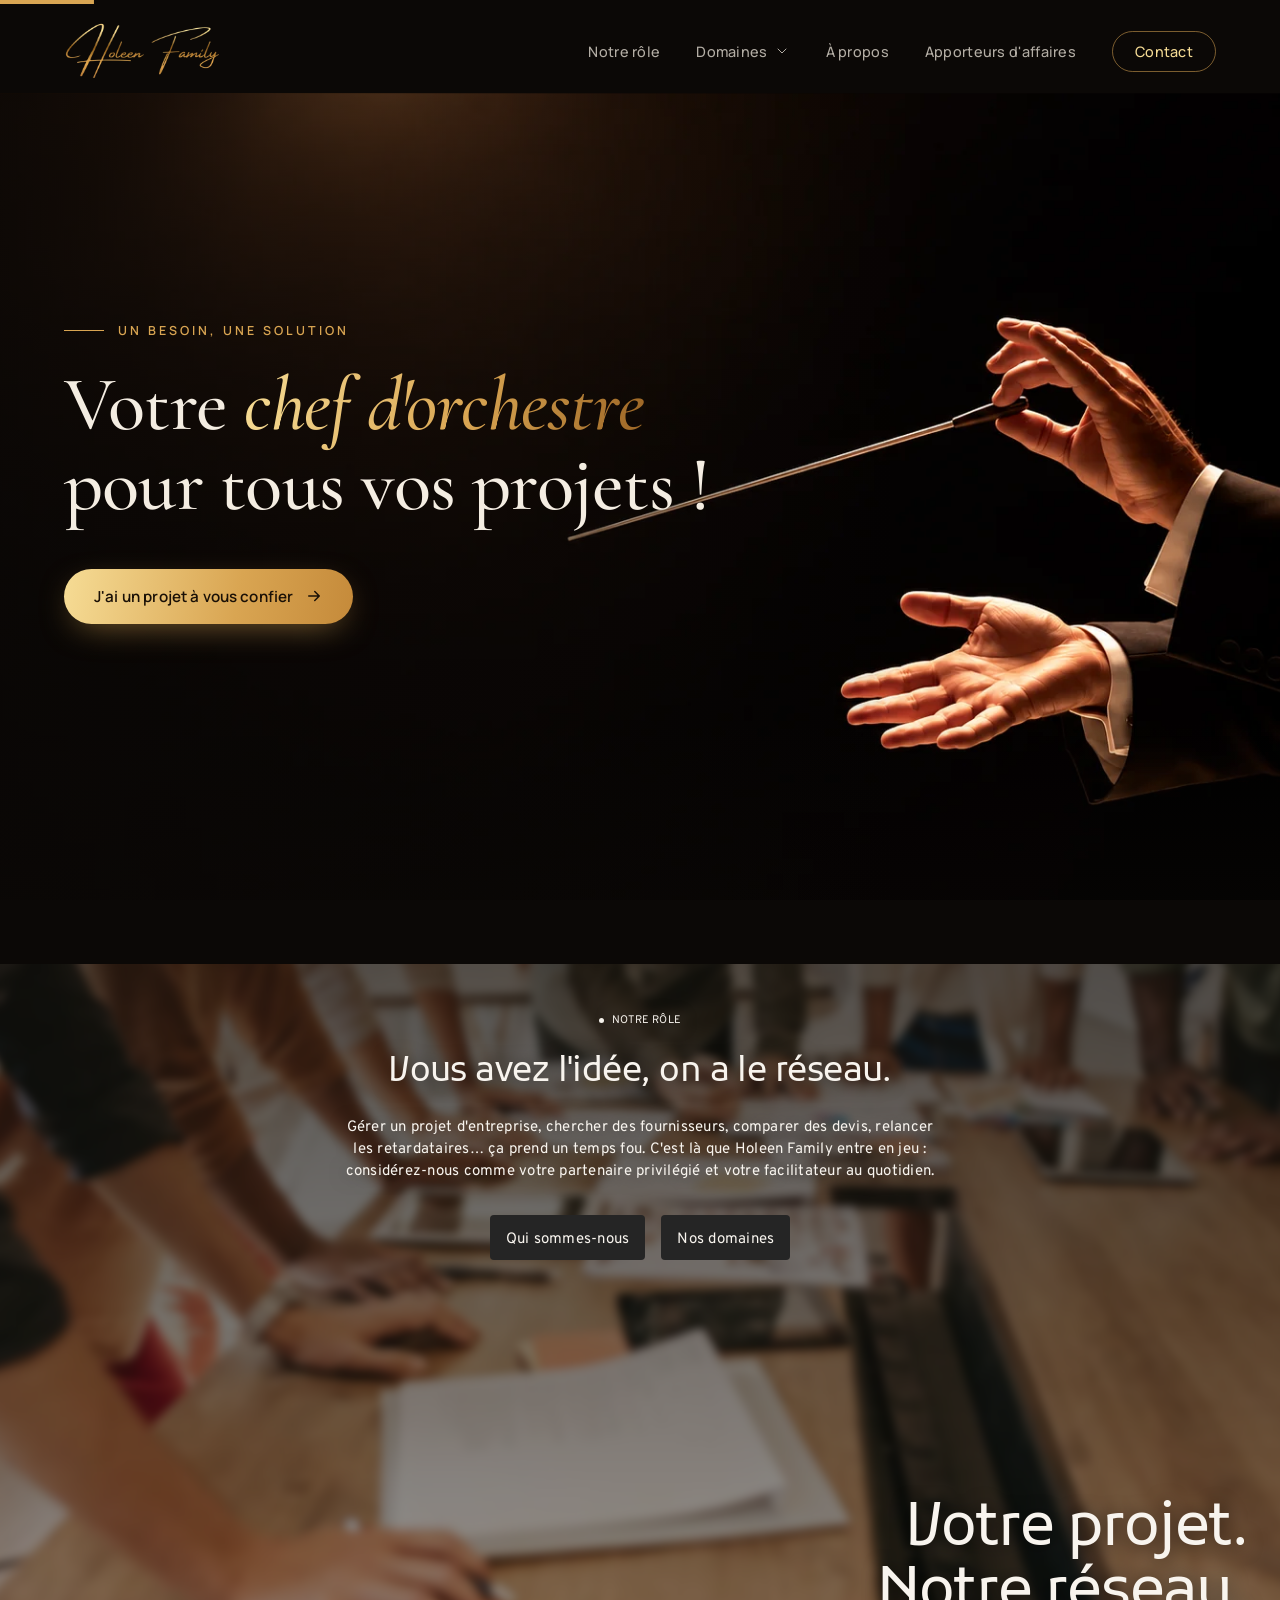
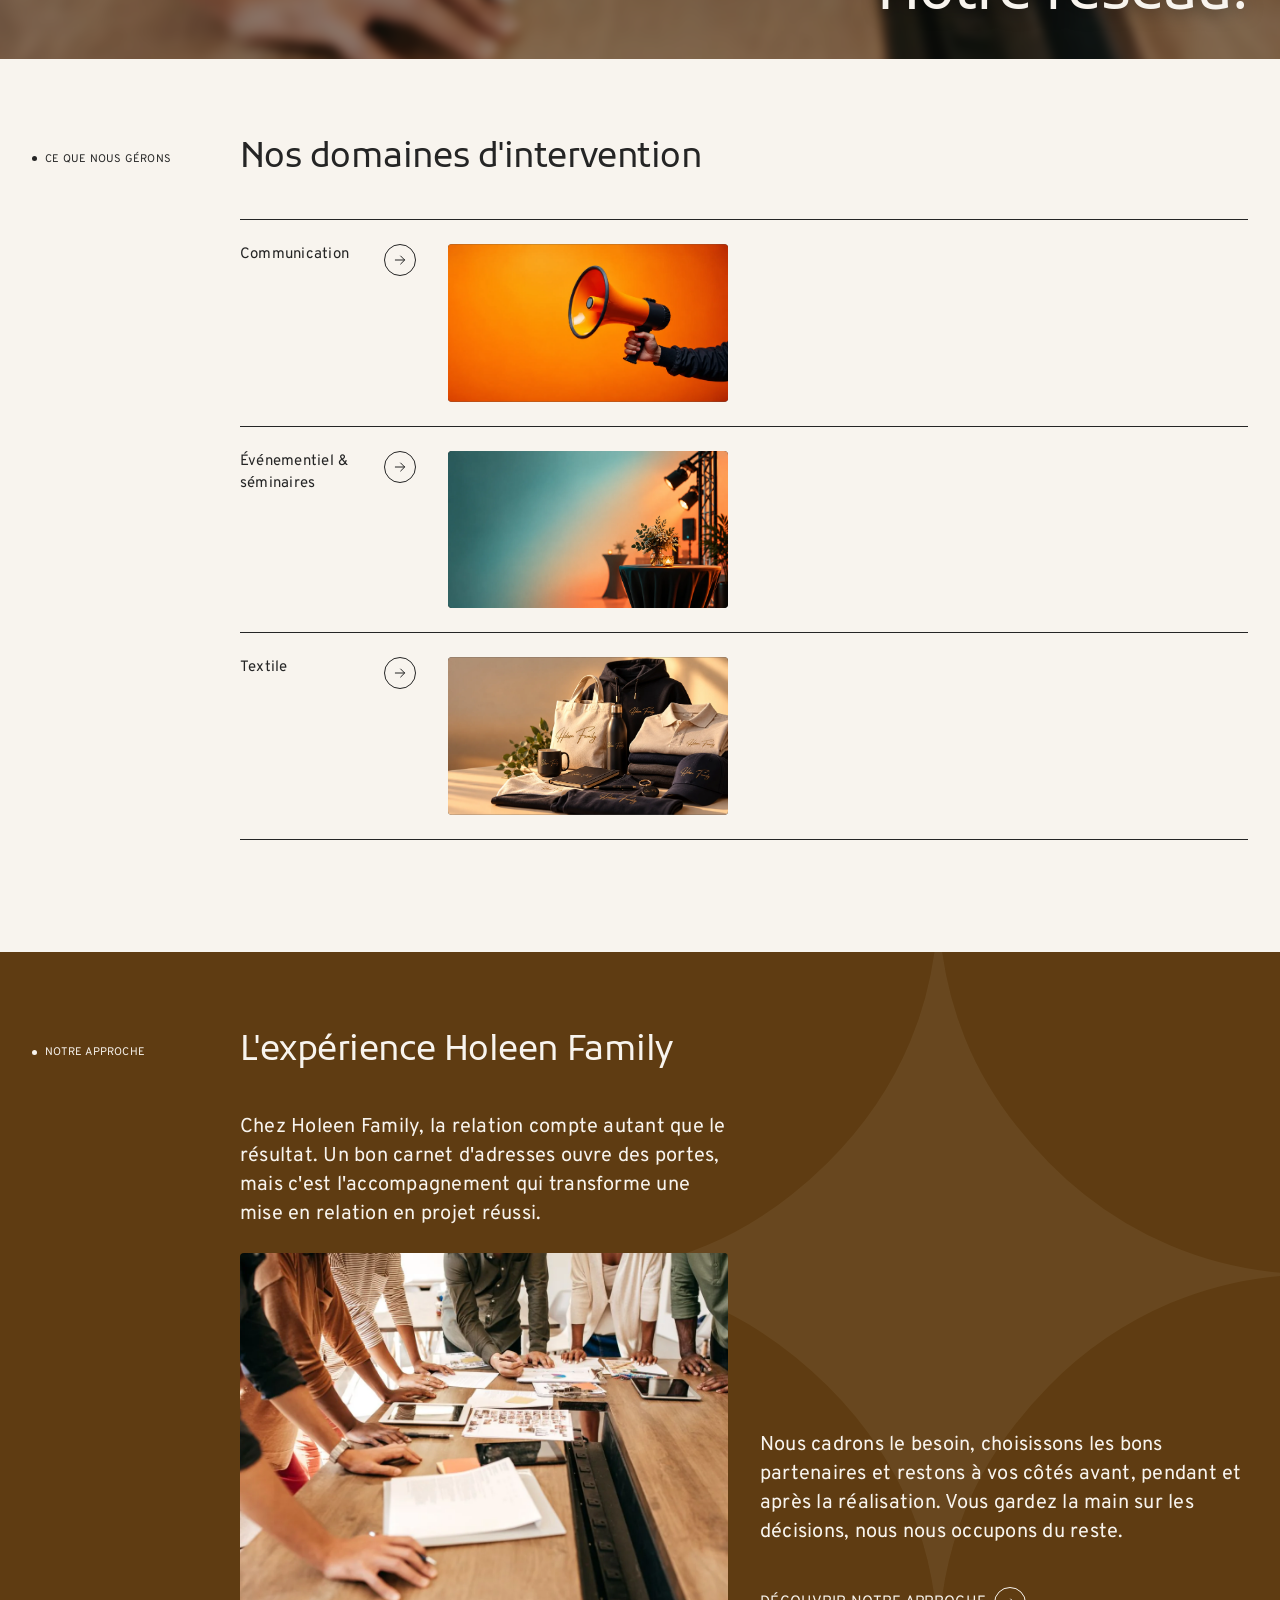
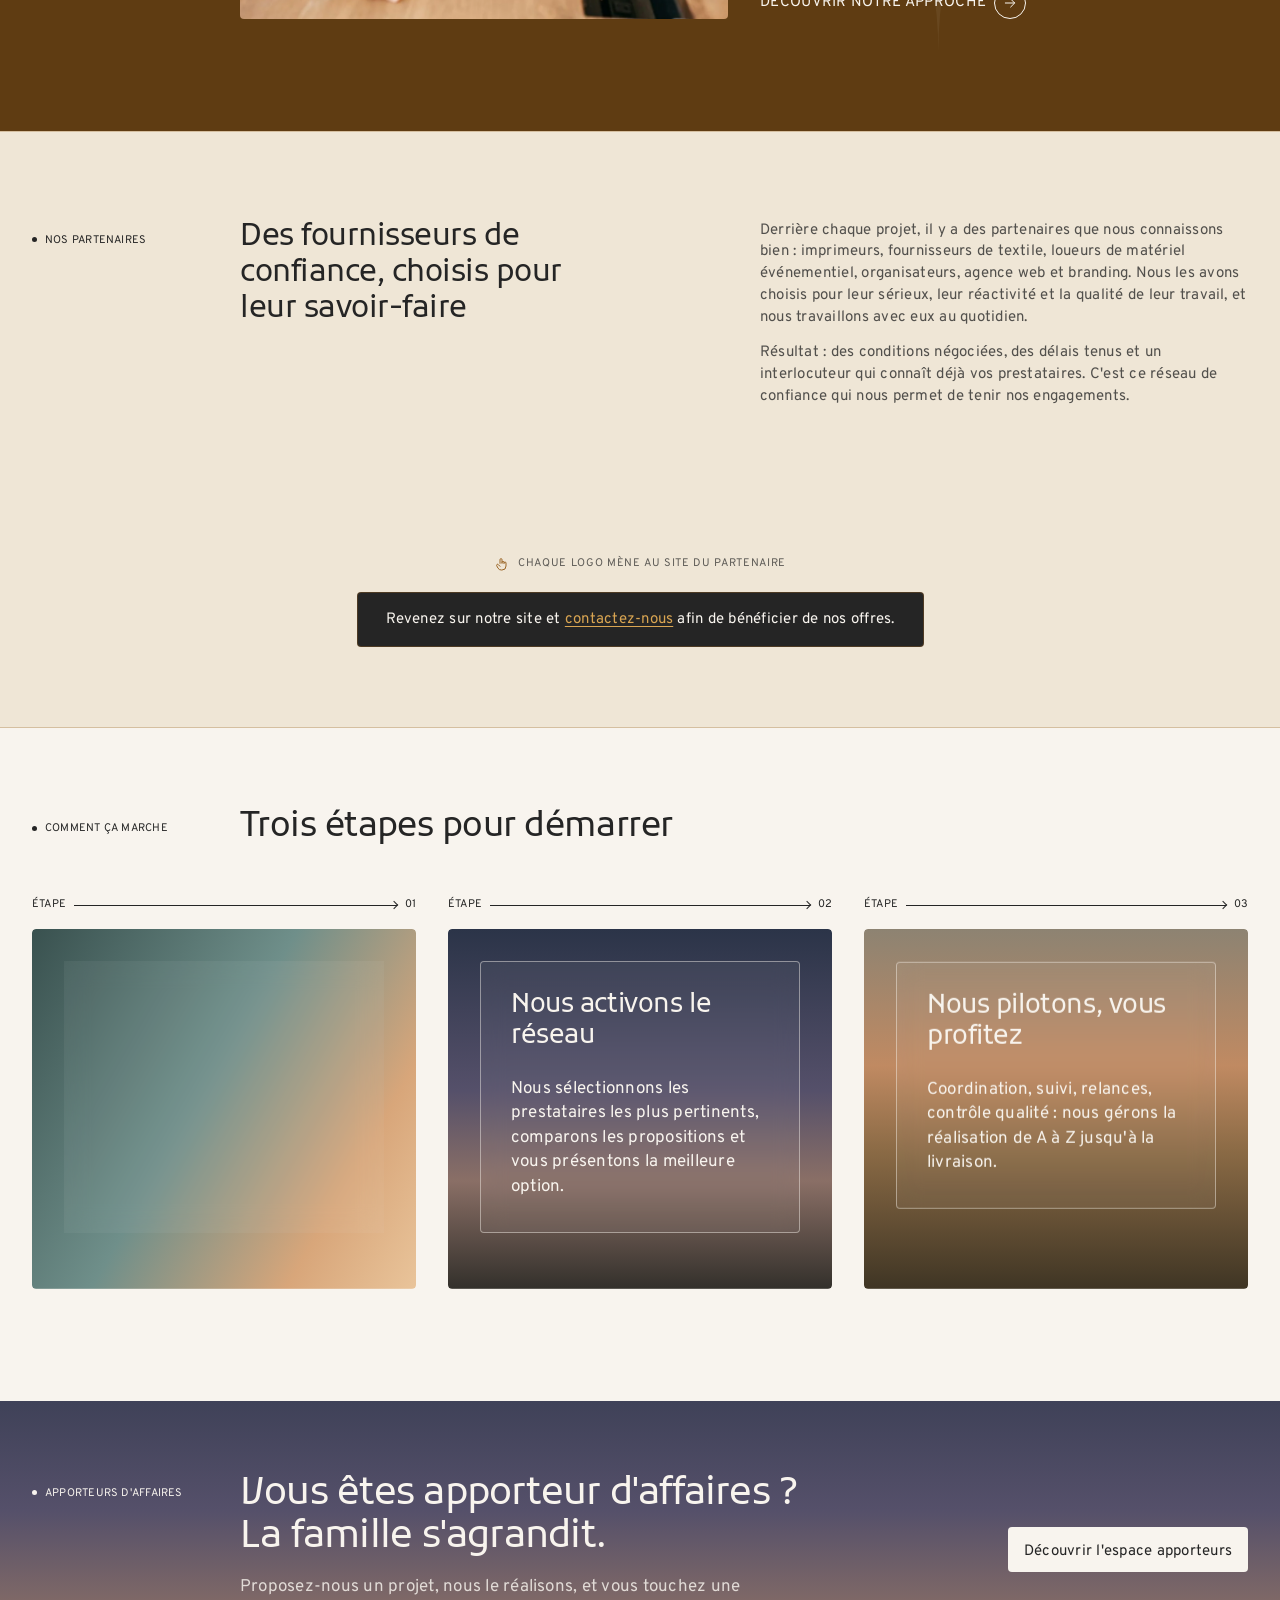
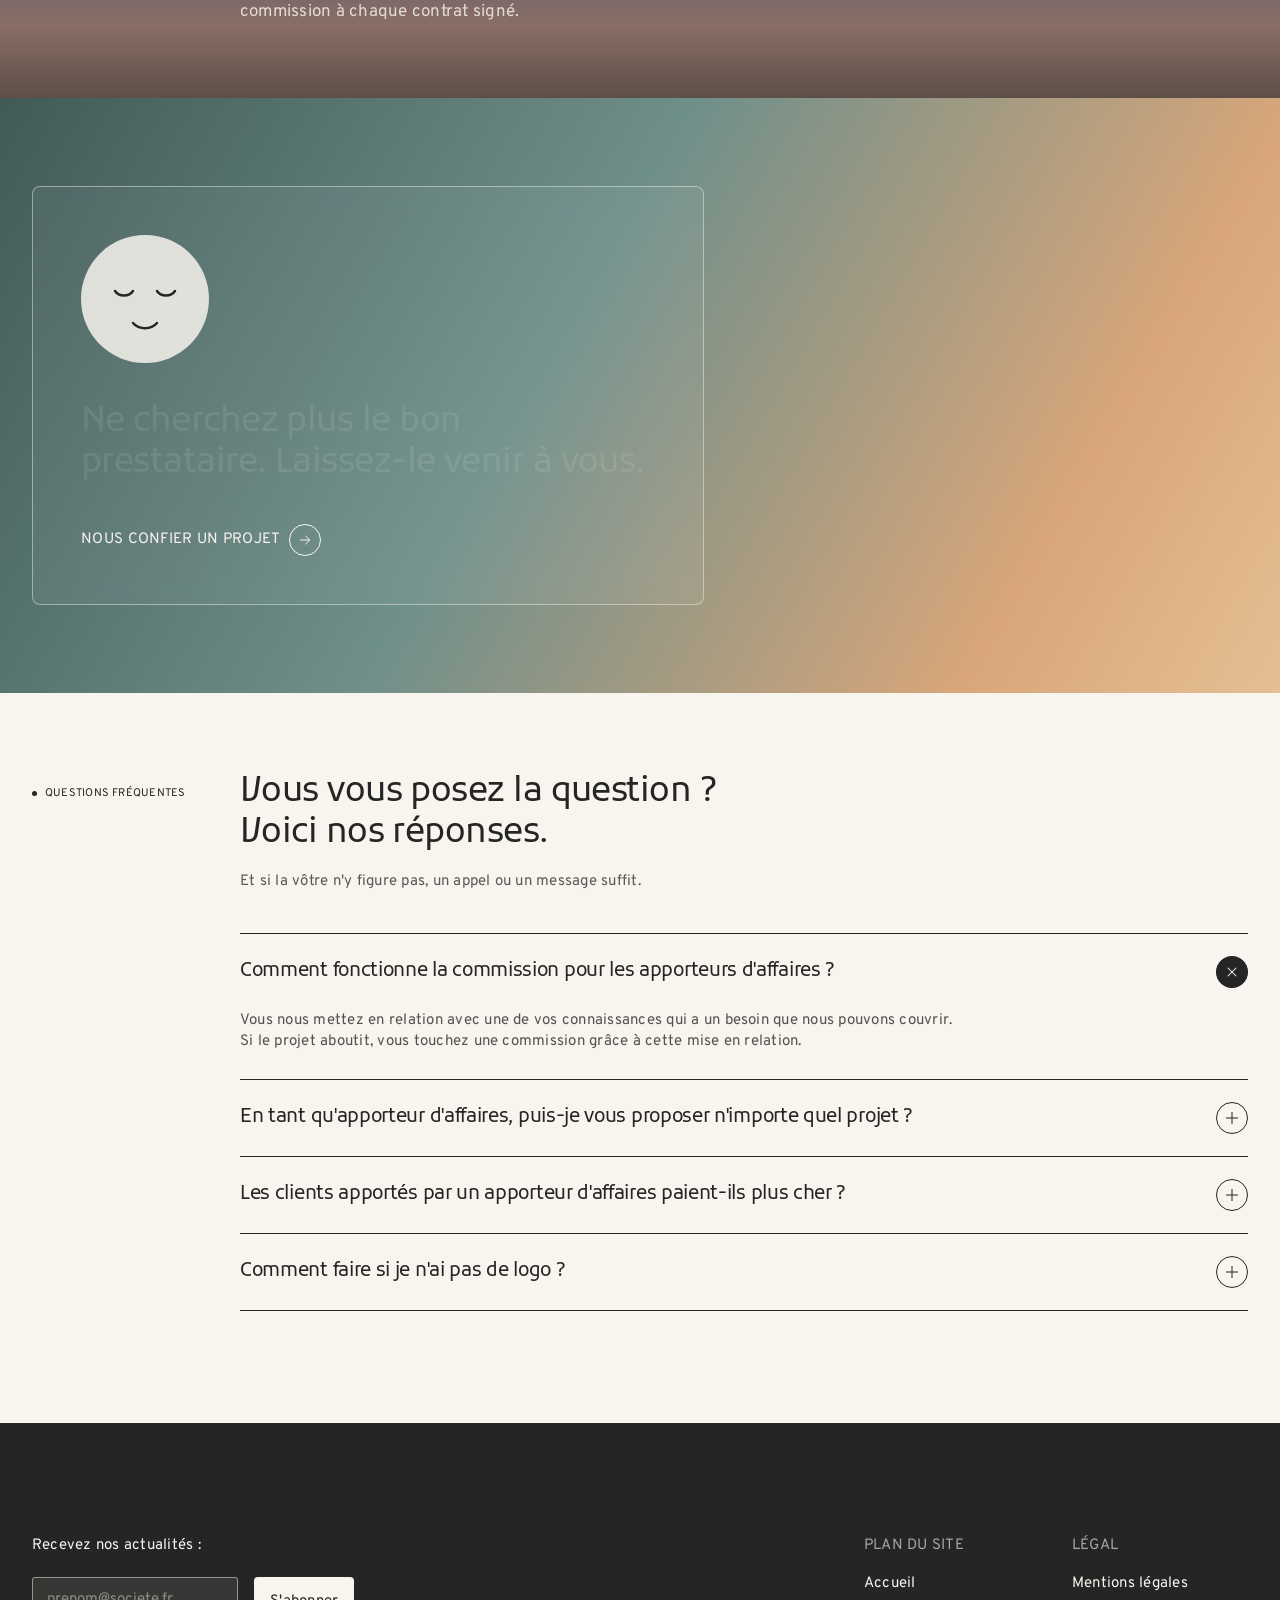
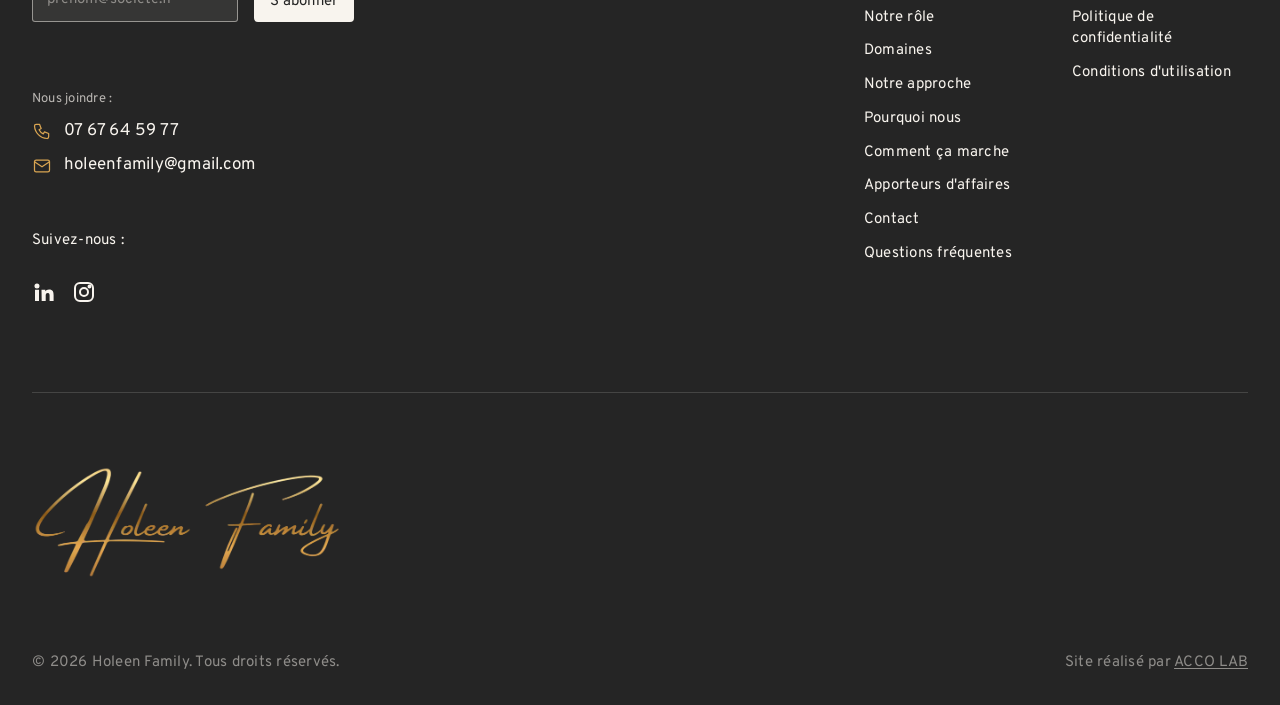
<file: index.html>
<!DOCTYPE html>
<html lang="fr">
<head>
  <meta charset="UTF-8">
  <meta name="viewport" content="width=device-width, initial-scale=1">
  <title>Holeen Family — Chef d'orchestre de tous vos projets : communication, événementiel, textile</title>
  <meta name="description" content="Gagnez du temps, économisez de l'argent et profitez de notre réseau. Quel que soit votre projet, nous pouvons vous accompagner grâce à nos partenaires triés sur le volet pour leur savoir-faire.">
  <meta name="robots" content="index, follow, max-image-preview:large">
  <link rel="canonical" href="https://holeen-family.com/">
  <meta property="og:type" content="website">
  <meta property="og:site_name" content="Holeen Family">
  <meta property="og:locale" content="fr_FR">
  <meta property="og:url" content="https://holeen-family.com/">
  <meta property="og:title" content="Holeen Family — Chef d&#x27;orchestre de vos projets d&#x27;entreprise : communication, événementiel, textile">
  <meta property="og:description" content="Gagnez du temps, économisez de l'argent et profitez de notre réseau. Quel que soit votre projet, nous pouvons vous accompagner grâce à nos partenaires triés sur le volet pour leur savoir-faire.">
  <meta property="og:image" content="https://holeen-family.com/og-image.jpg">
  <meta property="og:image:width" content="1200">
  <meta property="og:image:height" content="630">
  <meta name="twitter:card" content="summary_large_image">
  <meta name="twitter:title" content="Holeen Family — Chef d&#x27;orchestre de vos projets d&#x27;entreprise : communication, événementiel, textile">
  <meta name="twitter:description" content="Gagnez du temps, économisez de l'argent et profitez de notre réseau. Quel que soit votre projet, nous pouvons vous accompagner grâce à nos partenaires triés sur le volet pour leur savoir-faire.">
  <meta name="twitter:image" content="https://holeen-family.com/og-image.jpg">
  <meta name="theme-color" content="#0b0806">
  <link rel="icon" href="favicon.ico" sizes="48x48">
  <link rel="icon" href="favicon.svg" type="image/svg+xml">
  <link rel="apple-touch-icon" href="apple-touch-icon.png">
  <script type="application/ld+json">[{"@context": "https://schema.org", "@type": "Organization", "name": "Holeen Family", "url": "https://holeen-family.com/", "logo": "https://holeen-family.com/icon-512.png", "image": "https://holeen-family.com/og-image.jpg", "telephone": "+33767645977", "areaServed": "FR", "description": "Holeen Family met en relation les entreprises avec les bons prestataires : communication, événementiel, textile. Un seul interlocuteur."}, {"@context": "https://schema.org", "@type": "WebSite", "name": "Holeen Family", "url": "https://holeen-family.com/", "inLanguage": "fr-FR"}, {"@context": "https://schema.org", "@type": "FAQPage", "mainEntity": [{"@type": "Question", "name": "Comment fonctionne la commission pour les apporteurs d'affaires ?", "acceptedAnswer": {"@type": "Answer", "text": "Vous nous mettez en relation avec une de vos connaissances qui a un besoin que nous pouvons couvrir. Si le projet aboutit, vous touchez une commission grâce à cette mise en relation."}}, {"@type": "Question", "name": "En tant qu'apporteur d'affaires, puis-je vous proposer n'importe quel projet ?", "acceptedAnswer": {"@type": "Answer", "text": "Non. Partager une commission pour quelques t-shirts n'aurait aucun intérêt : le but est que chacun soit gagnant."}}, {"@type": "Question", "name": "Les clients apportés par un apporteur d'affaires paient-ils plus cher ?", "acceptedAnswer": {"@type": "Answer", "text": "Non. Le prix reste le même pour le client : nous réduisons simplement notre marge pour la partager avec l'apporteur d'affaires."}}, {"@type": "Question", "name": "Comment faire si je n'ai pas de logo ?", "acceptedAnswer": {"@type": "Answer", "text": "Ne vous inquiétez pas : notre équipe est en mesure de vous créer un logo."}}]}]</script>
  <link rel="stylesheet" href="fonts.css">
  <link rel="preload" as="image" href="header.webp">
  <style>
    :root {
      --noir: #0b0806;
      --or: #d9a552;
      --or-clair: #f6dc95;
      --or-fonce: #9a6424;
      --texte: #f4ede2;
      --texte-doux: rgba(244, 237, 226, .72);
      --gouttiere: clamp(20px, 5vw, 72px);
    }

    *, *::before, *::after { box-sizing: border-box; margin: 0; padding: 0; }

    body {
      background: var(--noir);
      color: var(--texte);
      font-family: "Manrope", system-ui, sans-serif;
      -webkit-font-smoothing: antialiased;
    }

    a { color: inherit; text-decoration: none; }

    /* ---------- Hero ---------- */
    .hero {
      position: relative;
      min-height: 100svh;
      display: flex;
      flex-direction: column;
      isolation: isolate;
      overflow: hidden;
    }

    .hero__fond {
      position: absolute;
      inset: 0;
      z-index: -2;
      background: var(--noir) url("header.webp") right center / cover no-repeat;
    }

    /* Assombrit la gauche pour la lisibilité du texte, laisse les mains visibles à droite */
    .hero__fond::after {
      content: "";
      position: absolute;
      inset: 0;
      background:
        linear-gradient(90deg, rgba(11, 8, 6, .82) 0%, rgba(11, 8, 6, .45) 45%, rgba(11, 8, 6, 0) 70%),
        linear-gradient(0deg, rgba(11, 8, 6, .7) 0%, rgba(11, 8, 6, 0) 30%);
    }

    /* ---------- Contenu ---------- */
    .hero__contenu {
      flex: 1;
      display: flex;
      flex-direction: column;
      justify-content: center;
      max-width: 960px;
      padding: 40px var(--gouttiere) 96px;
    }

    .hero__titre { max-width: 680px; }

    .hero__surtitre {
      display: inline-flex;
      align-items: center;
      gap: 14px;
      margin-bottom: 26px;
      font-size: .78rem;
      font-weight: 600;
      letter-spacing: .24em;
      text-transform: uppercase;
      color: var(--or);
    }

    .hero__surtitre::before {
      content: "";
      width: 40px;
      height: 1px;
      background: var(--or);
    }

    .hero__titre {
      font-family: "Cormorant Garamond", Georgia, serif;
      font-weight: 500;
      font-size: clamp(2.6rem, 6vw, 5rem);
      line-height: 1.04;
      letter-spacing: -.01em;
      text-wrap: balance;
    }

    .hero__titre em {
      font-style: italic;
      /* Reflet mobile par-dessus le dégradé or fixe */
      background:
        linear-gradient(120deg, rgba(255, 255, 255, 0) 35%, rgba(255, 250, 235, .95) 50%, rgba(255, 255, 255, 0) 65%) 150% center / 200% auto no-repeat,
        linear-gradient(100deg, var(--or-clair), var(--or) 55%, var(--or-fonce));
      -webkit-background-clip: text;
      background-clip: text;
      color: transparent;
      padding-right: .08em; /* évite de rogner l'italique */
    }

    @media (prefers-reduced-motion: no-preference) {
      .hero__titre em { animation: reflet 4.5s linear infinite; }

      /* Au survol : le reflet repart aussitôt, plus vite */
      .hero__titre:hover em { animation: reflet-survol 1.1s linear infinite; }
    }

    /* Le reflet traverse sur la première partie du cycle, puis pause hors champ */
    @keyframes reflet {
      0% { background-position: 150% center, 0 0; }
      45%, 100% { background-position: -50% center, 0 0; }
    }

    @keyframes reflet-survol {
      from { background-position: 150% center, 0 0; }
      to { background-position: -50% center, 0 0; }
    }

    .hero__texte {
      max-width: 560px;
      margin-top: 28px;
      font-size: clamp(1rem, 1.25vw, 1.125rem);
      line-height: 1.7;
      color: var(--texte-doux);
    }

    .hero__actions {
      display: flex;
      flex-wrap: wrap;
      gap: 14px;
      margin-top: 44px;
    }

    .btn {
      display: inline-flex;
      align-items: center;
      justify-content: center;
      gap: 12px;
      padding: 17px 30px;
      border-radius: 999px;
      font-size: .95rem;
      font-weight: 600;
      letter-spacing: .01em;
      transition: transform .25s, box-shadow .25s, background .25s, border-color .25s;
    }

    .btn svg {
      width: 18px;
      height: 18px;
      flex: none;
      transition: transform .25s;
    }

    .btn:hover { transform: translateY(-2px); }
    .btn:hover svg { transform: translateX(3px); }

    .btn--plein {
      background: linear-gradient(100deg, var(--or-clair), var(--or) 60%, #c58a3a);
      color: #1a1006;
      box-shadow: 0 10px 34px -12px rgba(217, 165, 82, .65);
    }

    .btn--plein:hover { box-shadow: 0 16px 40px -12px rgba(217, 165, 82, .8); }

    .btn--contour {
      border: 1px solid rgba(244, 237, 226, .3);
      background: rgba(11, 8, 6, .35);
      backdrop-filter: blur(6px);
      -webkit-backdrop-filter: blur(6px);
    }

    .btn--contour:hover {
      border-color: var(--or);
      color: var(--or-clair);
    }

    .btn:focus-visible {
      outline: 2px solid var(--or-clair);
      outline-offset: 4px;
    }

    /* ---------- Apparition ---------- */
    @media (prefers-reduced-motion: no-preference) {
      .hero__contenu > * {
        opacity: 0;
        transform: translateY(18px);
        animation: monter .9s cubic-bezier(.2, .7, .2, 1) forwards;
      }
      .hero__contenu > :nth-child(2) { animation-delay: .12s; }
      .hero__contenu > :nth-child(3) { animation-delay: .24s; }
      .hero__contenu > :nth-child(4) { animation-delay: .36s; }

      @keyframes monter {
        to { opacity: 1; transform: none; }
      }
    }

    /* ---------- Mobile ---------- */
    @media (max-width: 820px) {
      /* Les mains passent en haut, le texte en dessous */
      .hero__fond {
        background-size: auto 46%;
        background-position: right -24px;
      }

      .hero__fond::after {
        background: linear-gradient(0deg, var(--noir) 0%, var(--noir) 52%, rgba(11, 8, 6, 0) 72%);
      }

      .hero__contenu {
        justify-content: flex-end;
        padding-bottom: 56px;
      }

      .hero__actions { flex-direction: column; }
      .btn { width: 100%; padding: 16px 18px; font-size: .85rem; gap: 8px; }
    }
  </style>
  <link rel="stylesheet" href="menu.css">
  <link rel="stylesheet" href="sections.css">
</head>
<body>

  <header class="hero">
    <div class="hero__fond" aria-hidden="true"></div>

    <nav class="nav" aria-label="Navigation principale">
      <a class="nav__logo" href="index.html" aria-label="Holeen Family — Accueil">
        <img src="logo-nav.webp" alt="Holeen Family" width="460" height="170">
      </a>
      <ul class="nav__liens">
        <li class="nav__secondaire"><a href="#services">Notre rôle</a></li>
        <li class="deroulant">
          <button class="deroulant__bouton" type="button" aria-expanded="false" aria-controls="menu-domaines">
            Domaines
            <svg viewBox="0 0 24 24" fill="none" stroke="currentColor" stroke-width="1.5" stroke-linecap="round" stroke-linejoin="round" aria-hidden="true"><path d="M6 9l6 6 6-6"/></svg>
          </button>
          <div class="deroulant__volet" id="menu-domaines">
            <ul>
              <li><a href="communication.html"><span>01</span>Communication</a></li>
              <li><a href="evenementiel.html"><span>02</span>Événementiel</a></li>
              <li><a href="textile.html"><span>03</span>Textile</a></li>
            </ul>
            <a class="deroulant__tous" href="#domaines">Tous nos domaines →</a>
          </div>
        </li>
        <li class="nav__secondaire"><a href="#pourquoi">À propos</a></li>
        <li class="nav__secondaire"><a href="apporteurs.html">Apporteurs d'affaires</a></li>
        <li><a class="nav__contact" href="contact.html#coordonnees">Contact</a></li>
      </ul>
    </nav>

    <div class="hero__contenu">
      <p class="hero__surtitre">Un besoin, une solution</p>

      <h1 class="hero__titre">Votre <em>chef d'orchestre</em> pour tous vos projets&nbsp;!</h1>


      <div class="hero__actions">
        <a class="btn btn--plein" href="contact.html#projet">
          J'ai un projet à vous confier
          <svg viewBox="0 0 24 24" fill="none" stroke="currentColor" stroke-width="2" stroke-linecap="round" stroke-linejoin="round" aria-hidden="true"><path d="M5 12h14M13 6l6 6-6 6"/></svg>
        </a>
      </div>
    </div>
  </header>

  <div class="progression" aria-hidden="true"><div class="progression__barre"></div></div>

  <main class="site">

    <!-- 2. Ce que nous faisons -->
    <section class="s offre" id="services">
      <div class="offre__cadre">
        <div class="fond"><div class="fond__image offre__fond" role="img" aria-label="Une équipe autour d'une table qui travaille sur un projet" data-parallax data-parallax-start="-35" data-parallax-end="0" style="background-image:url(img-experience.webp)"></div></div>

        <div class="offre__entete">
          <p class="surtitre">Notre rôle</p>
          <h2 class="h2">Vous avez l'idée, on a le réseau.</h2>
          <p>
            Gérer un projet d'entreprise, chercher des fournisseurs, comparer des devis, relancer les retardataires…
            ça prend un temps fou. C'est là que Holeen Family entre en jeu : considérez-nous comme votre partenaire
            privilégié et votre facilitateur au quotidien.
          </p>
          <div class="offre__boutons">
            <a class="bouton" href="#pourquoi"><span class="bouton__texte">Qui sommes-nous</span></a>
            <a class="bouton" href="#domaines"><span class="bouton__texte">Nos domaines</span></a>
          </div>
        </div>


        <p class="offre__slogan">Votre projet.<br>Notre réseau.</p>
      </div>
    </section>

    <!-- 3. Domaines d'intervention -->
    <section class="s domaines" id="domaines">
      <div class="s__haut"></div>
      <div class="conteneur grille">
        <p class="surtitre domaines__surtitre">Ce que nous gérons</p>
        <h2 class="h2 domaines__titre">Nos domaines d'intervention</h2>
        <ul class="domaines__liste">
            <li class="domaine">
              <a class="domaine__nom" href="communication.html"><span>Communication</span><span class="lien__icone" aria-hidden="true"><svg viewBox="0 0 24 24" fill="none" stroke="currentColor" stroke-width="1.5" stroke-linecap="round" stroke-linejoin="round" aria-hidden="true"><path d="M5 12h14M13 6l6 6-6 6"/></svg></span></a>
              <div class="domaine__image"><img src="img-communication.webp" alt="Mégaphone orange tenu à bout de bras" loading="lazy" style="object-position:right center" width="1888" height="833"></div>
            </li>
            <li class="domaine">
              <a class="domaine__nom" href="evenementiel.html"><span>Événementiel &amp; séminaires</span><span class="lien__icone" aria-hidden="true"><svg viewBox="0 0 24 24" fill="none" stroke="currentColor" stroke-width="1.5" stroke-linecap="round" stroke-linejoin="round" aria-hidden="true"><path d="M5 12h14M13 6l6 6-6 6"/></svg></span></a>
              <div class="domaine__image"><img src="img-evenementiel.webp" alt="Table haute, projecteurs et décor d'une soirée" loading="lazy" style="object-position:right center" width="1672" height="941"></div>
            </li>
            <li class="domaine">
              <a class="domaine__nom" href="textile.html"><span>Textile</span><span class="lien__icone" aria-hidden="true"><svg viewBox="0 0 24 24" fill="none" stroke="currentColor" stroke-width="1.5" stroke-linecap="round" stroke-linejoin="round" aria-hidden="true"><path d="M5 12h14M13 6l6 6-6 6"/></svg></span></a>
              <div class="domaine__image"><img src="img-textile.webp" alt="Textile personnalisé : vêtements et tenues d'équipe" loading="lazy" style="object-position:right center" width="1671" height="941"></div>
            </li>
        </ul>
      </div>
      <div class="s__bas"></div>
    </section>

    <!-- 4. L'expérience Holeen Family -->
    <section class="s s--marque experience" id="experience">
      <span class="experience__filigrane" aria-hidden="true">✦</span>
      <div class="s__haut"></div>
      <div class="conteneur grille">
        <p class="surtitre experience__surtitre">Notre approche</p>
        <h2 class="h2 experience__titre">L'expérience Holeen Family</h2>
        <div class="experience__gauche">
          <p class="chapo" style="font-size:20px">
            Chez Holeen Family, la relation compte autant que le résultat. Un bon carnet d'adresses ouvre des portes,
            mais c'est l'accompagnement qui transforme une mise en relation en projet réussi.
          </p>
          <div class="experience__image"><img src="img-experience.webp" alt="Une équipe penchée sur des documents de travail autour d'une table" width="1254" height="836" loading="lazy" data-animate="scale-in"></div>
        </div>
        <div class="experience__droite">
          <p class="chapo" style="font-size:20px">
            Nous cadrons le besoin, choisissons les bons partenaires et restons à vos côtés avant, pendant et après
            la réalisation. Vous gardez la main sur les décisions, nous nous occupons du reste.
          </p>
          <a class="lien" href="#pourquoi">Découvrir notre approche<span class="lien__icone"><svg viewBox="0 0 24 24" fill="none" stroke="currentColor" stroke-width="1.5" stroke-linecap="round" stroke-linejoin="round" aria-hidden="true"><path d="M5 12h14M13 6l6 6-6 6"/></svg></span></a>
        </div>
      </div>
      <div class="s__bas"></div>
    </section>

    <!-- 4b. Nos partenaires -->
    <section class="s partenaires" id="partenaires">
      <div class="conteneur grille partenaires__entete">
        <p class="surtitre partenaires__surtitre">Nos partenaires</p>
        <h2 class="h2 partenaires__titre">Des fournisseurs de confiance, choisis pour leur savoir-faire</h2>
        <div class="partenaires__texte">
          <p>Derrière chaque projet, il y a des partenaires que nous connaissons bien : imprimeurs, fournisseurs de textile, loueurs de matériel événementiel, organisateurs, agence web et branding. Nous les avons choisis pour leur sérieux, leur réactivité et la qualité de leur travail, et nous travaillons avec eux au quotidien.</p>
          <p>Résultat : des conditions négociées, des délais tenus et un interlocuteur qui connaît déjà vos prestataires. C'est ce réseau de confiance qui nous permet de tenir nos engagements.</p>
        </div>
      </div>
      <div class="logos__piste logos__piste--partenaires">
          <div class="logos__panneau">
            <a href="https://www.toptex.fr/" target="_blank" rel="noopener"><img src="partenaire-toptex.svg" alt="TopTex" draggable="false" width="183" height="53"></a>
            <a href="https://www.exaprint.fr/" target="_blank" rel="noopener"><img src="partenaire-exaprint.svg" alt="Exaprint" draggable="false" width="175" height="50"></a>
            <a href="https://www.sud-organisation.fr/" target="_blank" rel="noopener"><img src="partenaire-sud-organisation.webp" alt="Sud Organisation" draggable="false" width="400" height="384"></a>
            <a href="https://www.imbretex.fr/" target="_blank" rel="noopener"><img src="partenaire-imbretex.webp" alt="Imbretex" draggable="false" width="230" height="129"></a>
            <a href="https://shop.ralawise.com/fr/" target="_blank" rel="noopener"><img src="partenaire-ralawise.webp" alt="Ralawise" draggable="false" width="711" height="300"></a>
            <a href="https://www.realisaprint.com/" target="_blank" rel="noopener"><img src="partenaire-realisaprint.svg" alt="Realisaprint" draggable="false" width="244" height="47"></a>
            <a href="https://frenchpadelshop.com/" target="_blank" rel="noopener"><img src="partenaire-french-padel-shop.webp" alt="French Padel Shop" draggable="false" width="320" height="320"></a>
            <a href="https://seridif.fr/" target="_blank" rel="noopener"><img src="partenaire-seridif.webp" alt="Seridif" draggable="false" width="275" height="151"></a>
            <a href="https://www.majestee.fr/" target="_blank" rel="noopener"><img src="partenaire-majestee.webp" alt="Majestée" draggable="false" width="720" height="134"></a>
            <a href="https://www.midocean.com/france/fr/eur/" target="_blank" rel="noopener"><img src="partenaire-midocean.svg" alt="Solo midocean" draggable="false" width="177" height="103"></a>
          </div>
          <div class="logos__panneau" aria-hidden="true">
            <a href="https://www.toptex.fr/" target="_blank" rel="noopener" tabindex="-1"><img src="partenaire-toptex.svg" alt="" draggable="false" width="183" height="53"></a>
            <a href="https://www.exaprint.fr/" target="_blank" rel="noopener" tabindex="-1"><img src="partenaire-exaprint.svg" alt="" draggable="false" width="175" height="50"></a>
            <a href="https://www.sud-organisation.fr/" target="_blank" rel="noopener" tabindex="-1"><img src="partenaire-sud-organisation.webp" alt="" draggable="false" width="400" height="384"></a>
            <a href="https://www.imbretex.fr/" target="_blank" rel="noopener" tabindex="-1"><img src="partenaire-imbretex.webp" alt="" draggable="false" width="230" height="129"></a>
            <a href="https://shop.ralawise.com/fr/" target="_blank" rel="noopener" tabindex="-1"><img src="partenaire-ralawise.webp" alt="" draggable="false" width="711" height="300"></a>
            <a href="https://www.realisaprint.com/" target="_blank" rel="noopener" tabindex="-1"><img src="partenaire-realisaprint.svg" alt="" draggable="false" width="244" height="47"></a>
            <a href="https://frenchpadelshop.com/" target="_blank" rel="noopener" tabindex="-1"><img src="partenaire-french-padel-shop.webp" alt="" draggable="false" width="320" height="320"></a>
            <a href="https://seridif.fr/" target="_blank" rel="noopener" tabindex="-1"><img src="partenaire-seridif.webp" alt="" draggable="false" width="275" height="151"></a>
            <a href="https://www.majestee.fr/" target="_blank" rel="noopener" tabindex="-1"><img src="partenaire-majestee.webp" alt="" draggable="false" width="720" height="134"></a>
            <a href="https://www.midocean.com/france/fr/eur/" target="_blank" rel="noopener" tabindex="-1"><img src="partenaire-midocean.svg" alt="" draggable="false" width="177" height="103"></a>
          </div>
          <div class="logos__panneau" aria-hidden="true">
            <a href="https://www.toptex.fr/" target="_blank" rel="noopener" tabindex="-1"><img src="partenaire-toptex.svg" alt="" draggable="false" width="183" height="53"></a>
            <a href="https://www.exaprint.fr/" target="_blank" rel="noopener" tabindex="-1"><img src="partenaire-exaprint.svg" alt="" draggable="false" width="175" height="50"></a>
            <a href="https://www.sud-organisation.fr/" target="_blank" rel="noopener" tabindex="-1"><img src="partenaire-sud-organisation.webp" alt="" draggable="false" width="400" height="384"></a>
            <a href="https://www.imbretex.fr/" target="_blank" rel="noopener" tabindex="-1"><img src="partenaire-imbretex.webp" alt="" draggable="false" width="230" height="129"></a>
            <a href="https://shop.ralawise.com/fr/" target="_blank" rel="noopener" tabindex="-1"><img src="partenaire-ralawise.webp" alt="" draggable="false" width="711" height="300"></a>
            <a href="https://www.realisaprint.com/" target="_blank" rel="noopener" tabindex="-1"><img src="partenaire-realisaprint.svg" alt="" draggable="false" width="244" height="47"></a>
            <a href="https://frenchpadelshop.com/" target="_blank" rel="noopener" tabindex="-1"><img src="partenaire-french-padel-shop.webp" alt="" draggable="false" width="320" height="320"></a>
            <a href="https://seridif.fr/" target="_blank" rel="noopener" tabindex="-1"><img src="partenaire-seridif.webp" alt="" draggable="false" width="275" height="151"></a>
            <a href="https://www.majestee.fr/" target="_blank" rel="noopener" tabindex="-1"><img src="partenaire-majestee.webp" alt="" draggable="false" width="720" height="134"></a>
            <a href="https://www.midocean.com/france/fr/eur/" target="_blank" rel="noopener" tabindex="-1"><img src="partenaire-midocean.svg" alt="" draggable="false" width="177" height="103"></a>
          </div>
      </div>
      <p class="partenaires__indice"><svg viewBox="0 0 24 24" fill="none" stroke="currentColor" stroke-width="1.5" stroke-linecap="round" stroke-linejoin="round" aria-hidden="true"><path d="M9 11V5.5a1.5 1.5 0 0 1 3 0V11m0-1.5a1.5 1.5 0 0 1 3 0V11m0-.5a1.5 1.5 0 0 1 3 0V15a6 6 0 0 1-6 6h-1a6 6 0 0 1-5-2.7L4 14.5a1.5 1.5 0 0 1 2.5-1.6L9 15.5"/></svg>Chaque logo mène au site du partenaire</p>
      <p class="partenaires__avantage">Revenez sur notre site et <a href="contact.html#coordonnees">contactez-nous</a> afin de bénéficier de nos offres.</p>
    </section>

    <!-- 7. Processus -->
    <section class="s processus" id="processus">
      <div class="s__haut"></div>
      <div class="conteneur grille" data-animate="stagger-up">
        <p class="surtitre processus__surtitre">Comment ça marche</p>
        <h2 class="h2 processus__titre">Trois étapes pour démarrer</h2>
        <div class="processus__etapes">
            <div class="etape">
              <div class="etape__rang"><span>Étape</span><i></i><span>01</span></div>
              <div class="etape__carte">
                <div class="fond"><div class="fond__image vide vide--mer"></div></div>
                <div class="etape__verre verre" data-animate="stagger-up-item">
                  <h3 class="h3">Parlez-nous de votre projet</h3>
                  <p>Un premier échange, gratuit et sans engagement. Nous écoutons votre besoin, vos contraintes, votre budget et vos délais.</p>
                </div>
              </div>
            </div>
            <div class="etape">
              <div class="etape__rang"><span>Étape</span><i></i><span>02</span></div>
              <div class="etape__carte">
                <div class="fond"><div class="fond__image vide vide--nuit"></div></div>
                <div class="etape__verre verre" data-animate="stagger-up-item">
                  <h3 class="h3">Nous activons le réseau</h3>
                  <p>Nous sélectionnons les prestataires les plus pertinents, comparons les propositions et vous présentons la meilleure option.</p>
                </div>
              </div>
            </div>
            <div class="etape">
              <div class="etape__rang"><span>Étape</span><i></i><span>03</span></div>
              <div class="etape__carte">
                <div class="fond"><div class="fond__image vide vide--ciel"></div></div>
                <div class="etape__verre verre" data-animate="stagger-up-item">
                  <h3 class="h3">Nous pilotons, vous profitez</h3>
                  <p>Coordination, suivi, relances, contrôle qualité : nous gérons la réalisation de A à Z jusqu'à la livraison.</p>
                </div>
              </div>
            </div>
        </div>
      </div>
      <div class="s__bas"></div>
    </section>

    <!-- 6. Apporteurs d'affaires (bande courte) -->
    <section class="s s--sombre famille" id="apporteurs">
      <div class="famille__cadre">
        <div class="fond"><div class="fond__image vide vide--nuit" data-parallax data-parallax-start="-35" data-parallax-end="0"></div></div>
        <div class="conteneur grille">
          <p class="surtitre famille__surtitre">Apporteurs d'affaires</p>
          <div class="famille__gauche">
            <h2 class="h2 famille__titre">Vous êtes apporteur d'affaires&nbsp;? La famille s'agrandit.</h2>
            <p class="famille__chapo">Proposez-nous un projet, nous le réalisons, et vous touchez une commission à chaque contrat signé.</p>
          </div>
          <div class="famille__droite">
            <a class="bouton bouton--clair bouton--grand" href="apporteurs.html"><span class="bouton__texte">Découvrir l'espace apporteurs</span></a>
          </div>
        </div>
      </div>
    </section>

    <!-- 8. Appel à l'action -->
    <section class="s s--sombre" id="contact">
      <div class="appel">
        <div class="fond"><div class="fond__image vide vide--mer" data-parallax data-parallax-start="-35" data-parallax-end="0"></div></div>
        <div class="appel__carte verre">
          <div class="appel__haut">
            <svg viewBox="0 0 128 128" aria-hidden="true"><circle cx="64" cy="64" r="64" fill="rgba(248,244,238,.85)"/><g fill="none" stroke="#252525" stroke-width="2.5" stroke-linecap="round"><path d="M34 56c4 6 14 6 18 0M76 56c4 6 14 6 18 0M52 88c6 7 18 7 24 0"/></g></svg>
          </div>
          <p class="appel__phrase" data-highlight-text>Ne cherchez plus le bon prestataire. Laissez-le venir à vous.</p>
          <a class="lien" href="contact.html#projet">Nous confier un projet<span class="lien__icone"><svg viewBox="0 0 24 24" fill="none" stroke="currentColor" stroke-width="1.5" stroke-linecap="round" stroke-linejoin="round" aria-hidden="true"><path d="M5 12h14M13 6l6 6-6 6"/></svg></span></a>
        </div>
      </div>
    </section>

    <!-- 9. Questions fréquentes -->
    <section class="s faq" id="faq">
      <div class="s__haut"></div>
      <div class="conteneur grille">
        <p class="surtitre faq__surtitre">Questions fréquentes</p>
        <div class="faq__entete">
          <h2 class="h2">Vous vous posez la question ? Voici nos réponses.</h2>
          <p>Et si la vôtre n'y figure pas, un appel ou un message suffit.</p>
        </div>
        <div class="faq__liste">
          <details class="faq__item" open>
            <summary class="faq__question"><span class="h3">Comment fonctionne la commission pour les apporteurs d'affaires ?</span><span class="faq__icone" aria-hidden="true"></span></summary>
            <div class="faq__reponse"><p>Vous nous mettez en relation avec une de vos connaissances qui a un besoin que nous pouvons couvrir. Si le projet aboutit, vous touchez une commission grâce à cette mise en relation.</p></div>
          </details>
          <details class="faq__item">
            <summary class="faq__question"><span class="h3">En tant qu'apporteur d'affaires, puis-je vous proposer n'importe quel projet ?</span><span class="faq__icone" aria-hidden="true"></span></summary>
            <div class="faq__reponse"><p>Non. Partager une commission pour quelques t-shirts n'aurait aucun intérêt : le but est que chacun soit gagnant.</p></div>
          </details>
          <details class="faq__item">
            <summary class="faq__question"><span class="h3">Les clients apportés par un apporteur d'affaires paient-ils plus cher ?</span><span class="faq__icone" aria-hidden="true"></span></summary>
            <div class="faq__reponse"><p>Non. Le prix reste le même pour le client : nous réduisons simplement notre marge pour la partager avec l'apporteur d'affaires.</p></div>
          </details>
          <details class="faq__item">
            <summary class="faq__question"><span class="h3">Comment faire si je n'ai pas de logo ?</span><span class="faq__icone" aria-hidden="true"></span></summary>
            <div class="faq__reponse"><p>Ne vous inquiétez pas : notre équipe est en mesure de vous créer un logo.</p></div>
          </details>
        </div>
      </div>
      <div class="s__bas"></div>
    </section>

    <!-- 10. Pied de page -->
    <footer class="pied">
      <div class="grille pied__haut">
        <div class="pied__lettre">
          <label for="lettre-email">Recevez nos actualités :</label>
          <form onsubmit="return false">
            <input id="lettre-email" type="email" placeholder="prenom@societe.fr" autocomplete="email">
            <button class="bouton bouton--clair" type="submit"><span class="bouton__texte">S'abonner</span></button>
          </form>
          <div class="direct" style="margin-top:48px">
            <p class="direct__intro">Nous joindre :</p>
            <a class="direct__ligne" href="tel:+33767645977"><svg viewBox="0 0 24 24" fill="none" stroke="currentColor" stroke-width="1.5" stroke-linecap="round" stroke-linejoin="round" aria-hidden="true"><path d="M5 4h4l2 5-2.5 1.5a11 11 0 0 0 5 5L15 13l5 2v4a2 2 0 0 1-2 2A16 16 0 0 1 3 6a2 2 0 0 1 2-2z"/></svg><span>07 67 64 59 77</span></a>
            <a class="direct__ligne" href="mailto:holeenfamily@gmail.com"><svg viewBox="0 0 24 24" fill="none" stroke="currentColor" stroke-width="1.5" stroke-linecap="round" stroke-linejoin="round" aria-hidden="true"><rect x="3" y="5" width="18" height="14" rx="2"/><path d="M3 7l9 6 9-6"/></svg><span>holeenfamily@gmail.com</span></a>
          </div>
          <p style="margin-top:32px">Suivez-nous :</p>
          <div class="pied__reseaux">
            <a href="https://www.linkedin.com/in/mickael-klai-6bb231410" target="_blank" rel="noopener" aria-label="LinkedIn"><svg viewBox="0 0 24 24" fill="currentColor"><path d="M4.98 3.5a2.5 2.5 0 1 1 0 5 2.5 2.5 0 0 1 0-5zM3 9.75h4V21H3zM9.5 9.75h3.8v1.6h.06c.53-1 1.84-1.9 3.64-1.9 3.9 0 4.6 2.4 4.6 5.6V21h-4v-5.2c0-1.3 0-2.9-1.8-2.9s-2.1 1.4-2.1 2.8V21h-4z"/></svg></a>
            <a href="https://www.instagram.com/holeen_family" target="_blank" rel="noopener" aria-label="Instagram"><svg viewBox="0 0 24 24" fill="none" stroke="currentColor" stroke-width="2"><rect x="3" y="3" width="18" height="18" rx="5"/><circle cx="12" cy="12" r="4"/><circle cx="17.5" cy="6.5" r="1" fill="currentColor"/></svg></a>
          </div>
        </div>
        <nav class="pied__plan" aria-label="Plan du site">
          <h2>Plan du site</h2>
          <ul>
            <li><a href="#">Accueil</a></li>
            <li><a href="#services">Notre rôle</a></li>
            <li><a href="#domaines">Domaines</a></li>
            <li><a href="#experience">Notre approche</a></li>
            <li><a href="#pourquoi">Pourquoi nous</a></li>
            <li><a href="#processus">Comment ça marche</a></li>
            <li><a href="apporteurs.html">Apporteurs d'affaires</a></li>
            <li><a href="#contact">Contact</a></li>
            <li><a href="#faq">Questions fréquentes</a></li>
          </ul>
        </nav>
        <nav class="pied__legal" aria-label="Mentions">
          <h2>Légal</h2>
          <ul>
            <li><a href="mentions-legales.html">Mentions légales</a></li>
            <li><a href="confidentialite.html">Politique de confidentialité</a></li>
            <li><a href="cgu.html">Conditions d'utilisation</a></li>
          </ul>
        </nav>
      </div>
      <div class="pied__marque">
        <img src="logo-pied.webp" alt="Holeen Family" width="700" height="259" loading="lazy">
      </div>
      <div class="pied__bas">
        <p>© <span id="annee">2026</span> Holeen Family. Tous droits réservés.</p>
        <p class="footer__credit">Site réalisé par <a href="https://acco-lab.fr/" target="_blank" rel="noopener">ACCO LAB</a></p>
      </div>
    </footer>
  </main>

  <!-- Fenêtre « Pourquoi nous » : s'ouvre depuis « Découvrir notre approche » et les liens #pourquoi -->
  <div class="fenetre" id="pourquoi" role="dialog" aria-modal="true" aria-labelledby="pourquoi-titre" hidden>
    <div class="fenetre__voile" data-fenetre-fermer></div>
    <div class="fenetre__cadre" data-lenis-prevent>
      <button class="fenetre__fermer" type="button" aria-label="Fermer" data-fenetre-fermer>
        <svg viewBox="0 0 24 24" fill="none" stroke="currentColor" stroke-width="1.5" stroke-linecap="round" aria-hidden="true"><path d="M6 6l12 12M18 6L6 18"/></svg>
      </button>
      <div class="fenetre__contenu site">
    <!-- 5. Pourquoi nous -->
    <section class="s pourquoi">
      <div class="conteneur grille">
        <p class="surtitre pourquoi__surtitre">Pourquoi nous choisir</p>
        <div class="pourquoi__entete">
          <h2 class="h2" id="pourquoi-titre">Un réseau large, un suivi sur mesure</h2>
        </div>
        <div class="pourquoi__cartes">
            <article class="pourquoi__carte">
              <div class="pourquoi__carte-haut">
                <h3 class="h3">Un réseau très large</h3>
                <svg viewBox="0 0 24 24" fill="none" stroke="currentColor" stroke-width="1.5" stroke-linecap="round" stroke-linejoin="round" aria-hidden="true"><path d="M12 3l9 5v8l-9 5-9-5V8z"/><path d="M12 12l9-4M12 12v9M12 12L3 8"/></svg>
              </div>
              <ul><li>Grands groupes et indépendants</li><li>Tous secteurs d'activité</li><li>Prestataires testés et approuvés</li></ul>
            </article>
            <article class="pourquoi__carte">
              <div class="pourquoi__carte-haut">
                <h3 class="h3">Du temps gagné</h3>
                <svg viewBox="0 0 24 24" fill="none" stroke="currentColor" stroke-width="1.5" stroke-linecap="round" stroke-linejoin="round" aria-hidden="true"><circle cx="12" cy="12" r="9"/><path d="M12 7v5l3 2"/></svg>
              </div>
              <ul><li>Un seul interlocuteur</li><li>Devis comparés pour vous</li><li>Relances prises en charge</li></ul>
            </article>
            <article class="pourquoi__carte">
              <div class="pourquoi__carte-haut">
                <h3 class="h3">Des économies réelles</h3>
                <svg viewBox="0 0 24 24" fill="none" stroke="currentColor" stroke-width="1.5" stroke-linecap="round" stroke-linejoin="round" aria-hidden="true"><path d="M17 7.5A6 6 0 1 0 17 16.5M5 10.5h8M5 13.5h8"/></svg>
              </div>
              <ul><li>Tarifs négociés</li><li>Meilleur rapport qualité / prix</li><li>Budget maîtrisé de bout en bout</li></ul>
            </article>
            <article class="pourquoi__carte">
              <div class="pourquoi__carte-haut">
                <h3 class="h3">Un pilotage complet</h3>
                <svg viewBox="0 0 24 24" fill="none" stroke="currentColor" stroke-width="1.5" stroke-linecap="round" stroke-linejoin="round" aria-hidden="true"><path d="M4 6h10M18 6h2M4 12h2M10 12h10M4 18h8M16 18h4"/><circle cx="16" cy="6" r="2"/><circle cx="8" cy="12" r="2"/><circle cx="14" cy="18" r="2"/></svg>
              </div>
              <ul><li>Cadrage du besoin</li><li>Coordination des intervenants</li><li>Suivi des délais</li></ul>
            </article>
        </div>
        <div class="pourquoi__note">
          <a class="lien" href="contact.html#projet">Nous confier un projet<span class="lien__icone"><svg viewBox="0 0 24 24" fill="none" stroke="currentColor" stroke-width="1.5" stroke-linecap="round" stroke-linejoin="round" aria-hidden="true"><path d="M5 12h14M13 6l6 6-6 6"/></svg></span></a>
        </div>
      </div>
    </section>

      </div>
    </div>
  </div>

  <canvas id="etincelles" aria-hidden="true" style="position:fixed;inset:0;width:100%;height:100%;pointer-events:none;z-index:9999"></canvas>

  <script src="menu.js"></script>
  <script src="etincelles.js"></script>

  <script src="vendor/gsap.min.js"></script>
  <script src="vendor/ScrollTrigger.min.js"></script>
  <script src="vendor/Observer.min.js"></script>
  <script src="vendor/SplitText.min.js"></script>
  <script src="vendor/lenis.min.js"></script>
  <script src="sections.js"></script>
</body>
</html>
</file>
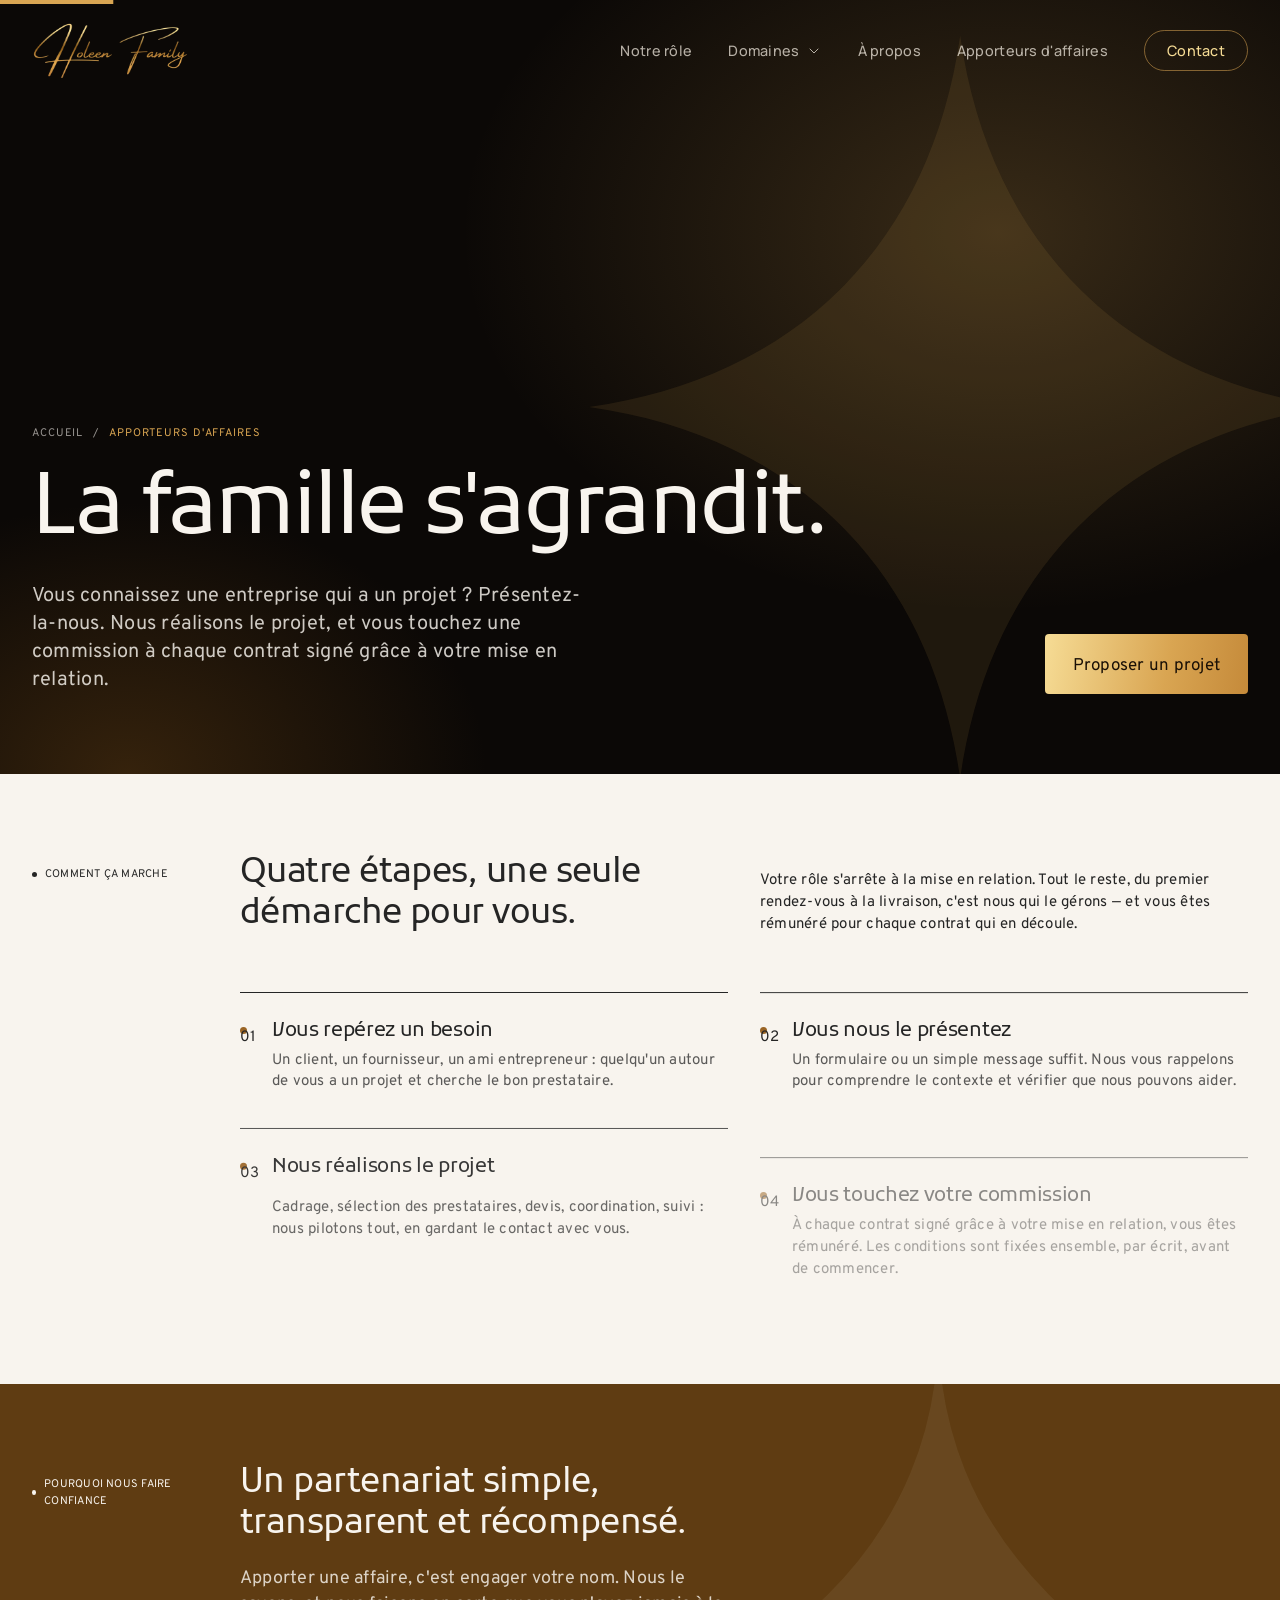
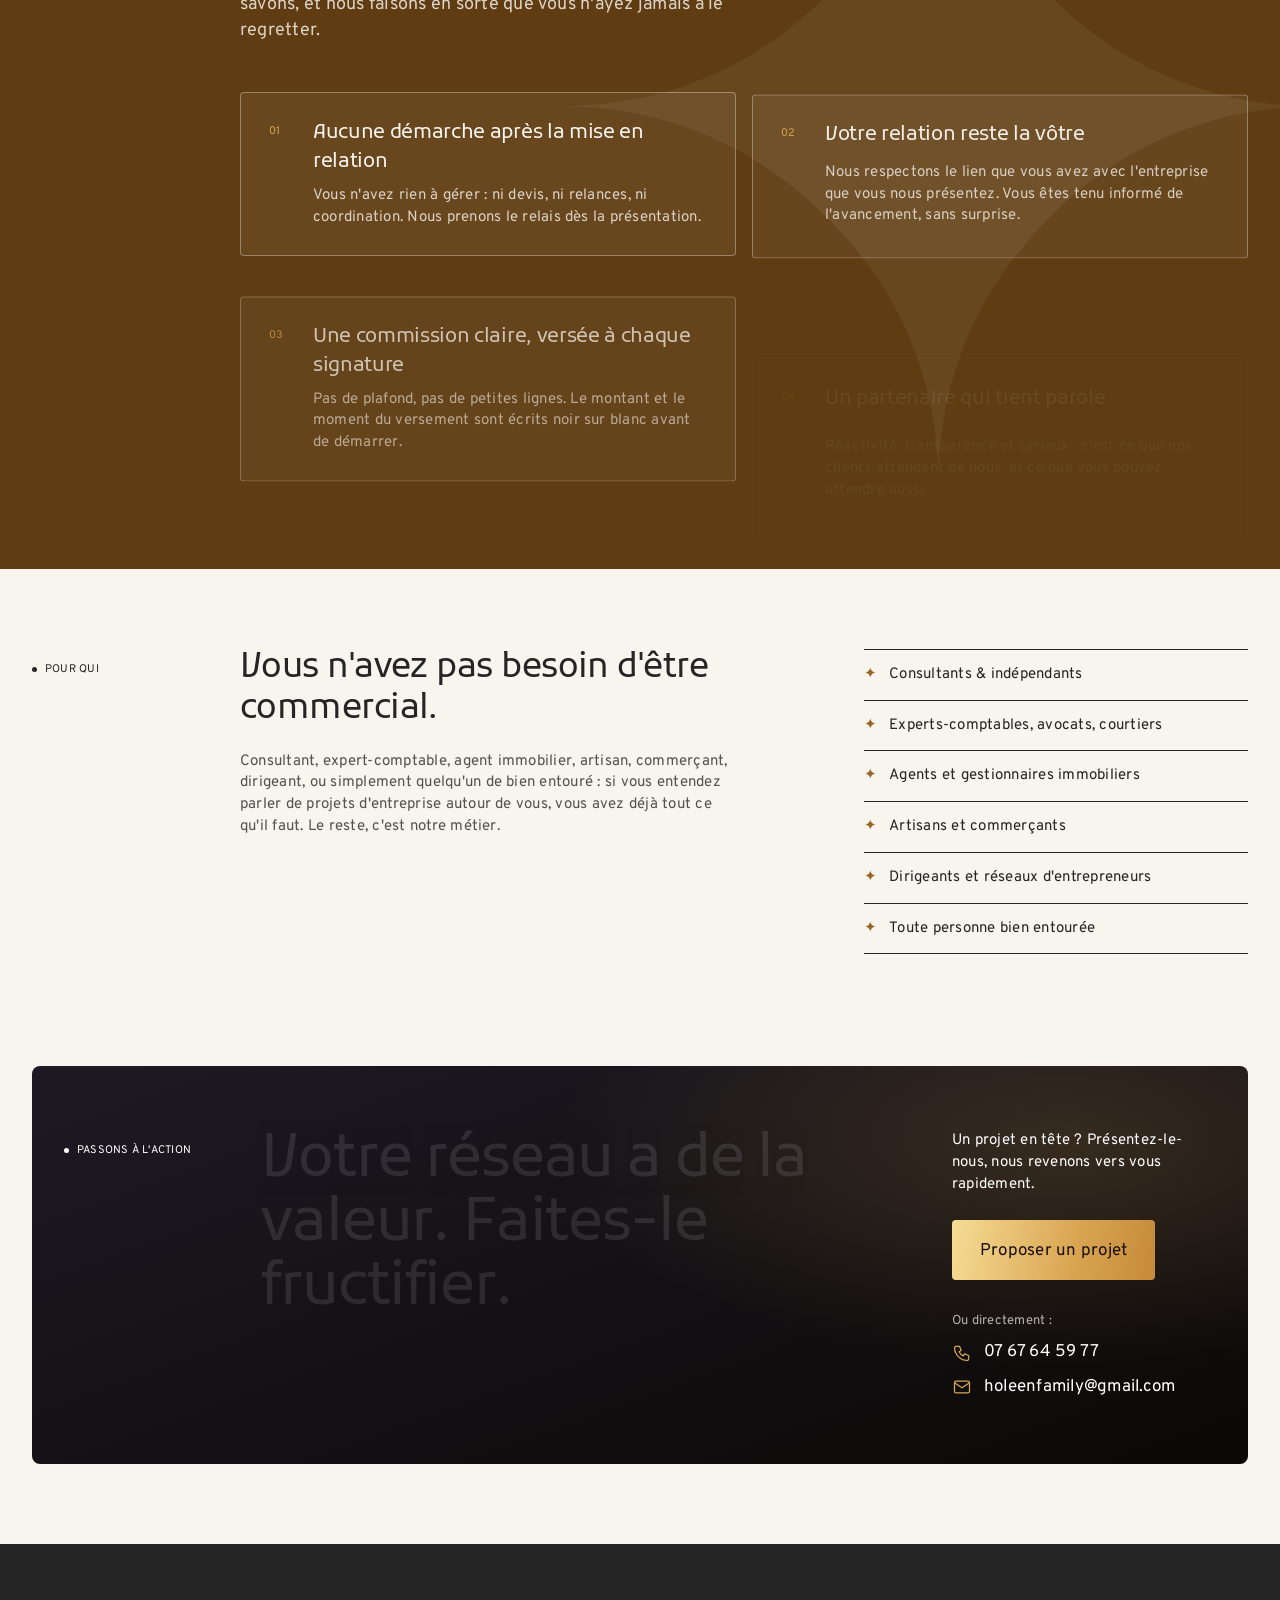
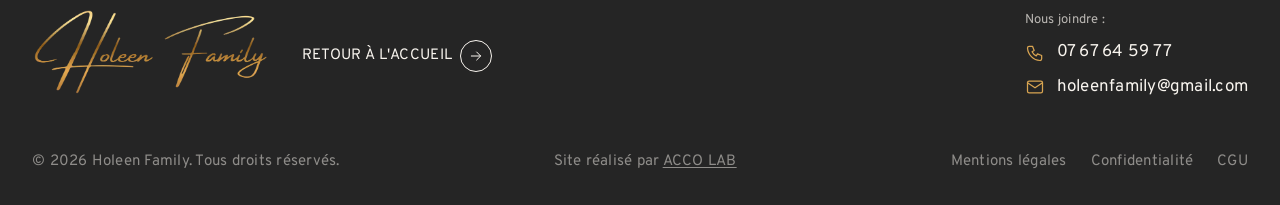
<file: apporteurs.html>
<!DOCTYPE html>
<html lang="fr">
<head>
  <meta charset="UTF-8">
  <meta name="viewport" content="width=device-width, initial-scale=1">
  <title>Apporteurs d'affaires : proposez un projet, touchez une commission | Holeen Family</title>
  <meta name="description" content="Vous connaissez une entreprise qui a un projet ? Proposez-le à Holeen Family et touchez une commission à chaque contrat signé grâce à votre mise en relation.">
  <meta name="robots" content="index, follow, max-image-preview:large">
  <link rel="canonical" href="https://holeen-family.com/apporteurs.html">
  <meta property="og:type" content="website">
  <meta property="og:site_name" content="Holeen Family">
  <meta property="og:locale" content="fr_FR">
  <meta property="og:url" content="https://holeen-family.com/apporteurs.html">
  <meta property="og:title" content="Apporteurs d&#x27;affaires : proposez un projet, touchez une commission | Holeen Family">
  <meta property="og:description" content="Vous connaissez une entreprise qui a un projet ? Proposez-le à Holeen Family et touchez une commission à chaque contrat signé grâce à votre mise en relation.">
  <meta property="og:image" content="https://holeen-family.com/og-image.jpg">
  <meta property="og:image:width" content="1200">
  <meta property="og:image:height" content="630">
  <meta name="twitter:card" content="summary_large_image">
  <meta name="twitter:title" content="Apporteurs d&#x27;affaires : proposez un projet, touchez une commission | Holeen Family">
  <meta name="twitter:description" content="Vous connaissez une entreprise qui a un projet ? Proposez-le à Holeen Family et touchez une commission à chaque contrat signé grâce à votre mise en relation.">
  <meta name="twitter:image" content="https://holeen-family.com/og-image.jpg">
  <meta name="theme-color" content="#0b0806">
  <link rel="icon" href="favicon.ico" sizes="48x48">
  <link rel="icon" href="favicon.svg" type="image/svg+xml">
  <link rel="apple-touch-icon" href="apple-touch-icon.png">
  <script type="application/ld+json">[{"@context": "https://schema.org", "@type": "Organization", "name": "Holeen Family", "url": "https://holeen-family.com/", "logo": "https://holeen-family.com/icon-512.png", "image": "https://holeen-family.com/og-image.jpg", "telephone": "+33767645977", "areaServed": "FR", "description": "Holeen Family met en relation les entreprises avec les bons prestataires : communication, événementiel, textile. Un seul interlocuteur."}, {"@context": "https://schema.org", "@type": "BreadcrumbList", "itemListElement": [{"@type": "ListItem", "position": 1, "name": "Accueil", "item": "https://holeen-family.com/"}, {"@type": "ListItem", "position": 2, "name": "Apporteurs d'affaires", "item": "https://holeen-family.com/apporteurs.html"}]}]</script>
  <link rel="stylesheet" href="fonts.css">
  <link rel="stylesheet" href="menu.css">
  <link rel="stylesheet" href="sections.css">
  <link rel="stylesheet" href="domaine.css">
  <link rel="stylesheet" href="apporteurs.css">
</head>
<body>

  <div class="progression" aria-hidden="true"><div class="progression__barre"></div></div>

  <header class="entete">
    <div class="entete__decor" aria-hidden="true">
      <svg class="entete__etoile" viewBox="0 0 100 100" fill="currentColor" data-parallax data-parallax-start="-8" data-parallax-end="18"><path d="M50 0c4 28 22 46 50 50-28 4-46 22-50 50C46 72 28 54 0 50 28 46 46 28 50 0z"/></svg>
    </div>

    <nav class="nav" aria-label="Navigation principale">
      <a class="nav__logo" href="index.html" aria-label="Holeen Family — Accueil">
        <img src="logo-nav.webp" alt="Holeen Family" width="460" height="170">
      </a>
      <ul class="nav__liens">
        <li class="nav__secondaire"><a href="index.html#services">Notre rôle</a></li>
        <li class="deroulant">
          <button class="deroulant__bouton" type="button" aria-expanded="false" aria-controls="menu-domaines">
            Domaines
            <svg viewBox="0 0 24 24" fill="none" stroke="currentColor" stroke-width="1.5" stroke-linecap="round" stroke-linejoin="round" aria-hidden="true"><path d="M6 9l6 6 6-6"/></svg>
          </button>
          <div class="deroulant__volet" id="menu-domaines">
            <ul>
              <li><a href="communication.html"><span>01</span>Communication</a></li>
              <li><a href="evenementiel.html"><span>02</span>Événementiel</a></li>
              <li><a href="textile.html"><span>03</span>Textile</a></li>
            </ul>
            <a class="deroulant__tous" href="index.html#domaines">Tous nos domaines →</a>
          </div>
        </li>
        <li class="nav__secondaire"><a href="index.html#pourquoi">À propos</a></li>
        <li class="nav__secondaire"><a href="apporteurs.html" aria-current="page">Apporteurs d'affaires</a></li>
        <li><a class="nav__contact" href="contact.html#coordonnees">Contact</a></li>
      </ul>
    </nav>

    <div class="entete__contenu">
      <p class="entete__fil"><a href="index.html">Accueil</a><span>/</span><b>Apporteurs d'affaires</b></p>
      <h1 class="entete__titre entete__titre--long" data-lignes>La famille s'agrandit.</h1>
      <div class="entete__bas">
        <p class="entete__texte" data-apparait>Vous connaissez une entreprise qui a un projet ? Présentez-la-nous. Nous réalisons le projet, et vous touchez une commission à chaque contrat signé grâce à votre mise en relation.</p>
        <a class="bouton bouton--or" href="contact.html#rejoindre" data-apparait><span class="bouton__texte">Proposer un projet</span></a>
      </div>
    </div>
  </header>

  <main class="site">

    <section class="s">
      <div class="s__haut"></div>
      <div class="conteneur grille">
        <p class="surtitre prestations__surtitre">Comment ça marche</p>
        <div class="prestations__entete">
          <h2 class="h2">Quatre étapes, une seule démarche pour vous.</h2>
          <p>Votre rôle s'arrête à la mise en relation. Tout le reste, du premier rendez-vous à la livraison, c'est nous qui le gérons — et vous êtes rémunéré pour chaque contrat qui en découle.</p>
        </div>
        <ul class="prestations__liste" data-animate="stagger-up">
          <li class="prestation" data-animate="stagger-up-item">
            <span>01</span>
            <h3 class="h3">Vous repérez un besoin</h3>
            <p>Un client, un fournisseur, un ami entrepreneur : quelqu'un autour de vous a un projet et cherche le bon prestataire.</p>
          </li>
          <li class="prestation" data-animate="stagger-up-item">
            <span>02</span>
            <h3 class="h3">Vous nous le présentez</h3>
            <p>Un formulaire ou un simple message suffit. Nous vous rappelons pour comprendre le contexte et vérifier que nous pouvons aider.</p>
          </li>
          <li class="prestation" data-animate="stagger-up-item">
            <span>03</span>
            <h3 class="h3">Nous réalisons le projet</h3>
            <p>Cadrage, sélection des prestataires, devis, coordination, suivi : nous pilotons tout, en gardant le contact avec vous.</p>
          </li>
          <li class="prestation" data-animate="stagger-up-item">
            <span>04</span>
            <h3 class="h3">Vous touchez votre commission</h3>
            <p>À chaque contrat signé grâce à votre mise en relation, vous êtes rémunéré. Les conditions sont fixées ensemble, par écrit, avant de commencer.</p>
          </li>
        </ul>
      </div>
      <div class="s__bas"></div>
    </section>

    <section class="s s--marque confiance">
      <span class="experience__filigrane" aria-hidden="true">✦</span>
      <div class="s__haut"></div>
      <div class="conteneur grille">
        <p class="surtitre confiance__surtitre">Pourquoi nous faire confiance</p>
        <div class="confiance__entete">
          <h2 class="h2">Un partenariat simple, transparent et récompensé.</h2>
          <p class="chapo">Apporter une affaire, c'est engager votre nom. Nous le savons, et nous faisons en sorte que vous n'ayez jamais à le regretter.</p>
        </div>
        <ul class="confiance__liste" data-animate="stagger-up">
          <li class="confiance__item" data-animate="stagger-up-item">
            <span>01</span>
            <h3 class="h3">Aucune démarche après la mise en relation</h3>
            <p>Vous n'avez rien à gérer : ni devis, ni relances, ni coordination. Nous prenons le relais dès la présentation.</p>
          </li>
          <li class="confiance__item" data-animate="stagger-up-item">
            <span>02</span>
            <h3 class="h3">Votre relation reste la vôtre</h3>
            <p>Nous respectons le lien que vous avez avec l'entreprise que vous nous présentez. Vous êtes tenu informé de l'avancement, sans surprise.</p>
          </li>
          <li class="confiance__item" data-animate="stagger-up-item">
            <span>03</span>
            <h3 class="h3">Une commission claire, versée à chaque signature</h3>
            <p>Pas de plafond, pas de petites lignes. Le montant et le moment du versement sont écrits noir sur blanc avant de démarrer.</p>
          </li>
          <li class="confiance__item" data-animate="stagger-up-item">
            <span>04</span>
            <h3 class="h3">Un partenaire qui tient parole</h3>
            <p>Réactivité, transparence et sérieux : c'est ce que nos clients attendent de nous, et ce que vous pouvez attendre aussi.</p>
          </li>
        </ul>
      </div>
      <div class="s__bas"></div>
    </section>

    <section class="s">
      <div class="s__haut"></div>
      <div class="conteneur grille profils">
        <p class="surtitre profils__surtitre">Pour qui</p>
        <div class="profils__texte">
          <h2 class="h2">Vous n'avez pas besoin d'être commercial.</h2>
          <p>Consultant, expert-comptable, agent immobilier, artisan, commerçant, dirigeant, ou simplement quelqu'un de bien entouré : si vous entendez parler de projets d'entreprise autour de vous, vous avez déjà tout ce qu'il faut. Le reste, c'est notre métier.</p>
        </div>
        <ul class="profils__liste">
          <li>Consultants &amp; indépendants</li>
          <li>Experts-comptables, avocats, courtiers</li>
          <li>Agents et gestionnaires immobiliers</li>
          <li>Artisans et commerçants</li>
          <li>Dirigeants et réseaux d'entrepreneurs</li>
          <li>Toute personne bien entourée</li>
        </ul>
      </div>
      <div class="s__bas"></div>
    </section>

    <section class="visuel visuel--compact">
      <div class="visuel__contenu grille">
        <p class="surtitre visuel__surtitre">Passons à l'action</p>
        <h2 class="h2 visuel__titre" data-highlight-text data-highlight-start="top 95%" data-highlight-end="center 64%">Votre réseau a de la valeur. Faites-le fructifier.</h2>
        <div class="visuel__cote">
          <p>Un projet en tête ? Présentez-le-nous, nous revenons vers vous rapidement.</p>
          <a class="bouton bouton--or" href="contact.html#rejoindre"><span class="bouton__texte">Proposer un projet</span></a>
          <div class="direct">
            <p class="direct__intro">Ou directement :</p>
            <a class="direct__ligne" href="tel:+33767645977"><svg viewBox="0 0 24 24" fill="none" stroke="currentColor" stroke-width="1.5" stroke-linecap="round" stroke-linejoin="round" aria-hidden="true"><path d="M5 4h4l2 5-2.5 1.5a11 11 0 0 0 5 5L15 13l5 2v4a2 2 0 0 1-2 2A16 16 0 0 1 3 6a2 2 0 0 1 2-2z"/></svg><span>07 67 64 59 77</span></a>
            <a class="direct__ligne" href="mailto:holeenfamily@gmail.com?subject=Apporteur%20d%27affaires"><svg viewBox="0 0 24 24" fill="none" stroke="currentColor" stroke-width="1.5" stroke-linecap="round" stroke-linejoin="round" aria-hidden="true"><rect x="3" y="5" width="18" height="14" rx="2"/><path d="M3 7l9 6 9-6"/></svg><span>holeenfamily@gmail.com</span></a>
          </div>
        </div>
      </div>
    </section>

    <footer class="pied pied--court">
      <div class="pied__marque">
        <a href="index.html" aria-label="Holeen Family — Accueil"><img src="logo-pied.webp" alt="Holeen Family" width="700" height="259" loading="lazy"></a>
        <a class="lien" href="index.html">Retour à l'accueil<span class="lien__icone"><svg viewBox="0 0 24 24" fill="none" stroke="currentColor" stroke-width="1.5" stroke-linecap="round" stroke-linejoin="round" aria-hidden="true"><path d="M5 12h14M13 6l6 6-6 6"/></svg></span></a>
        <div class="direct">
          <p class="direct__intro">Nous joindre :</p>
          <a class="direct__ligne" href="tel:+33767645977"><svg viewBox="0 0 24 24" fill="none" stroke="currentColor" stroke-width="1.5" stroke-linecap="round" stroke-linejoin="round" aria-hidden="true"><path d="M5 4h4l2 5-2.5 1.5a11 11 0 0 0 5 5L15 13l5 2v4a2 2 0 0 1-2 2A16 16 0 0 1 3 6a2 2 0 0 1 2-2z"/></svg><span>07 67 64 59 77</span></a>
          <a class="direct__ligne" href="mailto:holeenfamily@gmail.com"><svg viewBox="0 0 24 24" fill="none" stroke="currentColor" stroke-width="1.5" stroke-linecap="round" stroke-linejoin="round" aria-hidden="true"><rect x="3" y="5" width="18" height="14" rx="2"/><path d="M3 7l9 6 9-6"/></svg><span>holeenfamily@gmail.com</span></a>
        </div>
      </div>
      <div class="pied__bas">
        <p>© <span id="annee">2026</span> Holeen Family. Tous droits réservés.</p>
        <p class="footer__credit">Site réalisé par <a href="https://acco-lab.fr/" target="_blank" rel="noopener">ACCO LAB</a></p>
        <ul class="pied__liens" aria-label="Informations légales">
          <li><a href="mentions-legales.html">Mentions légales</a></li>
          <li><a href="confidentialite.html">Confidentialité</a></li>
          <li><a href="cgu.html">CGU</a></li>
        </ul>
      </div>
    </footer>
  </main>

  <canvas id="etincelles" aria-hidden="true" style="position:fixed;inset:0;width:100%;height:100%;pointer-events:none;z-index:9999"></canvas>

  <script src="vendor/gsap.min.js"></script>
  <script src="vendor/ScrollTrigger.min.js"></script>
  <script src="vendor/Observer.min.js"></script>
  <script src="vendor/SplitText.min.js"></script>
  <script src="vendor/lenis.min.js"></script>
  <script src="menu.js"></script>
  <script src="etincelles.js"></script>
  <script src="sections.js"></script>
</body>
</html>
</file>
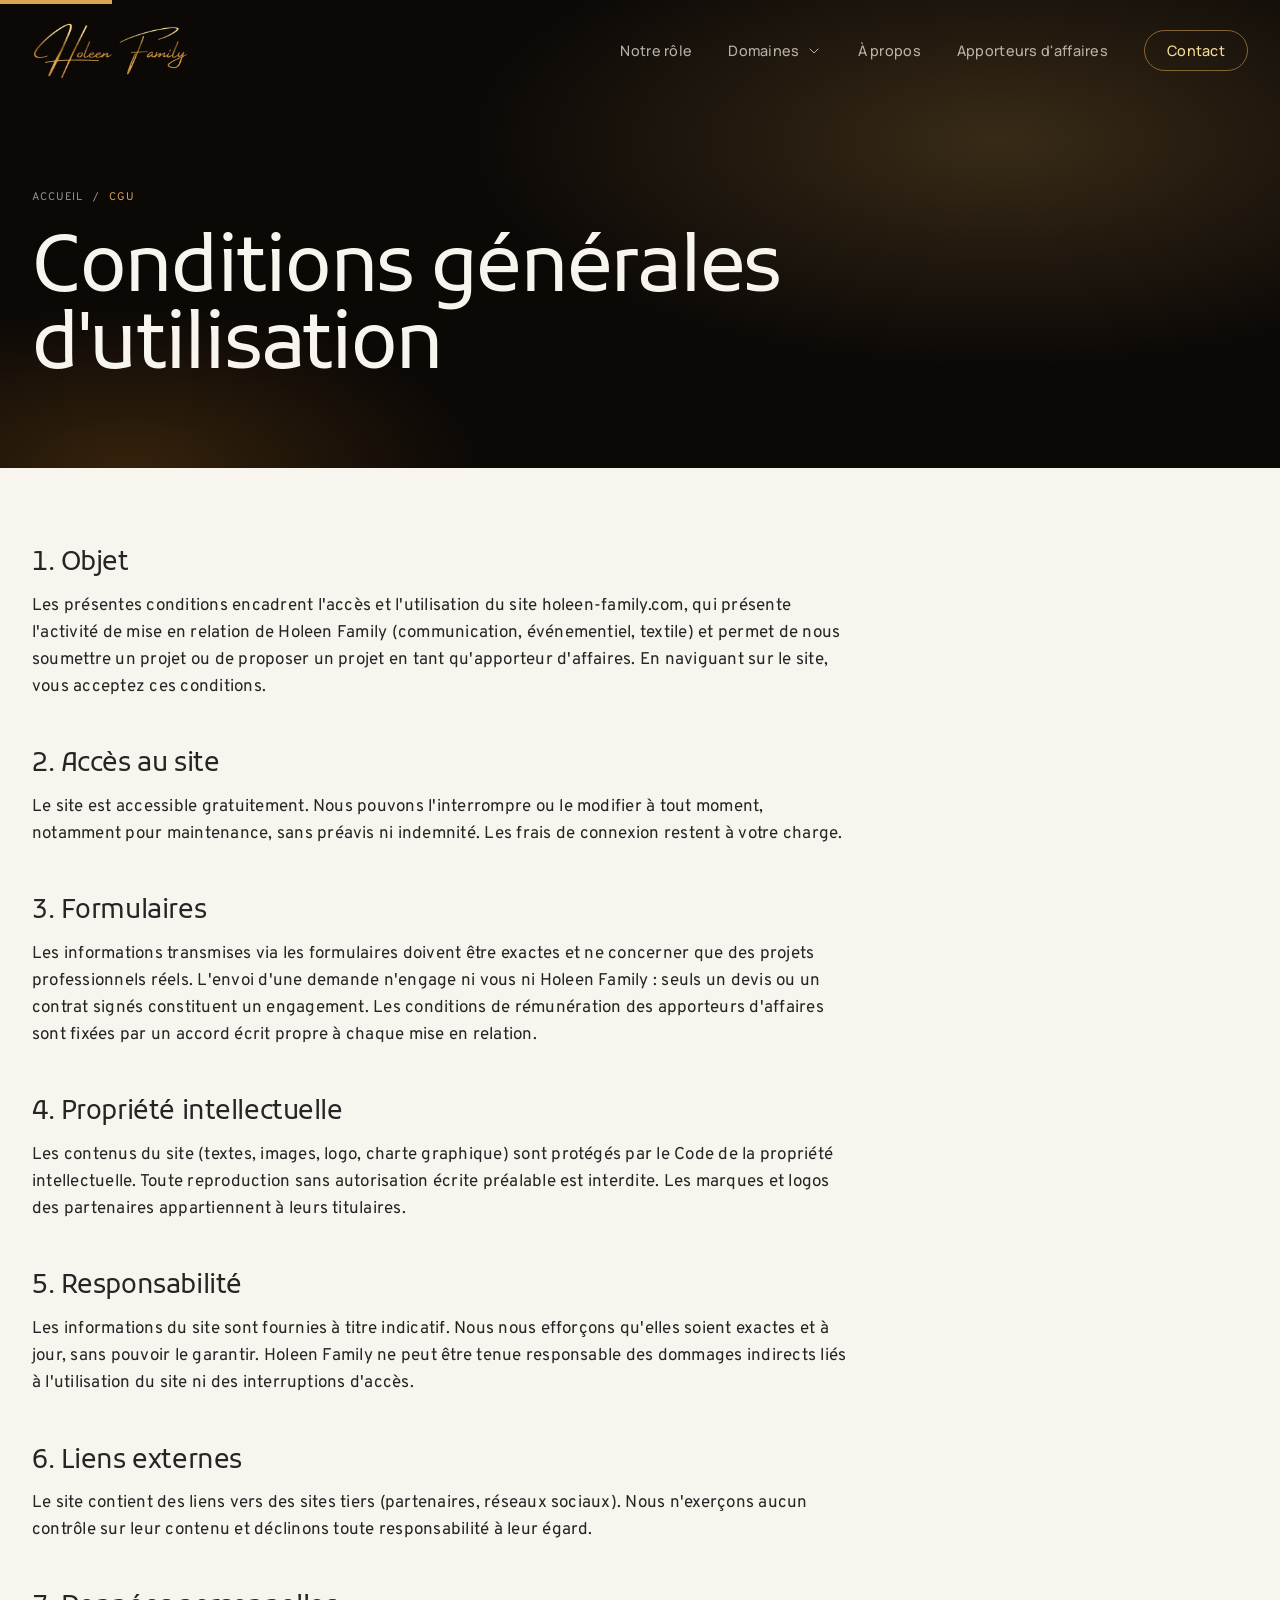
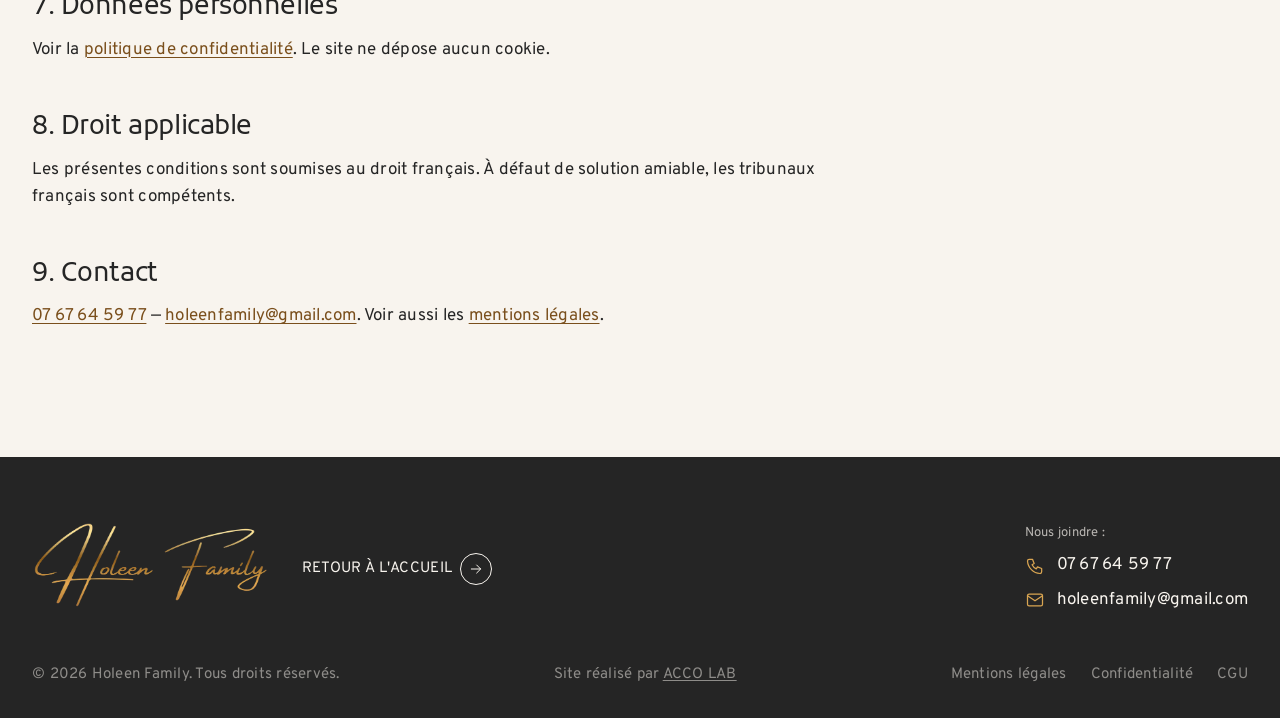
<file: cgu.html>
<!DOCTYPE html>
<html lang="fr">
<head>
  <meta charset="UTF-8">
  <meta name="viewport" content="width=device-width, initial-scale=1">
  <title>Conditions générales d'utilisation | Holeen Family</title>
  <meta name="description" content="Conditions d'utilisation du site Holeen Family : objet, accès, propriété intellectuelle, responsabilité, liens externes et droit applicable.">
  <meta name="robots" content="noindex, follow">
  <link rel="canonical" href="https://holeen-family.com/cgu.html">
  <meta property="og:type" content="website">
  <meta property="og:site_name" content="Holeen Family">
  <meta property="og:locale" content="fr_FR">
  <meta property="og:url" content="https://holeen-family.com/cgu.html">
  <meta property="og:title" content="Conditions générales d'utilisation | Holeen Family">
  <meta property="og:description" content="Conditions d'utilisation du site Holeen Family : objet, accès, propriété intellectuelle, responsabilité, liens externes et droit applicable.">
  <meta property="og:image" content="https://holeen-family.com/og-image.jpg">
  <meta property="og:image:width" content="1200">
  <meta property="og:image:height" content="630">
  <meta name="twitter:card" content="summary_large_image">
  <meta name="twitter:title" content="Conditions générales d'utilisation | Holeen Family">
  <meta name="twitter:description" content="Conditions d'utilisation du site Holeen Family : objet, accès, propriété intellectuelle, responsabilité, liens externes et droit applicable.">
  <meta name="twitter:image" content="https://holeen-family.com/og-image.jpg">
  <meta name="theme-color" content="#0b0806">
  <link rel="icon" href="favicon.ico" sizes="48x48">
  <link rel="icon" href="favicon.svg" type="image/svg+xml">
  <link rel="apple-touch-icon" href="apple-touch-icon.png">
  <link rel="stylesheet" href="fonts.css">
  <link rel="stylesheet" href="menu.css">
  <link rel="stylesheet" href="sections.css">
  <link rel="stylesheet" href="domaine.css">
  <link rel="stylesheet" href="legal.css">
</head>
<body>

  <div class="progression" aria-hidden="true"><div class="progression__barre"></div></div>

  <header class="entete entete--legal">
    <div class="entete__decor" aria-hidden="true"></div>

    <nav class="nav" aria-label="Navigation principale">
      <a class="nav__logo" href="index.html" aria-label="Holeen Family — Accueil">
        <img src="logo-nav.webp" alt="Holeen Family" width="460" height="170">
      </a>
      <ul class="nav__liens">
        <li class="nav__secondaire"><a href="index.html#services">Notre rôle</a></li>
        <li class="deroulant">
          <button class="deroulant__bouton" type="button" aria-expanded="false" aria-controls="menu-domaines">
            Domaines
            <svg viewBox="0 0 24 24" fill="none" stroke="currentColor" stroke-width="1.5" stroke-linecap="round" stroke-linejoin="round" aria-hidden="true"><path d="M6 9l6 6 6-6"/></svg>
          </button>
          <div class="deroulant__volet" id="menu-domaines">
            <ul>
              <li><a href="communication.html"><span>01</span>Communication</a></li>
              <li><a href="evenementiel.html"><span>02</span>Événementiel</a></li>
              <li><a href="textile.html"><span>03</span>Textile</a></li>
            </ul>
            <a class="deroulant__tous" href="index.html#domaines">Tous nos domaines →</a>
          </div>
        </li>
        <li class="nav__secondaire"><a href="index.html#pourquoi">À propos</a></li>
        <li class="nav__secondaire"><a href="apporteurs.html">Apporteurs d'affaires</a></li>
        <li><a class="nav__contact" href="contact.html#coordonnees">Contact</a></li>
      </ul>
    </nav>

    <div class="entete__contenu">
      <p class="entete__fil"><a href="index.html">Accueil</a><span>/</span><b>CGU</b></p>
      <h1 class="entete__titre">Conditions générales d'utilisation</h1>
    </div>
  </header>

  <main class="site">
    <section class="s">
      <div class="s__haut"></div>
      <div class="conteneur legal">
        <h2>1. Objet</h2>
        <p>Les présentes conditions encadrent l'accès et l'utilisation du site holeen-family.com, qui présente l'activité de mise en relation de Holeen Family (communication, événementiel, textile) et permet de nous soumettre un projet ou de proposer un projet en tant qu'apporteur d'affaires. En naviguant sur le site, vous acceptez ces conditions.</p>

        <h2>2. Accès au site</h2>
        <p>Le site est accessible gratuitement. Nous pouvons l'interrompre ou le modifier à tout moment, notamment pour maintenance, sans préavis ni indemnité. Les frais de connexion restent à votre charge.</p>

        <h2>3. Formulaires</h2>
        <p>Les informations transmises via les formulaires doivent être exactes et ne concerner que des projets professionnels réels. L'envoi d'une demande n'engage ni vous ni Holeen Family : seuls un devis ou un contrat signés constituent un engagement. Les conditions de rémunération des apporteurs d'affaires sont fixées par un accord écrit propre à chaque mise en relation.</p>

        <h2>4. Propriété intellectuelle</h2>
        <p>Les contenus du site (textes, images, logo, charte graphique) sont protégés par le Code de la propriété intellectuelle. Toute reproduction sans autorisation écrite préalable est interdite. Les marques et logos des partenaires appartiennent à leurs titulaires.</p>

        <h2>5. Responsabilité</h2>
        <p>Les informations du site sont fournies à titre indicatif. Nous nous efforçons qu'elles soient exactes et à jour, sans pouvoir le garantir. Holeen Family ne peut être tenue responsable des dommages indirects liés à l'utilisation du site ni des interruptions d'accès.</p>

        <h2>6. Liens externes</h2>
        <p>Le site contient des liens vers des sites tiers (partenaires, réseaux sociaux). Nous n'exerçons aucun contrôle sur leur contenu et déclinons toute responsabilité à leur égard.</p>

        <h2>7. Données personnelles</h2>
        <p>Voir la <a href="confidentialite.html">politique de confidentialité</a>. Le site ne dépose aucun cookie.</p>

        <h2>8. Droit applicable</h2>
        <p>Les présentes conditions sont soumises au droit français. À défaut de solution amiable, les tribunaux français sont compétents.</p>

        <h2>9. Contact</h2>
        <p><a href="tel:+33767645977">07 67 64 59 77</a> — <a href="mailto:holeenfamily@gmail.com">holeenfamily@gmail.com</a>. Voir aussi les <a href="mentions-legales.html">mentions légales</a>.</p>
      </div>
      <div class="s__bas"></div>
    </section>

    <footer class="pied pied--court">
      <div class="pied__marque">
        <a href="index.html" aria-label="Holeen Family — Accueil"><img src="logo-pied.webp" alt="Holeen Family" width="700" height="259" loading="lazy"></a>
        <a class="lien" href="index.html">Retour à l'accueil<span class="lien__icone"><svg viewBox="0 0 24 24" fill="none" stroke="currentColor" stroke-width="1.5" stroke-linecap="round" stroke-linejoin="round" aria-hidden="true"><path d="M5 12h14M13 6l6 6-6 6"/></svg></span></a>
        <div class="direct">
          <p class="direct__intro">Nous joindre :</p>
          <a class="direct__ligne" href="tel:+33767645977"><svg viewBox="0 0 24 24" fill="none" stroke="currentColor" stroke-width="1.5" stroke-linecap="round" stroke-linejoin="round" aria-hidden="true"><path d="M5 4h4l2 5-2.5 1.5a11 11 0 0 0 5 5L15 13l5 2v4a2 2 0 0 1-2 2A16 16 0 0 1 3 6a2 2 0 0 1 2-2z"/></svg><span>07 67 64 59 77</span></a>
          <a class="direct__ligne" href="mailto:holeenfamily@gmail.com"><svg viewBox="0 0 24 24" fill="none" stroke="currentColor" stroke-width="1.5" stroke-linecap="round" stroke-linejoin="round" aria-hidden="true"><rect x="3" y="5" width="18" height="14" rx="2"/><path d="M3 7l9 6 9-6"/></svg><span>holeenfamily@gmail.com</span></a>
        </div>
      </div>
      <div class="pied__bas">
        <p>© <span id="annee">2026</span> Holeen Family. Tous droits réservés.</p>
        <p class="footer__credit">Site réalisé par <a href="https://acco-lab.fr/" target="_blank" rel="noopener">ACCO LAB</a></p>
        <ul class="pied__liens" aria-label="Informations légales">
          <li><a href="mentions-legales.html">Mentions légales</a></li>
          <li><a href="confidentialite.html">Confidentialité</a></li>
          <li><a href="cgu.html">CGU</a></li>
        </ul>
      </div>
    </footer>
  </main>

  <canvas id="etincelles" aria-hidden="true" style="position:fixed;inset:0;width:100%;height:100%;pointer-events:none;z-index:9999"></canvas>

  <script src="vendor/gsap.min.js"></script>
  <script src="vendor/ScrollTrigger.min.js"></script>
  <script src="vendor/Observer.min.js"></script>
  <script src="vendor/SplitText.min.js"></script>
  <script src="vendor/lenis.min.js"></script>
  <script src="menu.js"></script>
  <script src="etincelles.js"></script>
  <script src="sections.js"></script>
</body>
</html>
</file>
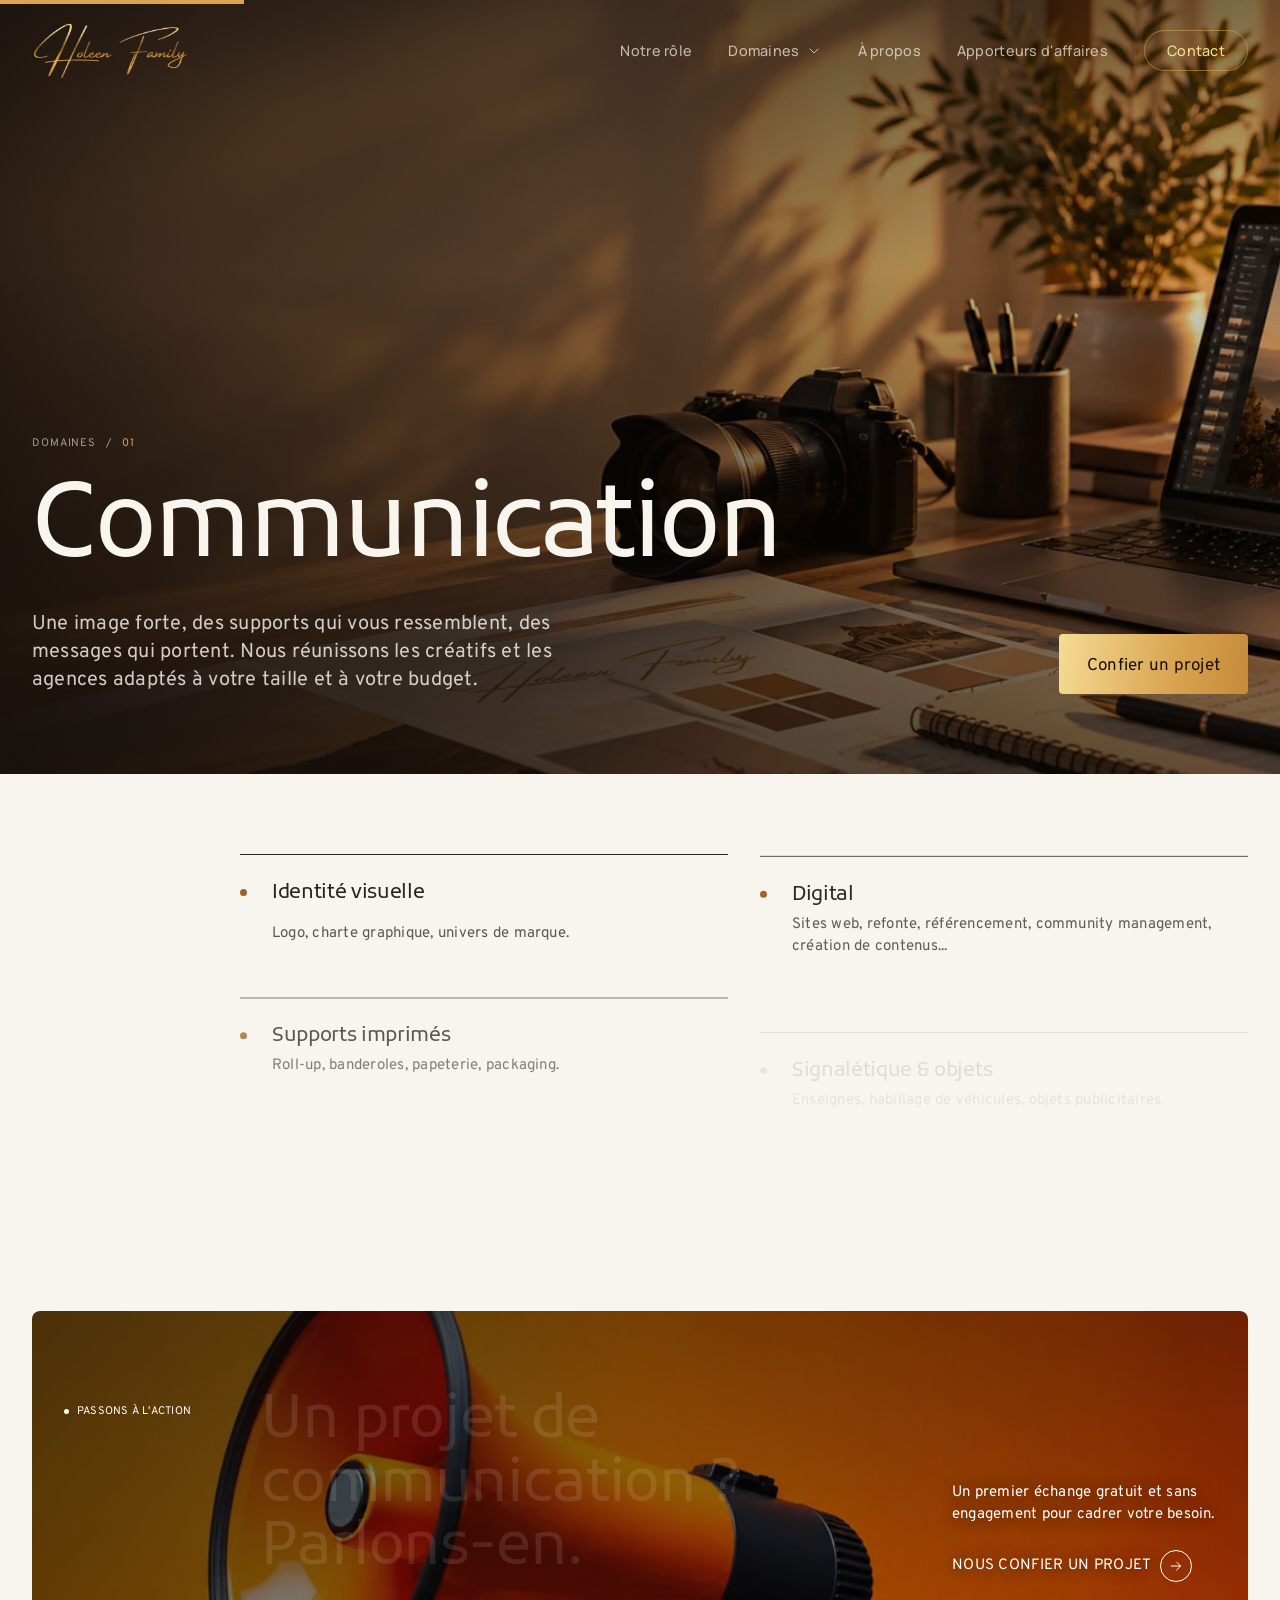
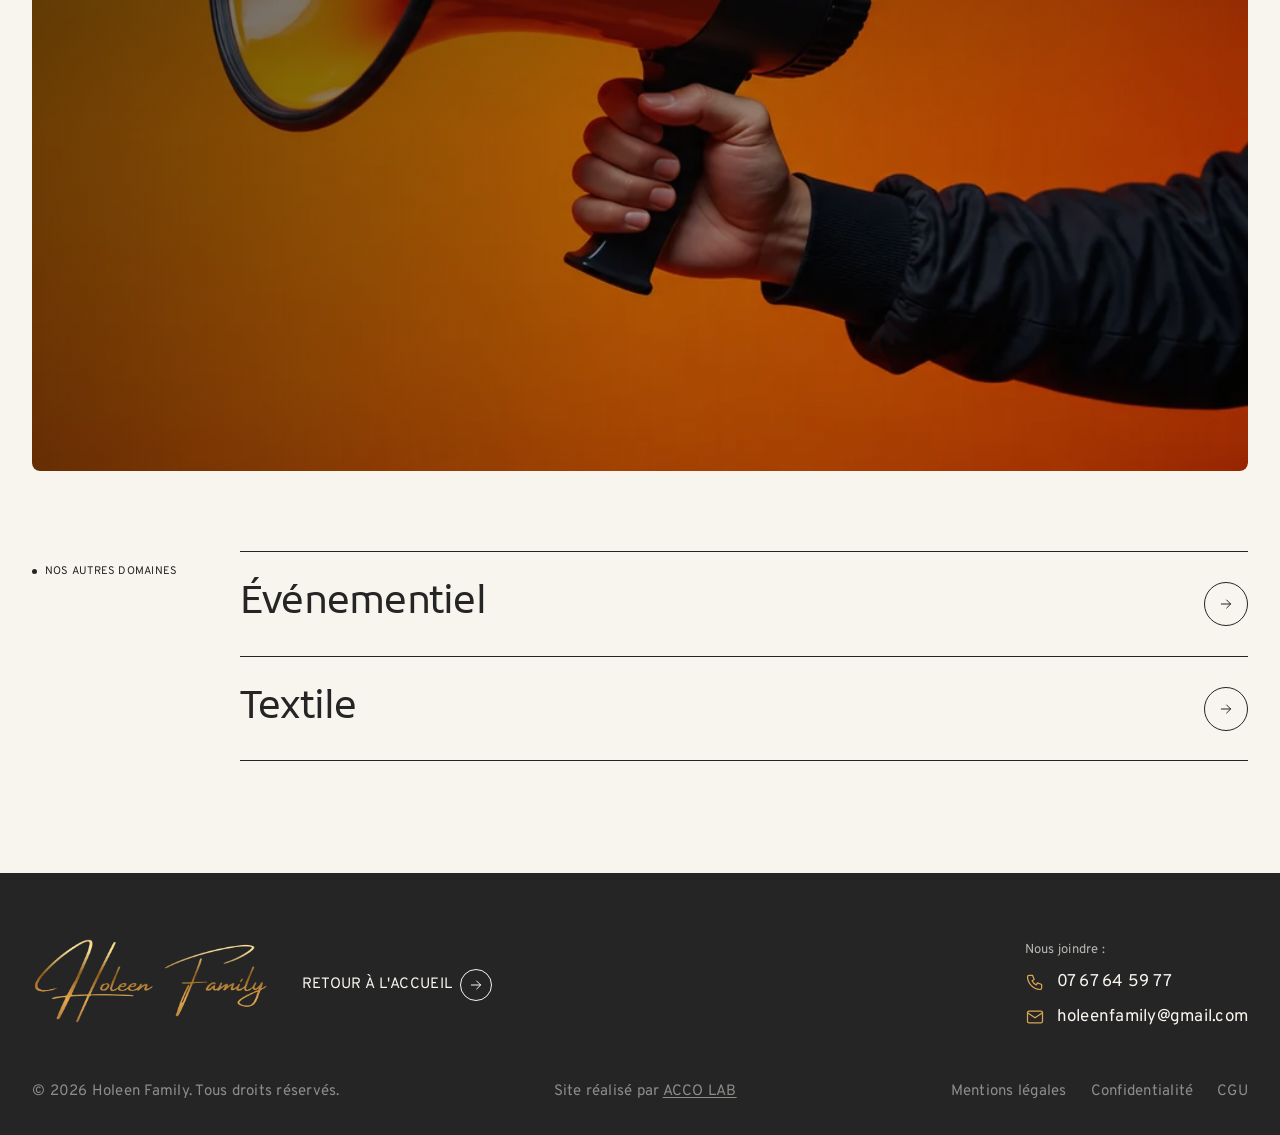
<file: communication.html>
<!DOCTYPE html>
<html lang="fr">
<head>
  <meta charset="UTF-8">
  <meta name="viewport" content="width=device-width, initial-scale=1">
  <title>Communication d'entreprise : identité visuelle, digital, print, vidéo | Holeen Family</title>
  <meta name="description" content="Une image forte, des supports qui vous ressemblent, des messages qui portent. Nous réunissons les créatifs et les agences adaptés à votre taille et à votre budget.">
  <meta name="robots" content="index, follow, max-image-preview:large">
  <link rel="canonical" href="https://holeen-family.com/communication.html">
  <meta property="og:type" content="website">
  <meta property="og:site_name" content="Holeen Family">
  <meta property="og:locale" content="fr_FR">
  <meta property="og:url" content="https://holeen-family.com/communication.html">
  <meta property="og:title" content="Communication d&#x27;entreprise : identité visuelle, digital, print, vidéo | Holeen Family">
  <meta property="og:description" content="Une image forte, des supports qui vous ressemblent, des messages qui portent. Nous réunissons les créatifs et les agences adaptés à votre taille et à votre budget.">
  <meta property="og:image" content="https://holeen-family.com/og-image.jpg">
  <meta property="og:image:width" content="1200">
  <meta property="og:image:height" content="630">
  <meta name="twitter:card" content="summary_large_image">
  <meta name="twitter:title" content="Communication d&#x27;entreprise : identité visuelle, digital, print, vidéo | Holeen Family">
  <meta name="twitter:description" content="Une image forte, des supports qui vous ressemblent, des messages qui portent. Nous réunissons les créatifs et les agences adaptés à votre taille et à votre budget.">
  <meta name="twitter:image" content="https://holeen-family.com/og-image.jpg">
  <meta name="theme-color" content="#0b0806">
  <link rel="icon" href="favicon.ico" sizes="48x48">
  <link rel="icon" href="favicon.svg" type="image/svg+xml">
  <link rel="apple-touch-icon" href="apple-touch-icon.png">
  <script type="application/ld+json">[{"@context": "https://schema.org", "@type": "Organization", "name": "Holeen Family", "url": "https://holeen-family.com/", "logo": "https://holeen-family.com/icon-512.png", "image": "https://holeen-family.com/og-image.jpg", "telephone": "+33767645977", "areaServed": "FR", "description": "Holeen Family met en relation les entreprises avec les bons prestataires : communication, événementiel, textile. Un seul interlocuteur."}, {"@context": "https://schema.org", "@type": "BreadcrumbList", "itemListElement": [{"@type": "ListItem", "position": 1, "name": "Accueil", "item": "https://holeen-family.com/"}, {"@type": "ListItem", "position": 2, "name": "Communication", "item": "https://holeen-family.com/communication.html"}]}]</script>
  <link rel="stylesheet" href="fonts.css">
  <link rel="stylesheet" href="menu.css">
  <link rel="stylesheet" href="sections.css">
  <link rel="stylesheet" href="domaine.css">
</head>
<body>

  <div class="progression" aria-hidden="true"><div class="progression__barre"></div></div>

  <header class="entete">
    <div class="entete__decor entete__decor--photo" aria-hidden="true">
      <div class="entete__photo" data-parallax data-parallax-start="-10" data-parallax-end="10" style="background-image:url(img-header-communication.webp)"></div>
    </div>

    <nav class="nav" aria-label="Navigation principale">
      <a class="nav__logo" href="index.html" aria-label="Holeen Family — Accueil">
        <img src="logo-nav.webp" alt="Holeen Family" width="460" height="170">
      </a>
      <ul class="nav__liens">
        <li class="nav__secondaire"><a href="index.html#services">Notre rôle</a></li>
        <li class="deroulant">
          <button class="deroulant__bouton" type="button" aria-expanded="false" aria-controls="menu-domaines">
            Domaines
            <svg viewBox="0 0 24 24" fill="none" stroke="currentColor" stroke-width="1.5" stroke-linecap="round" stroke-linejoin="round" aria-hidden="true"><path d="M6 9l6 6 6-6"/></svg>
          </button>
          <div class="deroulant__volet" id="menu-domaines">
            <ul>
              <li><a href="communication.html" aria-current="page"><span>01</span>Communication</a></li>
              <li><a href="evenementiel.html"><span>02</span>Événementiel</a></li>
              <li><a href="textile.html"><span>03</span>Textile</a></li>
            </ul>
            <a class="deroulant__tous" href="index.html#domaines">Tous nos domaines →</a>
          </div>
        </li>
        <li class="nav__secondaire"><a href="index.html#pourquoi">À propos</a></li>
        <li class="nav__secondaire"><a href="apporteurs.html">Apporteurs d'affaires</a></li>
        <li><a class="nav__contact" href="contact.html#coordonnees">Contact</a></li>
      </ul>
    </nav>

    <div class="entete__contenu">
      <p class="entete__fil"><a href="index.html#domaines">Domaines</a><span>/</span><b>01</b></p>
      <h1 class="entete__titre" data-lignes>Communication</h1>
      <div class="entete__bas">
        <p class="entete__texte" data-apparait>Une image forte, des supports qui vous ressemblent, des messages qui portent. Nous réunissons les créatifs et les agences adaptés à votre taille et à votre budget.</p>
        <a class="bouton bouton--or" href="contact.html#projet" data-apparait><span class="bouton__texte">Confier un projet</span></a>
      </div>
    </div>
  </header>

  <main class="site">

    <section class="s">
      <div class="s__haut"></div>
      <div class="conteneur grille">
        <ul class="prestations__liste" data-animate="stagger-up">
          <li class="prestation" data-animate="stagger-up-item">
            <span aria-hidden="true"></span>
            <h3 class="h3">Identité visuelle</h3>
            <p>Logo, charte graphique, univers de marque.</p>
          </li>
          <li class="prestation" data-animate="stagger-up-item">
            <span aria-hidden="true"></span>
            <h3 class="h3">Digital</h3>
            <p>Sites web, refonte, référencement, community management, création de contenus...</p>
          </li>
          <li class="prestation" data-animate="stagger-up-item">
            <span aria-hidden="true"></span>
            <h3 class="h3">Supports imprimés</h3>
            <p>Roll-up, banderoles, papeterie, packaging.</p>
          </li>
          <li class="prestation" data-animate="stagger-up-item">
            <span aria-hidden="true"></span>
            <h3 class="h3">Signalétique &amp; objets</h3>
            <p>Enseignes, habillage de véhicules, objets publicitaires.</p>
          </li>
          <li class="prestation" data-animate="stagger-up-item">
            <span aria-hidden="true"></span>
            <h3 class="h3">Vidéo &amp; photo</h3>
            <p>Films d'entreprise, reportages, portraits, motion design.</p>
          </li>
          <li class="prestation" data-animate="stagger-up-item">
            <span aria-hidden="true"></span>
            <h3 class="h3">Publicité</h3>
            <p>Distribution de flyers, media buying...</p>
          </li>
        </ul>
      </div>
      <div class="s__bas"></div>
    </section>

    <!-- Passage à l'action : le texte s'illumine par-dessus le visuel -->
    <section class="visuel">
      <div class="fond"><div class="fond__image" role="img" aria-label="Illustration du domaine" data-parallax data-parallax-start="-35" data-parallax-end="0" style="background-image:url(img-communication.webp);background-position:right center"></div></div>
      <div class="visuel__voile" aria-hidden="true"></div>
      <div class="visuel__contenu grille">
        <p class="surtitre visuel__surtitre">Passons à l'action</p>
        <h2 class="h2 visuel__titre" data-highlight-text data-highlight-start="top 95%" data-highlight-end="center 64%">Un projet de communication ? Parlons-en.</h2>
        <div class="visuel__cote">
          <p>Un premier échange gratuit et sans engagement pour cadrer votre besoin.</p>
          <a class="lien" href="contact.html#projet">Nous confier un projet<span class="lien__icone"><svg viewBox="0 0 24 24" fill="none" stroke="currentColor" stroke-width="1.5" stroke-linecap="round" stroke-linejoin="round" aria-hidden="true"><path d="M5 12h14M13 6l6 6-6 6"/></svg></span></a>
        </div>
      </div>
    </section>

    <section class="s">
      <div class="s__haut"></div>
      <div class="conteneur grille">
        <p class="surtitre autres__surtitre">Nos autres domaines</p>
        <ul class="autres__liste">
          <li><a href="evenementiel.html">Événementiel<span class="lien__icone"><svg viewBox="0 0 24 24" fill="none" stroke="currentColor" stroke-width="1.5" stroke-linecap="round" stroke-linejoin="round" aria-hidden="true"><path d="M5 12h14M13 6l6 6-6 6"/></svg></span></a></li>
          <li><a href="textile.html">Textile<span class="lien__icone"><svg viewBox="0 0 24 24" fill="none" stroke="currentColor" stroke-width="1.5" stroke-linecap="round" stroke-linejoin="round" aria-hidden="true"><path d="M5 12h14M13 6l6 6-6 6"/></svg></span></a></li>
        </ul>
      </div>
      <div class="s__bas"></div>
    </section>

    <footer class="pied pied--court">
      <div class="pied__marque">
        <a href="index.html" aria-label="Holeen Family — Accueil"><img src="logo-pied.webp" alt="Holeen Family" width="700" height="259" loading="lazy"></a>
        <a class="lien" href="index.html">Retour à l'accueil<span class="lien__icone"><svg viewBox="0 0 24 24" fill="none" stroke="currentColor" stroke-width="1.5" stroke-linecap="round" stroke-linejoin="round" aria-hidden="true"><path d="M5 12h14M13 6l6 6-6 6"/></svg></span></a>
        <div class="direct">
          <p class="direct__intro">Nous joindre :</p>
          <a class="direct__ligne" href="tel:+33767645977"><svg viewBox="0 0 24 24" fill="none" stroke="currentColor" stroke-width="1.5" stroke-linecap="round" stroke-linejoin="round" aria-hidden="true"><path d="M5 4h4l2 5-2.5 1.5a11 11 0 0 0 5 5L15 13l5 2v4a2 2 0 0 1-2 2A16 16 0 0 1 3 6a2 2 0 0 1 2-2z"/></svg><span>07 67 64 59 77</span></a>
          <a class="direct__ligne" href="mailto:holeenfamily@gmail.com"><svg viewBox="0 0 24 24" fill="none" stroke="currentColor" stroke-width="1.5" stroke-linecap="round" stroke-linejoin="round" aria-hidden="true"><rect x="3" y="5" width="18" height="14" rx="2"/><path d="M3 7l9 6 9-6"/></svg><span>holeenfamily@gmail.com</span></a>
        </div>
      </div>
      <div class="pied__bas">
        <p>© <span id="annee">2026</span> Holeen Family. Tous droits réservés.</p>
        <p class="footer__credit">Site réalisé par <a href="https://acco-lab.fr/" target="_blank" rel="noopener">ACCO LAB</a></p>
        <ul class="pied__liens" aria-label="Informations légales">
          <li><a href="mentions-legales.html">Mentions légales</a></li>
          <li><a href="confidentialite.html">Confidentialité</a></li>
          <li><a href="cgu.html">CGU</a></li>
        </ul>
      </div>
    </footer>
  </main>

  <canvas id="etincelles" aria-hidden="true" style="position:fixed;inset:0;width:100%;height:100%;pointer-events:none;z-index:9999"></canvas>

  <script src="vendor/gsap.min.js"></script>
  <script src="vendor/ScrollTrigger.min.js"></script>
  <script src="vendor/Observer.min.js"></script>
  <script src="vendor/SplitText.min.js"></script>
  <script src="vendor/lenis.min.js"></script>
  <script src="menu.js"></script>
  <script src="etincelles.js"></script>
  <script src="sections.js"></script>
</body>
</html>
</file>
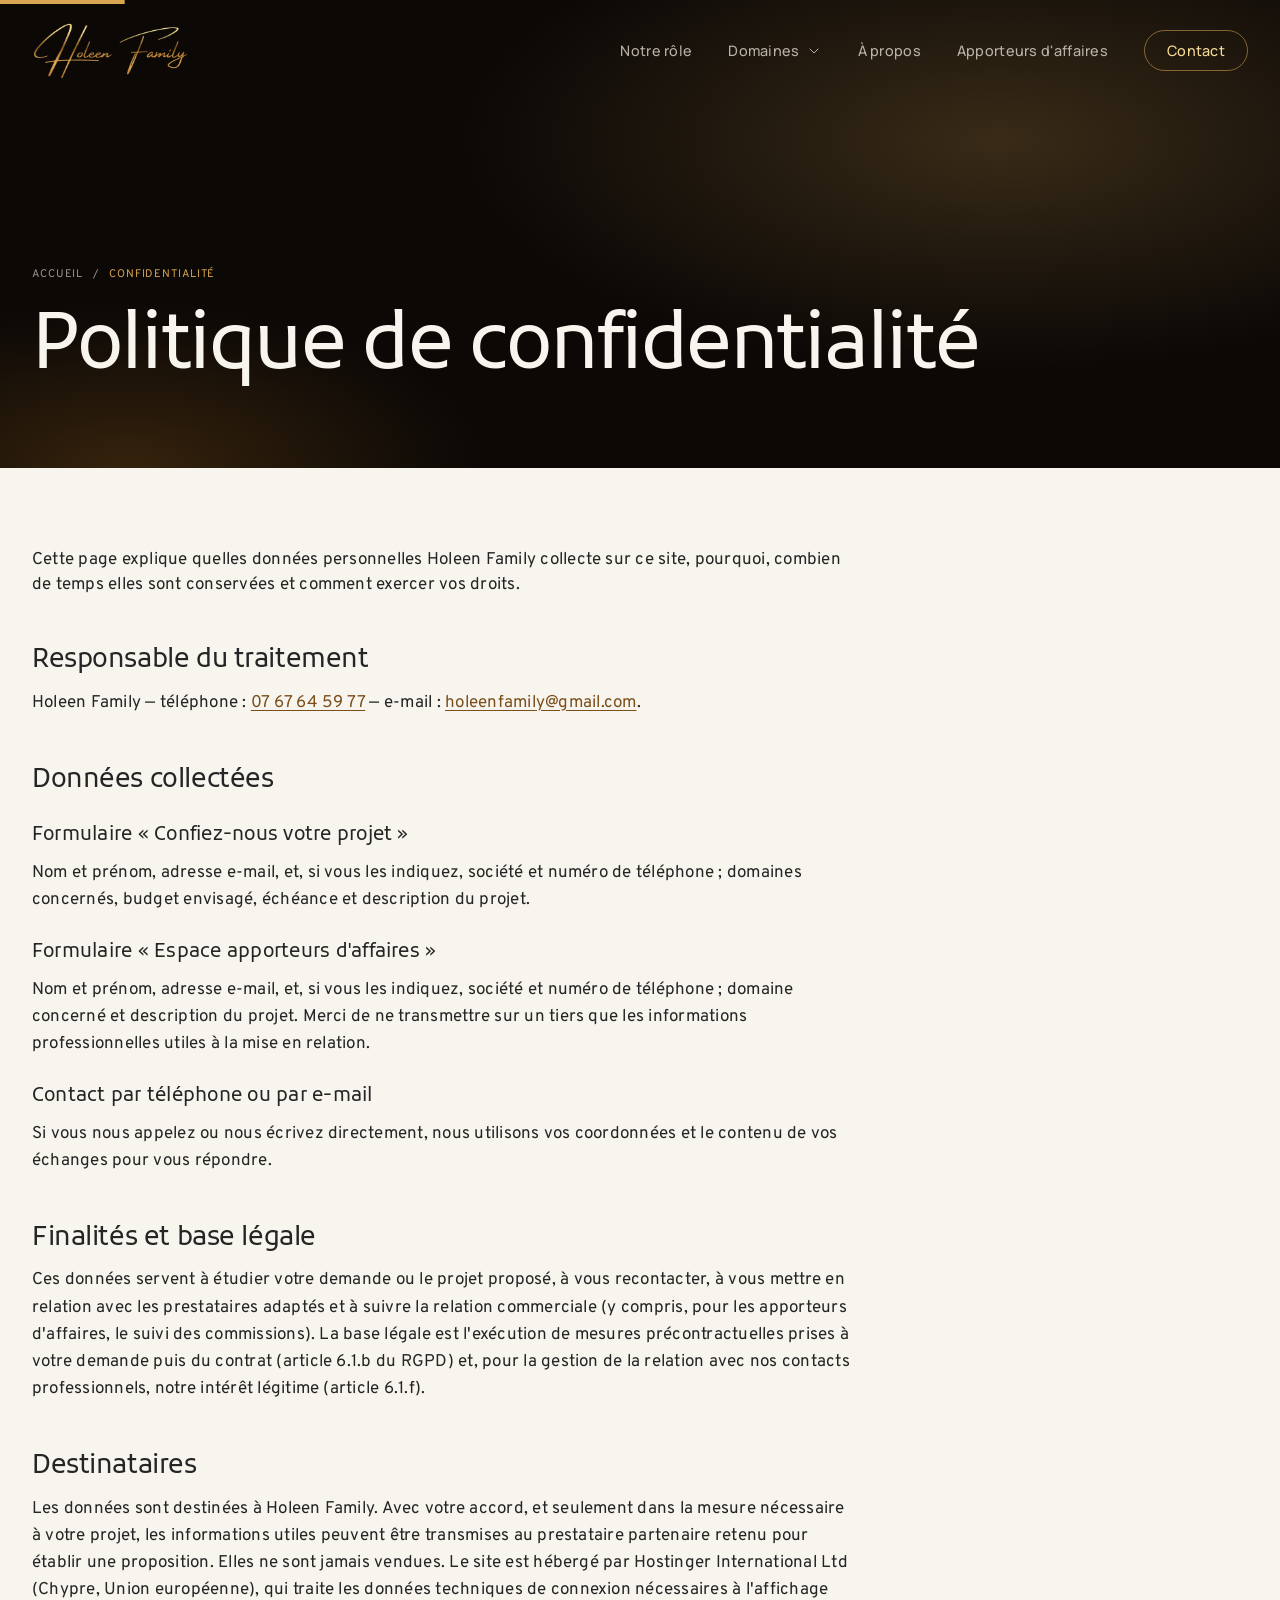
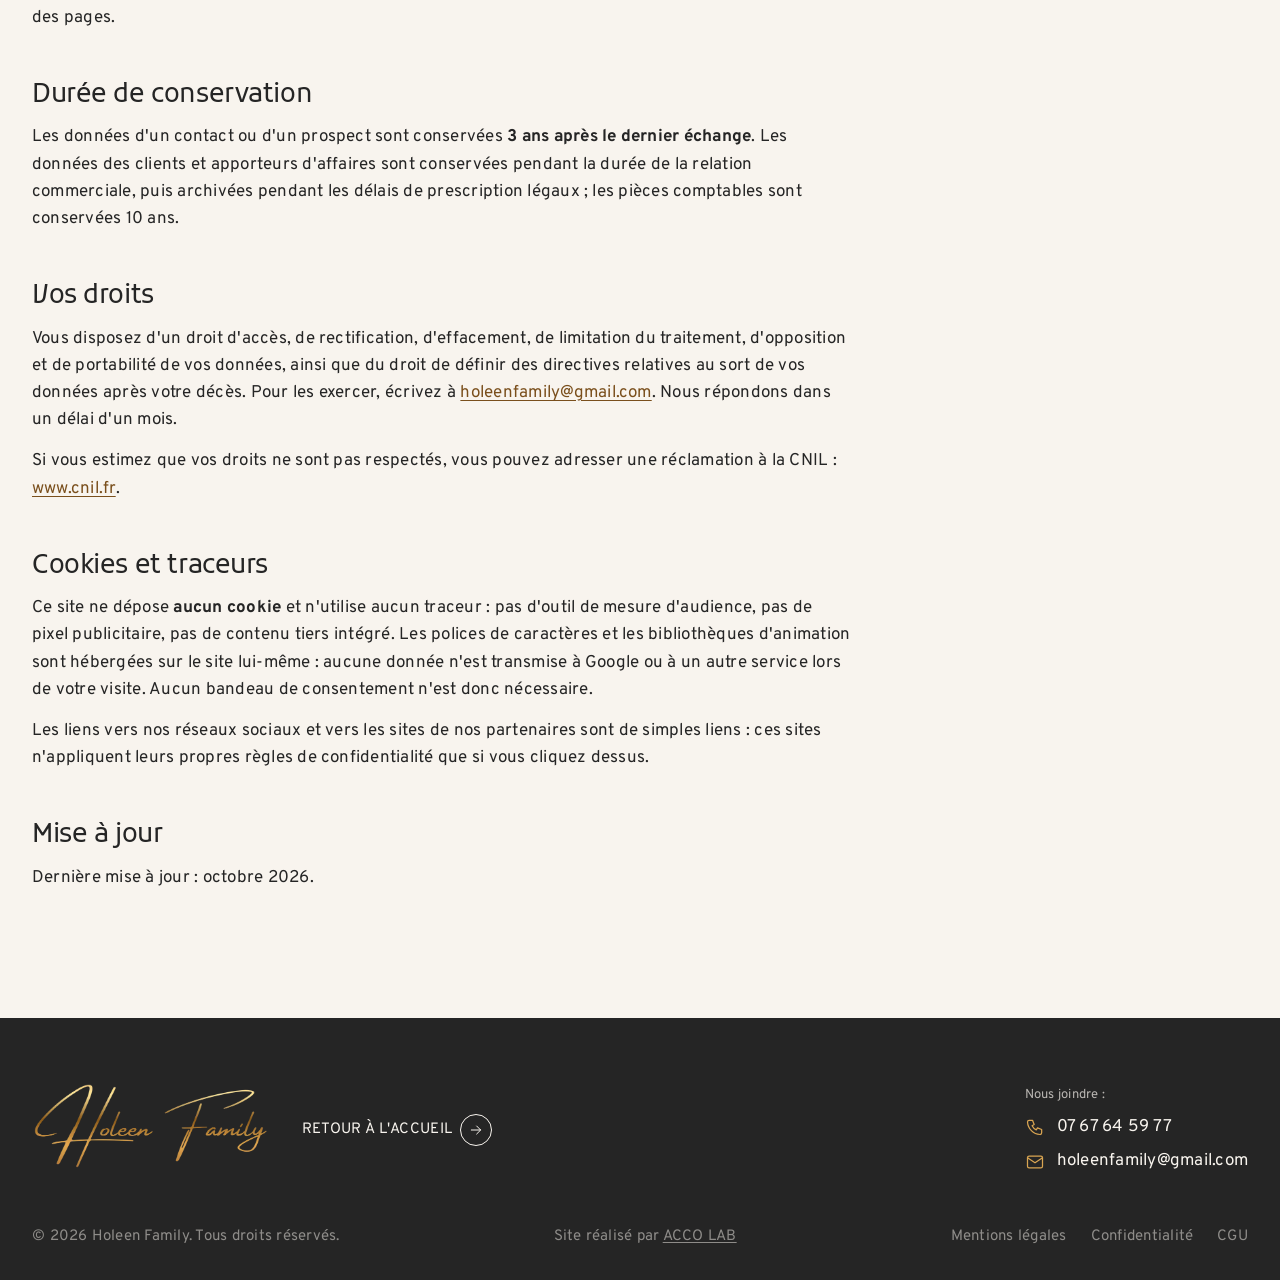
<file: confidentialite.html>
<!DOCTYPE html>
<html lang="fr">
<head>
  <meta charset="UTF-8">
  <meta name="viewport" content="width=device-width, initial-scale=1">
  <title>Politique de confidentialité | Holeen Family</title>
  <meta name="description" content="Données collectées par Holeen Family via ses formulaires de contact, finalités, durée de conservation, destinataires, droits RGPD et cookies.">
  <meta name="robots" content="noindex, follow">
  <link rel="canonical" href="https://holeen-family.com/confidentialite.html">
  <meta property="og:type" content="website">
  <meta property="og:site_name" content="Holeen Family">
  <meta property="og:locale" content="fr_FR">
  <meta property="og:url" content="https://holeen-family.com/confidentialite.html">
  <meta property="og:title" content="Politique de confidentialité | Holeen Family">
  <meta property="og:description" content="Données collectées par Holeen Family via ses formulaires de contact, finalités, durée de conservation, destinataires, droits RGPD et cookies.">
  <meta property="og:image" content="https://holeen-family.com/og-image.jpg">
  <meta property="og:image:width" content="1200">
  <meta property="og:image:height" content="630">
  <meta name="twitter:card" content="summary_large_image">
  <meta name="twitter:title" content="Politique de confidentialité | Holeen Family">
  <meta name="twitter:description" content="Données collectées par Holeen Family via ses formulaires de contact, finalités, durée de conservation, destinataires, droits RGPD et cookies.">
  <meta name="twitter:image" content="https://holeen-family.com/og-image.jpg">
  <meta name="theme-color" content="#0b0806">
  <link rel="icon" href="favicon.ico" sizes="48x48">
  <link rel="icon" href="favicon.svg" type="image/svg+xml">
  <link rel="apple-touch-icon" href="apple-touch-icon.png">
  <link rel="stylesheet" href="fonts.css">
  <link rel="stylesheet" href="menu.css">
  <link rel="stylesheet" href="sections.css">
  <link rel="stylesheet" href="domaine.css">
  <link rel="stylesheet" href="legal.css">
</head>
<body>

  <div class="progression" aria-hidden="true"><div class="progression__barre"></div></div>

  <header class="entete entete--legal">
    <div class="entete__decor" aria-hidden="true"></div>

    <nav class="nav" aria-label="Navigation principale">
      <a class="nav__logo" href="index.html" aria-label="Holeen Family — Accueil">
        <img src="logo-nav.webp" alt="Holeen Family" width="460" height="170">
      </a>
      <ul class="nav__liens">
        <li class="nav__secondaire"><a href="index.html#services">Notre rôle</a></li>
        <li class="deroulant">
          <button class="deroulant__bouton" type="button" aria-expanded="false" aria-controls="menu-domaines">
            Domaines
            <svg viewBox="0 0 24 24" fill="none" stroke="currentColor" stroke-width="1.5" stroke-linecap="round" stroke-linejoin="round" aria-hidden="true"><path d="M6 9l6 6 6-6"/></svg>
          </button>
          <div class="deroulant__volet" id="menu-domaines">
            <ul>
              <li><a href="communication.html"><span>01</span>Communication</a></li>
              <li><a href="evenementiel.html"><span>02</span>Événementiel</a></li>
              <li><a href="textile.html"><span>03</span>Textile</a></li>
            </ul>
            <a class="deroulant__tous" href="index.html#domaines">Tous nos domaines →</a>
          </div>
        </li>
        <li class="nav__secondaire"><a href="index.html#pourquoi">À propos</a></li>
        <li class="nav__secondaire"><a href="apporteurs.html">Apporteurs d'affaires</a></li>
        <li><a class="nav__contact" href="contact.html#coordonnees">Contact</a></li>
      </ul>
    </nav>

    <div class="entete__contenu">
      <p class="entete__fil"><a href="index.html">Accueil</a><span>/</span><b>Confidentialité</b></p>
      <h1 class="entete__titre">Politique de confidentialité</h1>
    </div>
  </header>

  <main class="site">
    <section class="s">
      <div class="s__haut"></div>
      <div class="conteneur legal">
        <p class="chapo">Cette page explique quelles données personnelles Holeen Family collecte sur ce site, pourquoi, combien de temps elles sont conservées et comment exercer vos droits.</p>

        <h2>Responsable du traitement</h2>
        <p>Holeen Family — téléphone : <a href="tel:+33767645977">07 67 64 59 77</a> — e-mail : <a href="mailto:holeenfamily@gmail.com">holeenfamily@gmail.com</a>.</p>

        <h2>Données collectées</h2>
        <h3>Formulaire « Confiez-nous votre projet »</h3>
        <p>Nom et prénom, adresse e-mail, et, si vous les indiquez, société et numéro de téléphone ; domaines concernés, budget envisagé, échéance et description du projet.</p>
        <h3>Formulaire « Espace apporteurs d'affaires »</h3>
        <p>Nom et prénom, adresse e-mail, et, si vous les indiquez, société et numéro de téléphone ; domaine concerné et description du projet. Merci de ne transmettre sur un tiers que les informations professionnelles utiles à la mise en relation.</p>
        <h3>Contact par téléphone ou par e-mail</h3>
        <p>Si vous nous appelez ou nous écrivez directement, nous utilisons vos coordonnées et le contenu de vos échanges pour vous répondre.</p>

        <h2>Finalités et base légale</h2>
        <p>Ces données servent à étudier votre demande ou le projet proposé, à vous recontacter, à vous mettre en relation avec les prestataires adaptés et à suivre la relation commerciale (y compris, pour les apporteurs d'affaires, le suivi des commissions). La base légale est l'exécution de mesures précontractuelles prises à votre demande puis du contrat (article 6.1.b du RGPD) et, pour la gestion de la relation avec nos contacts professionnels, notre intérêt légitime (article 6.1.f).</p>

        <h2>Destinataires</h2>
        <p>Les données sont destinées à Holeen Family. Avec votre accord, et seulement dans la mesure nécessaire à votre projet, les informations utiles peuvent être transmises au prestataire partenaire retenu pour établir une proposition. Elles ne sont jamais vendues. Le site est hébergé par Hostinger International Ltd (Chypre, Union européenne), qui traite les données techniques de connexion nécessaires à l'affichage des pages.</p>

        <h2>Durée de conservation</h2>
        <p>Les données d'un contact ou d'un prospect sont conservées <strong>3 ans après le dernier échange</strong>. Les données des clients et apporteurs d'affaires sont conservées pendant la durée de la relation commerciale, puis archivées pendant les délais de prescription légaux ; les pièces comptables sont conservées 10 ans.</p>

        <h2>Vos droits</h2>
        <p>Vous disposez d'un droit d'accès, de rectification, d'effacement, de limitation du traitement, d'opposition et de portabilité de vos données, ainsi que du droit de définir des directives relatives au sort de vos données après votre décès. Pour les exercer, écrivez à <a href="mailto:holeenfamily@gmail.com">holeenfamily@gmail.com</a>. Nous répondons dans un délai d'un mois.</p>
        <p>Si vous estimez que vos droits ne sont pas respectés, vous pouvez adresser une réclamation à la CNIL : <a href="https://www.cnil.fr/fr/plaintes" rel="noopener">www.cnil.fr</a>.</p>

        <h2>Cookies et traceurs</h2>
        <p>Ce site ne dépose <strong>aucun cookie</strong> et n'utilise aucun traceur : pas d'outil de mesure d'audience, pas de pixel publicitaire, pas de contenu tiers intégré. Les polices de caractères et les bibliothèques d'animation sont hébergées sur le site lui-même : aucune donnée n'est transmise à Google ou à un autre service lors de votre visite. Aucun bandeau de consentement n'est donc nécessaire.</p>
        <p>Les liens vers nos réseaux sociaux et vers les sites de nos partenaires sont de simples liens : ces sites n'appliquent leurs propres règles de confidentialité que si vous cliquez dessus.</p>

        <h2>Mise à jour</h2>
        <p>Dernière mise à jour : octobre 2026.</p>
      </div>
      <div class="s__bas"></div>
    </section>

    <footer class="pied pied--court">
      <div class="pied__marque">
        <a href="index.html" aria-label="Holeen Family — Accueil"><img src="logo-pied.webp" alt="Holeen Family" width="700" height="259" loading="lazy"></a>
        <a class="lien" href="index.html">Retour à l'accueil<span class="lien__icone"><svg viewBox="0 0 24 24" fill="none" stroke="currentColor" stroke-width="1.5" stroke-linecap="round" stroke-linejoin="round" aria-hidden="true"><path d="M5 12h14M13 6l6 6-6 6"/></svg></span></a>
        <div class="direct">
          <p class="direct__intro">Nous joindre :</p>
          <a class="direct__ligne" href="tel:+33767645977"><svg viewBox="0 0 24 24" fill="none" stroke="currentColor" stroke-width="1.5" stroke-linecap="round" stroke-linejoin="round" aria-hidden="true"><path d="M5 4h4l2 5-2.5 1.5a11 11 0 0 0 5 5L15 13l5 2v4a2 2 0 0 1-2 2A16 16 0 0 1 3 6a2 2 0 0 1 2-2z"/></svg><span>07 67 64 59 77</span></a>
          <a class="direct__ligne" href="mailto:holeenfamily@gmail.com"><svg viewBox="0 0 24 24" fill="none" stroke="currentColor" stroke-width="1.5" stroke-linecap="round" stroke-linejoin="round" aria-hidden="true"><rect x="3" y="5" width="18" height="14" rx="2"/><path d="M3 7l9 6 9-6"/></svg><span>holeenfamily@gmail.com</span></a>
        </div>
      </div>
      <div class="pied__bas">
        <p>© <span id="annee">2026</span> Holeen Family. Tous droits réservés.</p>
        <p class="footer__credit">Site réalisé par <a href="https://acco-lab.fr/" target="_blank" rel="noopener">ACCO LAB</a></p>
        <ul class="pied__liens" aria-label="Informations légales">
          <li><a href="mentions-legales.html">Mentions légales</a></li>
          <li><a href="confidentialite.html">Confidentialité</a></li>
          <li><a href="cgu.html">CGU</a></li>
        </ul>
      </div>
    </footer>
  </main>

  <canvas id="etincelles" aria-hidden="true" style="position:fixed;inset:0;width:100%;height:100%;pointer-events:none;z-index:9999"></canvas>

  <script src="vendor/gsap.min.js"></script>
  <script src="vendor/ScrollTrigger.min.js"></script>
  <script src="vendor/Observer.min.js"></script>
  <script src="vendor/SplitText.min.js"></script>
  <script src="vendor/lenis.min.js"></script>
  <script src="menu.js"></script>
  <script src="etincelles.js"></script>
  <script src="sections.js"></script>
</body>
</html>
</file>
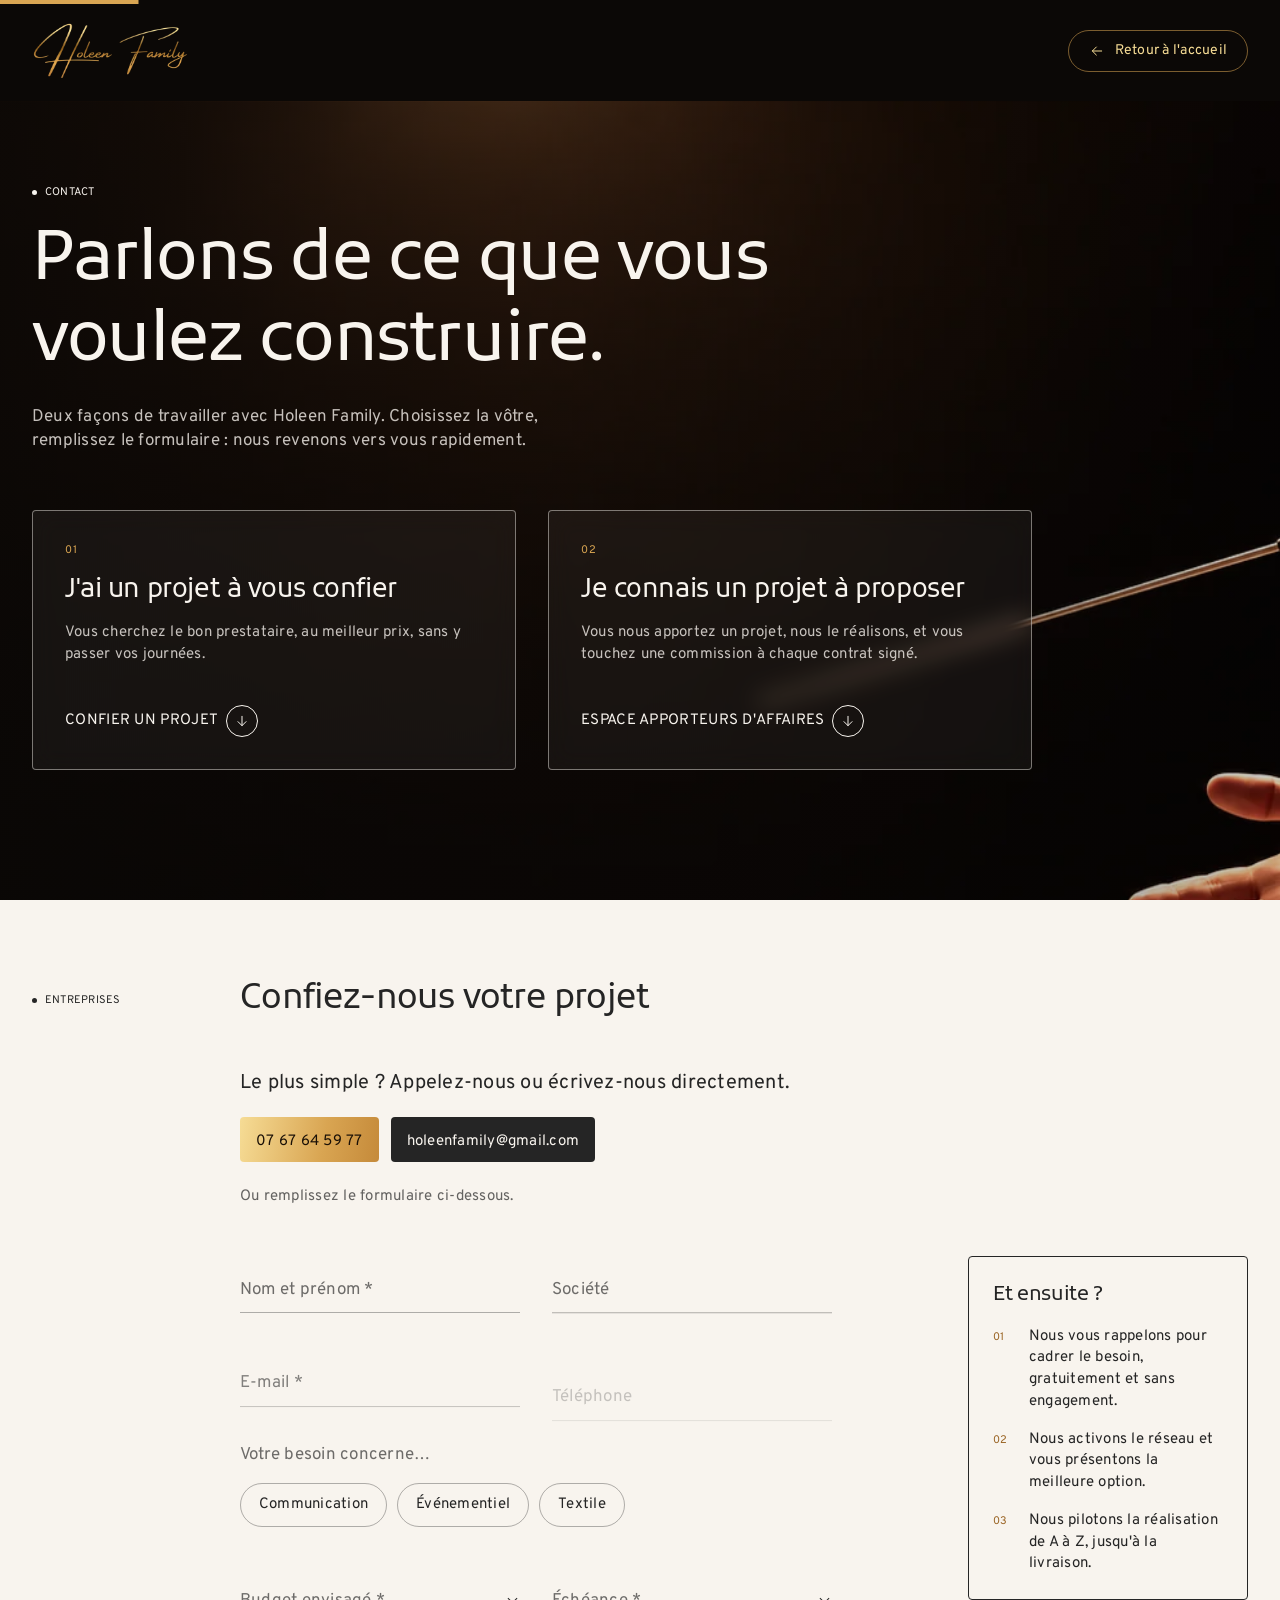
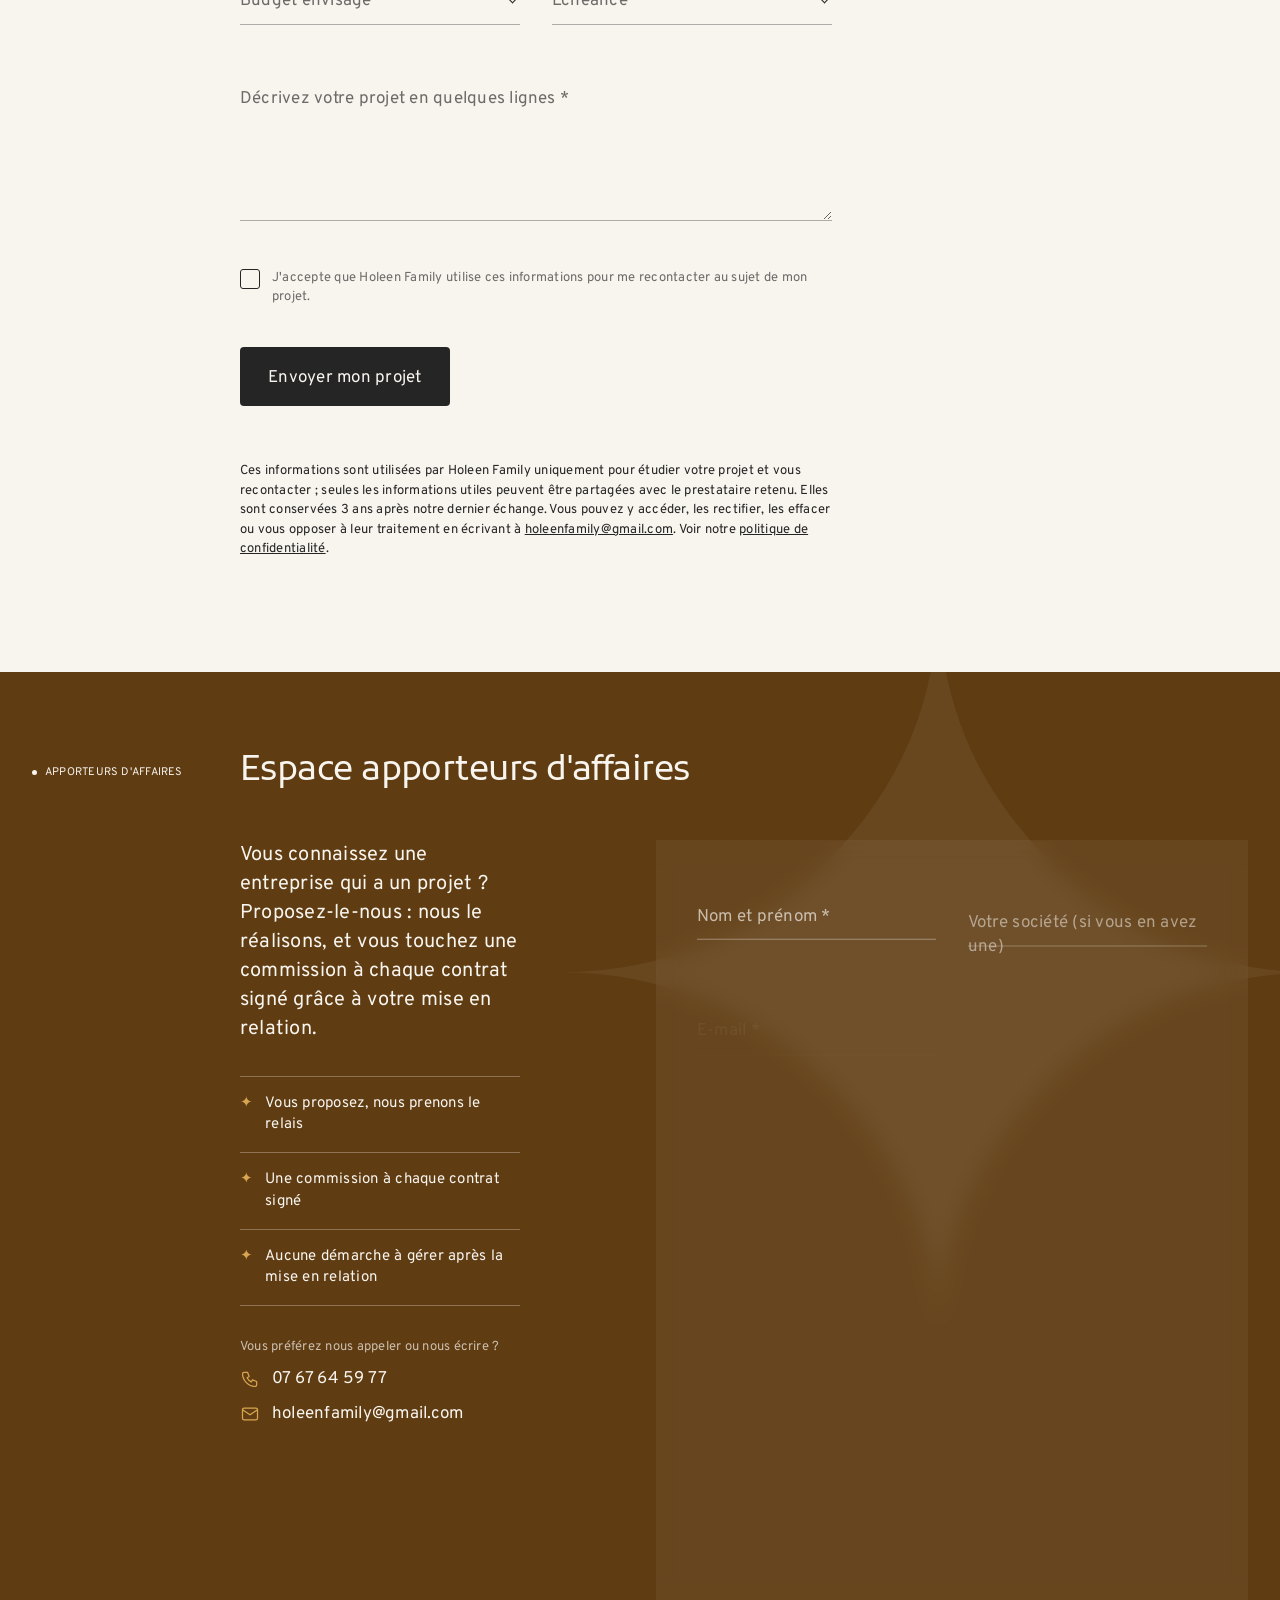
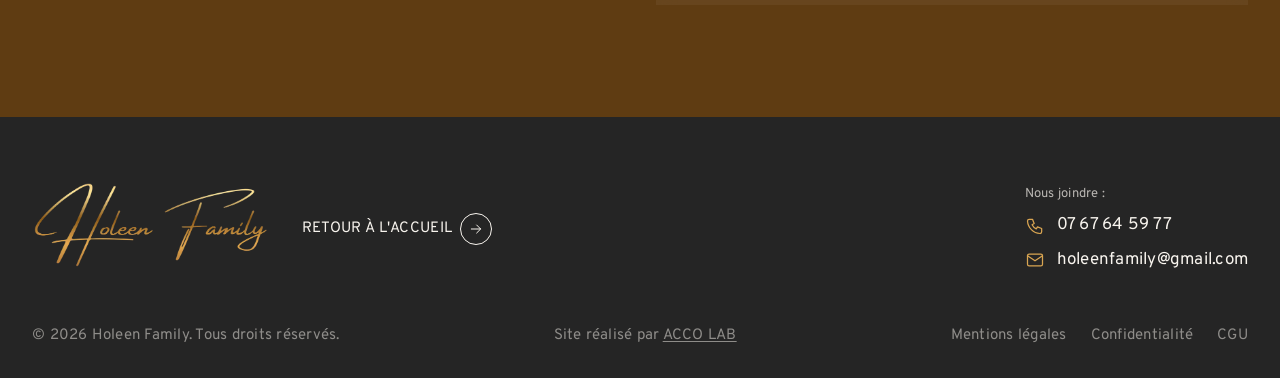
<file: contact.html>
<!DOCTYPE html>
<html lang="fr">
<head>
  <meta charset="UTF-8">
  <meta name="viewport" content="width=device-width, initial-scale=1">
  <title>Contact — Confiez-nous votre projet | Holeen Family</title>
  <meta name="description" content="Confiez-nous votre projet ou devenez apporteur d'affaires et touchez une commission à chaque contrat signé. Un seul interlocuteur.">
  <meta name="robots" content="index, follow, max-image-preview:large">
  <link rel="canonical" href="https://holeen-family.com/contact.html">
  <meta property="og:type" content="website">
  <meta property="og:site_name" content="Holeen Family">
  <meta property="og:locale" content="fr_FR">
  <meta property="og:url" content="https://holeen-family.com/contact.html">
  <meta property="og:title" content="Contact — Confiez-nous votre projet | Holeen Family">
  <meta property="og:description" content="Confiez-nous votre projet ou devenez apporteur d'affaires et touchez une commission à chaque contrat signé. Un seul interlocuteur.">
  <meta property="og:image" content="https://holeen-family.com/og-image.jpg">
  <meta property="og:image:width" content="1200">
  <meta property="og:image:height" content="630">
  <meta name="twitter:card" content="summary_large_image">
  <meta name="twitter:title" content="Contact — Confiez-nous votre projet | Holeen Family">
  <meta name="twitter:description" content="Confiez-nous votre projet ou devenez apporteur d'affaires et touchez une commission à chaque contrat signé. Un seul interlocuteur.">
  <meta name="twitter:image" content="https://holeen-family.com/og-image.jpg">
  <meta name="theme-color" content="#0b0806">
  <link rel="icon" href="favicon.ico" sizes="48x48">
  <link rel="icon" href="favicon.svg" type="image/svg+xml">
  <link rel="apple-touch-icon" href="apple-touch-icon.png">
  <script type="application/ld+json">[{"@context": "https://schema.org", "@type": "Organization", "name": "Holeen Family", "url": "https://holeen-family.com/", "logo": "https://holeen-family.com/icon-512.png", "image": "https://holeen-family.com/og-image.jpg", "telephone": "+33767645977", "areaServed": "FR", "description": "Holeen Family met en relation les entreprises avec les bons prestataires : communication, événementiel, textile. Un seul interlocuteur."}, {"@context": "https://schema.org", "@type": "BreadcrumbList", "itemListElement": [{"@type": "ListItem", "position": 1, "name": "Accueil", "item": "https://holeen-family.com/"}, {"@type": "ListItem", "position": 2, "name": "Contact", "item": "https://holeen-family.com/contact.html"}]}]</script>
  <link rel="stylesheet" href="fonts.css">
  <link rel="preload" as="image" href="header.webp">
  <link rel="stylesheet" href="sections.css">
  <link rel="stylesheet" href="contact.css">
</head>
<body>

  <div class="progression" aria-hidden="true"><div class="progression__barre"></div></div>

  <!-- En-tête : choix du parcours -->
  <header class="accueil">
    <div class="fond"><div class="fond__image accueil__image" data-parallax data-parallax-start="0" data-parallax-end="20"></div></div>

    <nav class="barre" aria-label="Navigation principale">
      <a class="barre__logo" href="index.html" aria-label="Holeen Family — Accueil">
        <img src="logo-nav.webp" alt="Holeen Family" width="460" height="170">
      </a>
      <a class="barre__retour" href="index.html">
        <svg viewBox="0 0 24 24" fill="none" stroke="currentColor" stroke-width="1.5" stroke-linecap="round" stroke-linejoin="round" aria-hidden="true"><path d="M19 12H5M11 6l-6 6 6 6"/></svg>
        Retour à l'accueil
      </a>
    </nav>

    <div class="accueil__contenu">
      <p class="surtitre">Contact</p>
      <h1 class="accueil__titre" data-lignes>Parlons de ce que vous voulez construire.</h1>
      <p class="accueil__texte" data-apparait>
        Deux façons de travailler avec Holeen Family. Choisissez la vôtre, remplissez le formulaire :
        nous revenons vers vous rapidement.
      </p>

      <div class="choix" data-animate="stagger-up">
        <a class="choix__carte verre" href="#projet" data-animate="stagger-up-item">
          <span class="choix__rang">01</span>
          <span class="choix__titre">J'ai un projet à vous confier</span>
          <span class="choix__texte">Vous cherchez le bon prestataire, au meilleur prix, sans y passer vos journées.</span>
          <span class="lien">Confier un projet<span class="lien__icone"><svg viewBox="0 0 24 24" fill="none" stroke="currentColor" stroke-width="1.5" stroke-linecap="round" stroke-linejoin="round" aria-hidden="true"><path d="M12 5v14M6 13l6 6 6-6"/></svg></span></span>
        </a>
        <a class="choix__carte verre" href="#rejoindre" data-animate="stagger-up-item">
          <span class="choix__rang">02</span>
          <span class="choix__titre">Je connais un projet à proposer</span>
          <span class="choix__texte">Vous nous apportez un projet, nous le réalisons, et vous touchez une commission à chaque contrat signé.</span>
          <span class="lien">Espace apporteurs d'affaires<span class="lien__icone"><svg viewBox="0 0 24 24" fill="none" stroke="currentColor" stroke-width="1.5" stroke-linecap="round" stroke-linejoin="round" aria-hidden="true"><path d="M12 5v14M6 13l6 6 6-6"/></svg></span></span>
        </a>
      </div>
    </div>
  </header>

  <main class="site">

    <!-- 1. Confier un projet -->
    <section class="s" id="projet">
      <div class="s__haut"></div>
      <div class="conteneur grille">
        <p class="surtitre volet__surtitre">Entreprises</p>
        <h2 class="h2 volet__titre">Confiez-nous votre projet</h2>

        <div class="joindre volet__joindre" id="coordonnees">
          <p class="joindre__intro">Le plus simple ? Appelez-nous ou écrivez-nous directement.</p>
          <div class="joindre__boutons">
            <a class="bouton bouton--or" href="tel:+33767645977"><span class="bouton__texte">07 67 64 59 77</span></a>
            <a class="bouton" href="mailto:holeenfamily@gmail.com"><span class="bouton__texte">holeenfamily@gmail.com</span></a>
          </div>
          <p class="joindre__ou">Ou remplissez le formulaire ci-dessous.</p>
        </div>

        <form class="formulaire volet__formulaire" data-formulaire="projet" data-endpoint="" novalidate>
          <div class="formulaire__rang" data-animate="stagger-up">
            <label class="champ" data-animate="stagger-up-item">
              <input type="text" name="nom" placeholder=" " autocomplete="name" required>
              <span>Nom et prénom *</span>
            </label>
            <label class="champ" data-animate="stagger-up-item">
              <input type="text" name="societe" placeholder=" " autocomplete="organization">
              <span>Société</span>
            </label>
            <label class="champ" data-animate="stagger-up-item">
              <input type="email" name="email" placeholder=" " autocomplete="email" required>
              <span>E-mail *</span>
            </label>
            <label class="champ" data-animate="stagger-up-item">
              <input type="tel" name="telephone" placeholder=" " autocomplete="tel">
              <span>Téléphone</span>
            </label>
          </div>

          <fieldset class="pastilles">
            <legend>Votre besoin concerne…</legend>
            <label><input type="checkbox" name="domaine" value="Communication"><span>Communication</span></label>
            <label><input type="checkbox" name="domaine" value="Événementiel"><span>Événementiel</span></label>
            <label><input type="checkbox" name="domaine" value="Textile"><span>Textile</span></label>
          </fieldset>

          <div class="formulaire__rang">
            <label class="champ champ--liste">
              <select name="budget" required>
                <option value="" selected disabled hidden></option>
                <option>Moins de 5 000 €</option>
                <option>5 000 à 20 000 €</option>
                <option>20 000 à 50 000 €</option>
                <option>Plus de 50 000 €</option>
                <option>À définir ensemble</option>
              </select>
              <span>Budget envisagé *</span>
            </label>
            <label class="champ champ--liste">
              <select name="delai" required>
                <option value="" selected disabled hidden></option>
                <option>Urgent (moins d'un mois)</option>
                <option>D'ici 1 à 3 mois</option>
                <option>D'ici 3 à 6 mois</option>
                <option>Pas de date précise</option>
              </select>
              <span>Échéance *</span>
            </label>
          </div>

          <label class="champ champ--zone">
            <textarea name="message" rows="5" placeholder=" " required></textarea>
            <span>Décrivez votre projet en quelques lignes *</span>
          </label>

          <label class="accord">
            <input type="checkbox" name="accord" required>
            <span>J'accepte que Holeen Family utilise ces informations pour me recontacter au sujet de mon projet.</span>
          </label>

          <div class="formulaire__bas">
            <button class="bouton bouton--grand" type="submit"><span class="bouton__texte">Envoyer mon projet</span></button>
            <p class="formulaire__etat" role="status" aria-live="polite"></p>
          </div>
          <p class="formulaire__rgpd">Ces informations sont utilisées par Holeen Family uniquement pour étudier votre projet et vous recontacter ; seules les informations utiles peuvent être partagées avec le prestataire retenu. Elles sont conservées 3 ans après notre dernier échange. Vous pouvez y accéder, les rectifier, les effacer ou vous opposer à leur traitement en écrivant à <a href="mailto:holeenfamily@gmail.com">holeenfamily@gmail.com</a>. Voir notre <a href="confidentialite.html">politique de confidentialité</a>.</p>
        </form>

        <aside class="volet__cote">
          <div class="volet__bloc">
            <h3 class="h3">Et ensuite ?</h3>
            <ol class="suite">
              <li><span>01</span>Nous vous rappelons pour cadrer le besoin, gratuitement et sans engagement.</li>
              <li><span>02</span>Nous activons le réseau et vous présentons la meilleure option.</li>
              <li><span>03</span>Nous pilotons la réalisation de A à Z, jusqu'à la livraison.</li>
            </ol>
          </div>
        </aside>
      </div>
      <div class="s__bas"></div>
    </section>

    <!-- 2. Apporteurs d'affaires -->
    <section class="s s--marque" id="rejoindre">
      <span class="experience__filigrane" aria-hidden="true">✦</span>
      <div class="s__haut"></div>
      <div class="conteneur grille">
        <p class="surtitre volet__surtitre">Apporteurs d'affaires</p>
        <h2 class="h2 volet__titre">Espace apporteurs d'affaires</h2>

        <aside class="volet__cote volet__cote--gauche">
          <p class="chapo" style="font-size:20px">
            Vous connaissez une entreprise qui a un projet ? Proposez-le-nous : nous le réalisons, et vous touchez
            une commission à chaque contrat signé grâce à votre mise en relation.
          </p>
          <ul class="atouts">
            <li>Vous proposez, nous prenons le relais</li>
            <li>Une commission à chaque contrat signé</li>
            <li>Aucune démarche à gérer après la mise en relation</li>
          </ul>
          <div class="direct direct--clair">
            <p class="direct__intro">Vous préférez nous appeler ou nous écrire ?</p>
            <a class="direct__ligne" href="tel:+33767645977"><svg viewBox="0 0 24 24" fill="none" stroke="currentColor" stroke-width="1.5" stroke-linecap="round" stroke-linejoin="round" aria-hidden="true"><path d="M5 4h4l2 5-2.5 1.5a11 11 0 0 0 5 5L15 13l5 2v4a2 2 0 0 1-2 2A16 16 0 0 1 3 6a2 2 0 0 1 2-2z"/></svg><span>07 67 64 59 77</span></a>
            <a class="direct__ligne" href="mailto:holeenfamily@gmail.com"><svg viewBox="0 0 24 24" fill="none" stroke="currentColor" stroke-width="1.5" stroke-linecap="round" stroke-linejoin="round" aria-hidden="true"><rect x="3" y="5" width="18" height="14" rx="2"/><path d="M3 7l9 6 9-6"/></svg><span>holeenfamily@gmail.com</span></a>
          </div>
        </aside>

        <form class="formulaire formulaire--clair volet__formulaire volet__formulaire--droite verre" data-formulaire="reseau" data-endpoint="" novalidate>
          <div class="formulaire__rang" data-animate="stagger-up">
            <label class="champ" data-animate="stagger-up-item">
              <input type="text" name="nom" placeholder=" " autocomplete="name" required>
              <span>Nom et prénom *</span>
            </label>
            <label class="champ" data-animate="stagger-up-item">
              <input type="text" name="societe" placeholder=" " autocomplete="organization">
              <span>Votre société (si vous en avez une)</span>
            </label>
            <label class="champ" data-animate="stagger-up-item">
              <input type="email" name="email" placeholder=" " autocomplete="email" required>
              <span>E-mail *</span>
            </label>
            <label class="champ" data-animate="stagger-up-item">
              <input type="tel" name="telephone" placeholder=" " autocomplete="tel">
              <span>Téléphone</span>
            </label>
          </div>



          <label class="champ champ--zone">
            <textarea name="message" rows="5" placeholder=" " required></textarea>
            <span>Décrivez le projet en quelques lignes *</span>
          </label>

          <label class="accord">
            <input type="checkbox" name="accord" required>
            <span>J'accepte que Holeen Family utilise ces informations pour étudier le projet proposé et me recontacter.</span>
          </label>

          <div class="formulaire__bas">
            <button class="bouton bouton--clair bouton--grand" type="submit"><span class="bouton__texte">Proposer le projet</span></button>
            <p class="formulaire__etat" role="status" aria-live="polite"></p>
          </div>
          <p class="formulaire__rgpd">Ces informations sont utilisées par Holeen Family uniquement pour étudier le projet proposé, vous recontacter et, le cas échéant, gérer votre commission. Elles sont conservées 3 ans après notre dernier échange (ou pendant la relation d'affaires). Vous pouvez y accéder, les rectifier, les effacer ou vous opposer à leur traitement en écrivant à <a href="mailto:holeenfamily@gmail.com">holeenfamily@gmail.com</a>. Voir notre <a href="confidentialite.html">politique de confidentialité</a>.</p>
        </form>
      </div>
      <div class="s__bas"></div>
    </section>

    <footer class="pied pied--court">
      <div class="pied__marque">
        <a href="index.html" aria-label="Holeen Family — Accueil"><img src="logo-pied.webp" alt="Holeen Family" width="700" height="259" loading="lazy"></a>
        <a class="lien" href="index.html">Retour à l'accueil<span class="lien__icone"><svg viewBox="0 0 24 24" fill="none" stroke="currentColor" stroke-width="1.5" stroke-linecap="round" stroke-linejoin="round" aria-hidden="true"><path d="M5 12h14M13 6l6 6-6 6"/></svg></span></a>
        <div class="direct">
          <p class="direct__intro">Nous joindre :</p>
          <a class="direct__ligne" href="tel:+33767645977"><svg viewBox="0 0 24 24" fill="none" stroke="currentColor" stroke-width="1.5" stroke-linecap="round" stroke-linejoin="round" aria-hidden="true"><path d="M5 4h4l2 5-2.5 1.5a11 11 0 0 0 5 5L15 13l5 2v4a2 2 0 0 1-2 2A16 16 0 0 1 3 6a2 2 0 0 1 2-2z"/></svg><span>07 67 64 59 77</span></a>
          <a class="direct__ligne" href="mailto:holeenfamily@gmail.com"><svg viewBox="0 0 24 24" fill="none" stroke="currentColor" stroke-width="1.5" stroke-linecap="round" stroke-linejoin="round" aria-hidden="true"><rect x="3" y="5" width="18" height="14" rx="2"/><path d="M3 7l9 6 9-6"/></svg><span>holeenfamily@gmail.com</span></a>
        </div>
      </div>
      <div class="pied__bas">
        <p>© <span id="annee">2026</span> Holeen Family. Tous droits réservés.</p>
        <p class="footer__credit">Site réalisé par <a href="https://acco-lab.fr/" target="_blank" rel="noopener">ACCO LAB</a></p>
        <ul class="pied__liens" aria-label="Informations légales">
          <li><a href="mentions-legales.html">Mentions légales</a></li>
          <li><a href="confidentialite.html">Confidentialité</a></li>
          <li><a href="cgu.html">CGU</a></li>
        </ul>
      </div>
    </footer>
  </main>

  <canvas id="etincelles" aria-hidden="true" style="position:fixed;inset:0;width:100%;height:100%;pointer-events:none;z-index:9999"></canvas>

  <script src="vendor/gsap.min.js"></script>
  <script src="vendor/ScrollTrigger.min.js"></script>
  <script src="vendor/Observer.min.js"></script>
  <script src="vendor/SplitText.min.js"></script>
  <script src="vendor/lenis.min.js"></script>
  <script src="etincelles.js"></script>
  <script src="sections.js"></script>
  <script src="contact.js"></script>
</body>
</html>
</file>
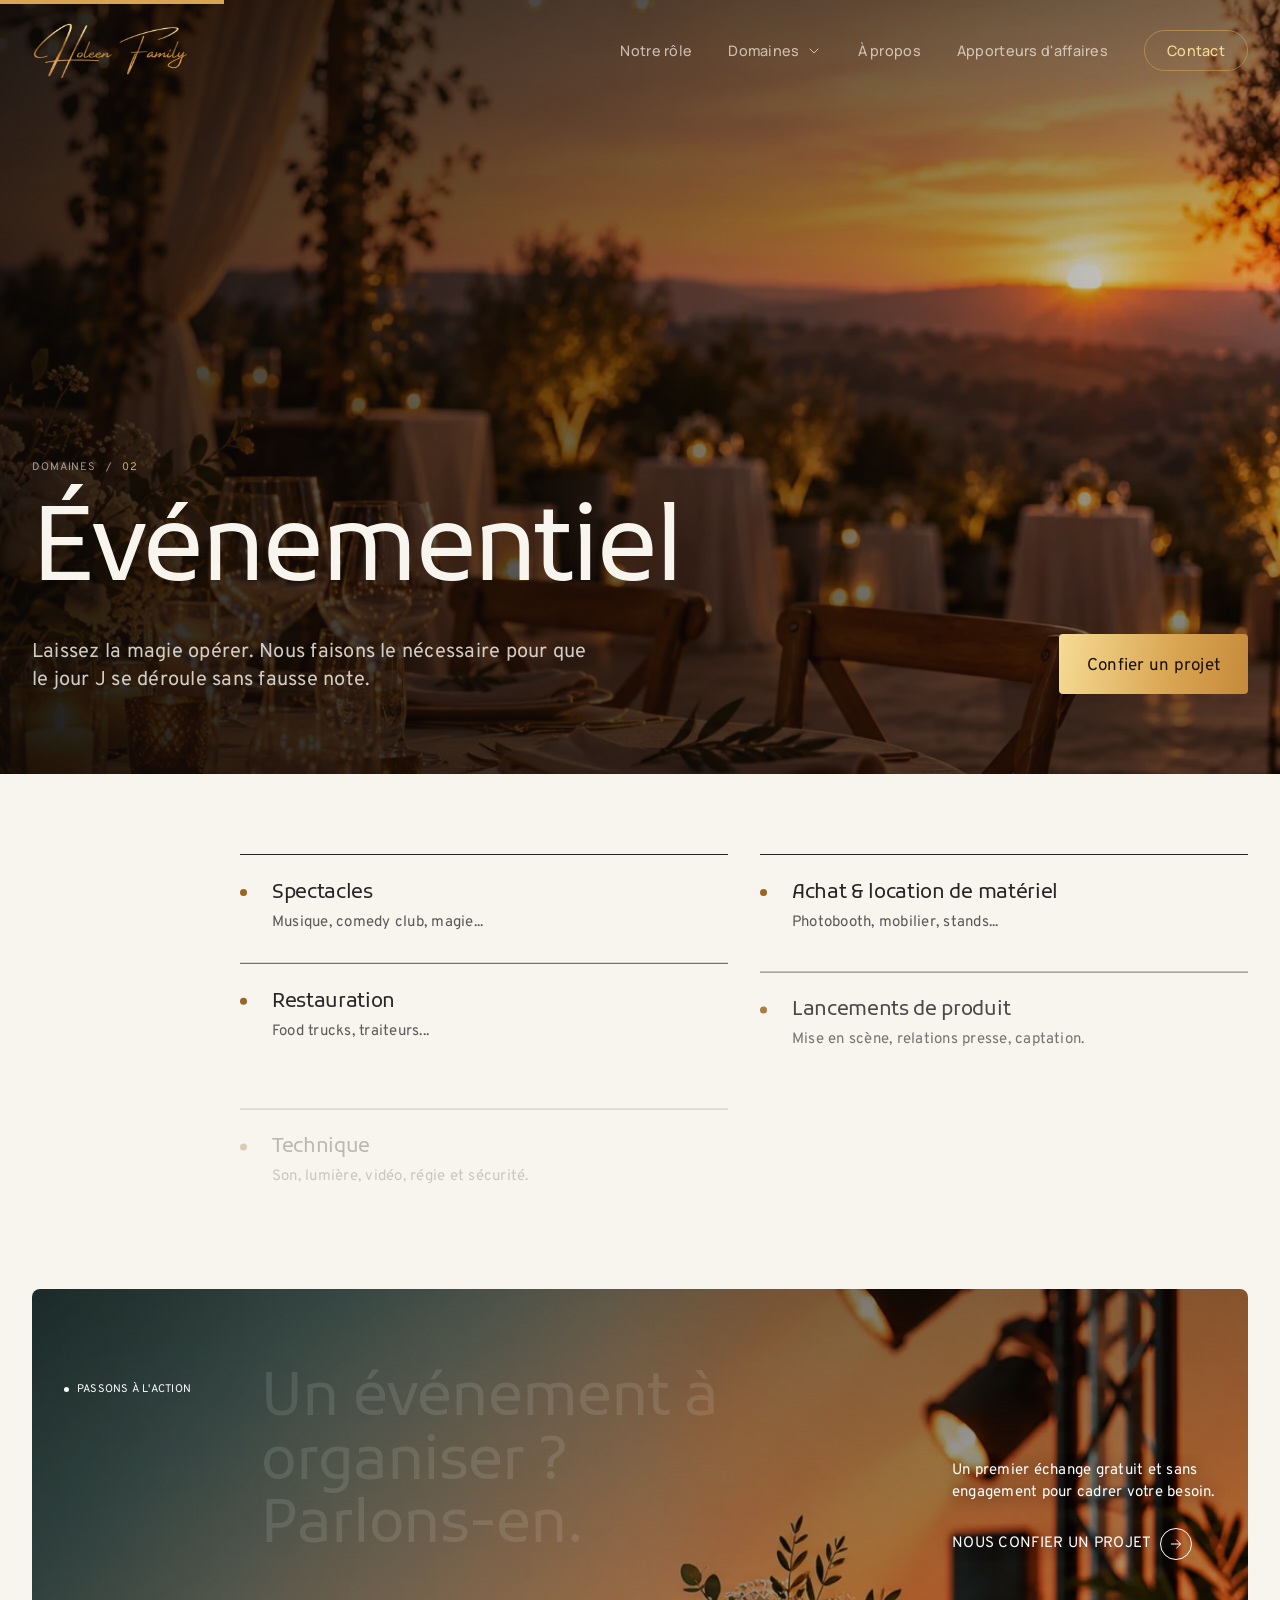
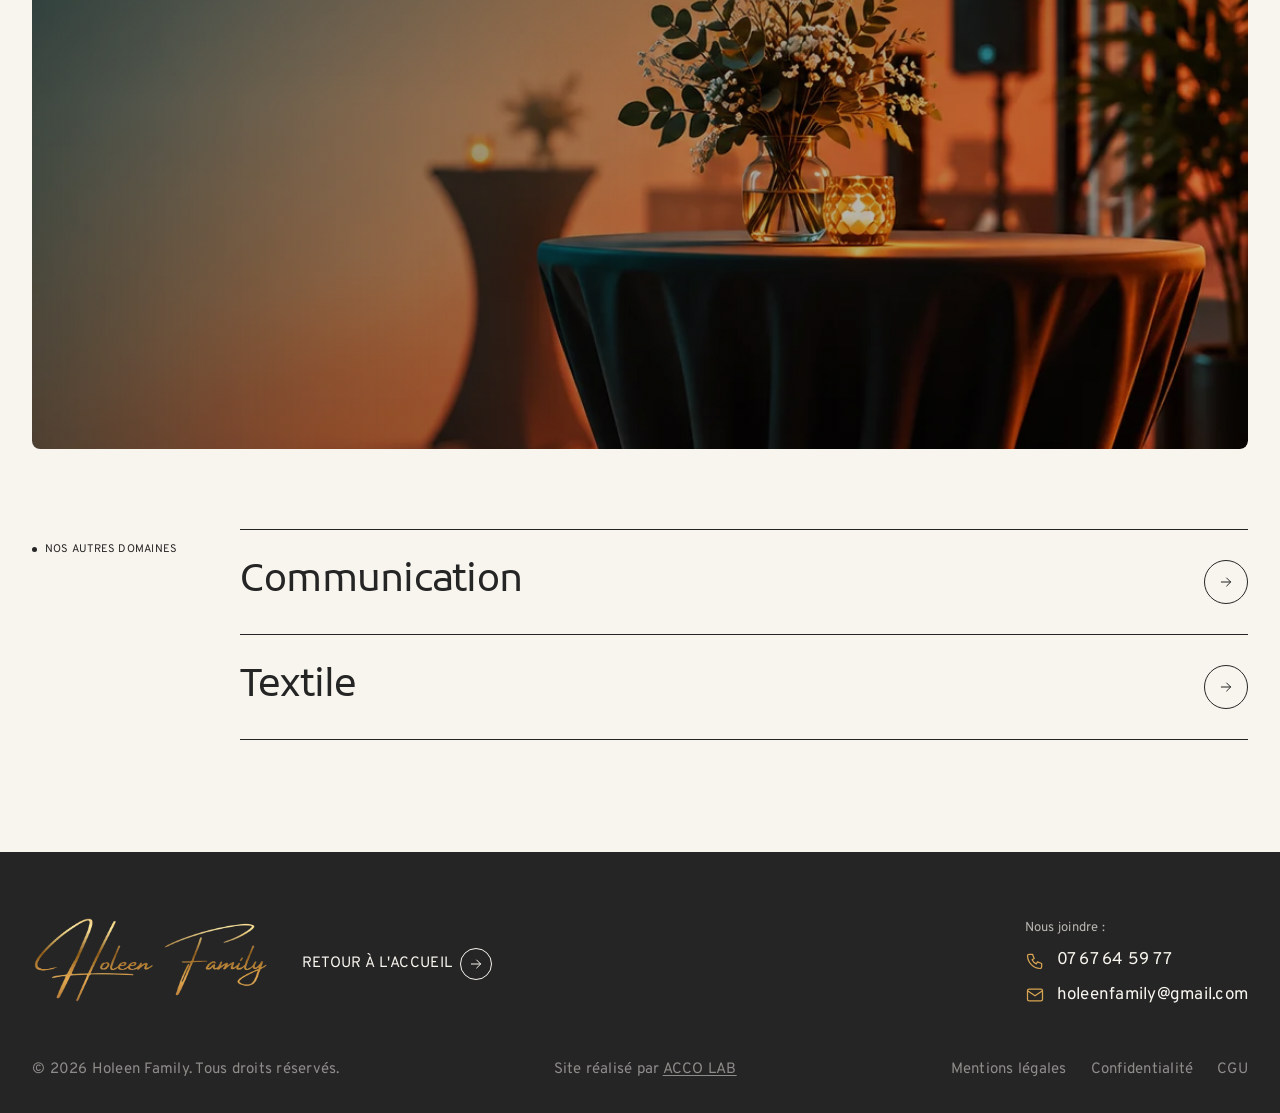
<file: evenementiel.html>
<!DOCTYPE html>
<html lang="fr">
<head>
  <meta charset="UTF-8">
  <meta name="viewport" content="width=device-width, initial-scale=1">
  <title>Événementiel d'entreprise : spectacles, matériel, traiteur, technique | Holeen Family</title>
  <meta name="description" content="Laissez la magie opérer. Nous faisons le nécessaire pour que le jour J se déroule sans fausse note.">
  <meta name="robots" content="index, follow, max-image-preview:large">
  <link rel="canonical" href="https://holeen-family.com/evenementiel.html">
  <meta property="og:type" content="website">
  <meta property="og:site_name" content="Holeen Family">
  <meta property="og:locale" content="fr_FR">
  <meta property="og:url" content="https://holeen-family.com/evenementiel.html">
  <meta property="og:title" content="Événementiel d&#x27;entreprise : spectacles, matériel, traiteur, technique | Holeen Family">
  <meta property="og:description" content="Laissez la magie opérer. Nous faisons le nécessaire pour que le jour J se déroule sans fausse note.">
  <meta property="og:image" content="https://holeen-family.com/og-image.jpg">
  <meta property="og:image:width" content="1200">
  <meta property="og:image:height" content="630">
  <meta name="twitter:card" content="summary_large_image">
  <meta name="twitter:title" content="Événementiel d&#x27;entreprise : spectacles, matériel, traiteur, technique | Holeen Family">
  <meta name="twitter:description" content="Laissez la magie opérer. Nous faisons le nécessaire pour que le jour J se déroule sans fausse note.">
  <meta name="twitter:image" content="https://holeen-family.com/og-image.jpg">
  <meta name="theme-color" content="#0b0806">
  <link rel="icon" href="favicon.ico" sizes="48x48">
  <link rel="icon" href="favicon.svg" type="image/svg+xml">
  <link rel="apple-touch-icon" href="apple-touch-icon.png">
  <script type="application/ld+json">[{"@context": "https://schema.org", "@type": "Organization", "name": "Holeen Family", "url": "https://holeen-family.com/", "logo": "https://holeen-family.com/icon-512.png", "image": "https://holeen-family.com/og-image.jpg", "telephone": "+33767645977", "areaServed": "FR", "description": "Holeen Family met en relation les entreprises avec les bons prestataires : communication, événementiel, textile. Un seul interlocuteur."}, {"@context": "https://schema.org", "@type": "BreadcrumbList", "itemListElement": [{"@type": "ListItem", "position": 1, "name": "Accueil", "item": "https://holeen-family.com/"}, {"@type": "ListItem", "position": 2, "name": "Événementiel", "item": "https://holeen-family.com/evenementiel.html"}]}]</script>
  <link rel="stylesheet" href="fonts.css">
  <link rel="stylesheet" href="menu.css">
  <link rel="stylesheet" href="sections.css">
  <link rel="stylesheet" href="domaine.css">
</head>
<body>

  <div class="progression" aria-hidden="true"><div class="progression__barre"></div></div>

  <header class="entete">
    <div class="entete__decor entete__decor--photo" aria-hidden="true">
      <div class="entete__photo" data-parallax data-parallax-start="-10" data-parallax-end="10" style="background-image:url(img-header-evenementiel.webp)"></div>
    </div>

    <nav class="nav" aria-label="Navigation principale">
      <a class="nav__logo" href="index.html" aria-label="Holeen Family — Accueil">
        <img src="logo-nav.webp" alt="Holeen Family" width="460" height="170">
      </a>
      <ul class="nav__liens">
        <li class="nav__secondaire"><a href="index.html#services">Notre rôle</a></li>
        <li class="deroulant">
          <button class="deroulant__bouton" type="button" aria-expanded="false" aria-controls="menu-domaines">
            Domaines
            <svg viewBox="0 0 24 24" fill="none" stroke="currentColor" stroke-width="1.5" stroke-linecap="round" stroke-linejoin="round" aria-hidden="true"><path d="M6 9l6 6 6-6"/></svg>
          </button>
          <div class="deroulant__volet" id="menu-domaines">
            <ul>
              <li><a href="communication.html"><span>01</span>Communication</a></li>
              <li><a href="evenementiel.html" aria-current="page"><span>02</span>Événementiel</a></li>
              <li><a href="textile.html"><span>03</span>Textile</a></li>
            </ul>
            <a class="deroulant__tous" href="index.html#domaines">Tous nos domaines →</a>
          </div>
        </li>
        <li class="nav__secondaire"><a href="index.html#pourquoi">À propos</a></li>
        <li class="nav__secondaire"><a href="apporteurs.html">Apporteurs d'affaires</a></li>
        <li><a class="nav__contact" href="contact.html#coordonnees">Contact</a></li>
      </ul>
    </nav>

    <div class="entete__contenu">
      <p class="entete__fil"><a href="index.html#domaines">Domaines</a><span>/</span><b>02</b></p>
      <h1 class="entete__titre" data-lignes>Événementiel</h1>
      <div class="entete__bas">
        <p class="entete__texte" data-apparait>Laissez la magie opérer. Nous faisons le nécessaire pour que le jour J se déroule sans fausse note.</p>
        <a class="bouton bouton--or" href="contact.html#projet" data-apparait><span class="bouton__texte">Confier un projet</span></a>
      </div>
    </div>
  </header>

  <main class="site">

    <section class="s">
      <div class="s__haut"></div>
      <div class="conteneur grille">
        <ul class="prestations__liste" data-animate="stagger-up">
          <li class="prestation" data-animate="stagger-up-item">
            <span aria-hidden="true"></span>
            <h3 class="h3">Spectacles</h3>
            <p>Musique, comedy club, magie...</p>
          </li>
          <li class="prestation" data-animate="stagger-up-item">
            <span aria-hidden="true"></span>
            <h3 class="h3">Achat &amp; location de matériel</h3>
            <p>Photobooth, mobilier, stands...</p>
          </li>
          <li class="prestation" data-animate="stagger-up-item">
            <span aria-hidden="true"></span>
            <h3 class="h3">Restauration</h3>
            <p>Food trucks, traiteurs...</p>
          </li>
          <li class="prestation" data-animate="stagger-up-item">
            <span aria-hidden="true"></span>
            <h3 class="h3">Lancements de produit</h3>
            <p>Mise en scène, relations presse, captation.</p>
          </li>
          <li class="prestation" data-animate="stagger-up-item">
            <span aria-hidden="true"></span>
            <h3 class="h3">Technique</h3>
            <p>Son, lumière, vidéo, régie et sécurité.</p>
          </li>
        </ul>
      </div>
      <div class="s__bas"></div>
    </section>

    <!-- Passage à l'action : le texte s'illumine par-dessus le visuel -->
    <section class="visuel">
      <div class="fond"><div class="fond__image" role="img" aria-label="Illustration du domaine" data-parallax data-parallax-start="-35" data-parallax-end="0" style="background-image:url(img-evenementiel.webp);background-position:right center"></div></div>
      <div class="visuel__voile" aria-hidden="true"></div>
      <div class="visuel__contenu grille">
        <p class="surtitre visuel__surtitre">Passons à l'action</p>
        <h2 class="h2 visuel__titre" data-highlight-text data-highlight-start="top 95%" data-highlight-end="center 64%">Un événement à organiser ? Parlons-en.</h2>
        <div class="visuel__cote">
          <p>Un premier échange gratuit et sans engagement pour cadrer votre besoin.</p>
          <a class="lien" href="contact.html#projet">Nous confier un projet<span class="lien__icone"><svg viewBox="0 0 24 24" fill="none" stroke="currentColor" stroke-width="1.5" stroke-linecap="round" stroke-linejoin="round" aria-hidden="true"><path d="M5 12h14M13 6l6 6-6 6"/></svg></span></a>
        </div>
      </div>
    </section>

    <section class="s">
      <div class="s__haut"></div>
      <div class="conteneur grille">
        <p class="surtitre autres__surtitre">Nos autres domaines</p>
        <ul class="autres__liste">
          <li><a href="communication.html">Communication<span class="lien__icone"><svg viewBox="0 0 24 24" fill="none" stroke="currentColor" stroke-width="1.5" stroke-linecap="round" stroke-linejoin="round" aria-hidden="true"><path d="M5 12h14M13 6l6 6-6 6"/></svg></span></a></li>
          <li><a href="textile.html">Textile<span class="lien__icone"><svg viewBox="0 0 24 24" fill="none" stroke="currentColor" stroke-width="1.5" stroke-linecap="round" stroke-linejoin="round" aria-hidden="true"><path d="M5 12h14M13 6l6 6-6 6"/></svg></span></a></li>
        </ul>
      </div>
      <div class="s__bas"></div>
    </section>

    <footer class="pied pied--court">
      <div class="pied__marque">
        <a href="index.html" aria-label="Holeen Family — Accueil"><img src="logo-pied.webp" alt="Holeen Family" width="700" height="259" loading="lazy"></a>
        <a class="lien" href="index.html">Retour à l'accueil<span class="lien__icone"><svg viewBox="0 0 24 24" fill="none" stroke="currentColor" stroke-width="1.5" stroke-linecap="round" stroke-linejoin="round" aria-hidden="true"><path d="M5 12h14M13 6l6 6-6 6"/></svg></span></a>
        <div class="direct">
          <p class="direct__intro">Nous joindre :</p>
          <a class="direct__ligne" href="tel:+33767645977"><svg viewBox="0 0 24 24" fill="none" stroke="currentColor" stroke-width="1.5" stroke-linecap="round" stroke-linejoin="round" aria-hidden="true"><path d="M5 4h4l2 5-2.5 1.5a11 11 0 0 0 5 5L15 13l5 2v4a2 2 0 0 1-2 2A16 16 0 0 1 3 6a2 2 0 0 1 2-2z"/></svg><span>07 67 64 59 77</span></a>
          <a class="direct__ligne" href="mailto:holeenfamily@gmail.com"><svg viewBox="0 0 24 24" fill="none" stroke="currentColor" stroke-width="1.5" stroke-linecap="round" stroke-linejoin="round" aria-hidden="true"><rect x="3" y="5" width="18" height="14" rx="2"/><path d="M3 7l9 6 9-6"/></svg><span>holeenfamily@gmail.com</span></a>
        </div>
      </div>
      <div class="pied__bas">
        <p>© <span id="annee">2026</span> Holeen Family. Tous droits réservés.</p>
        <p class="footer__credit">Site réalisé par <a href="https://acco-lab.fr/" target="_blank" rel="noopener">ACCO LAB</a></p>
        <ul class="pied__liens" aria-label="Informations légales">
          <li><a href="mentions-legales.html">Mentions légales</a></li>
          <li><a href="confidentialite.html">Confidentialité</a></li>
          <li><a href="cgu.html">CGU</a></li>
        </ul>
      </div>
    </footer>
  </main>

  <canvas id="etincelles" aria-hidden="true" style="position:fixed;inset:0;width:100%;height:100%;pointer-events:none;z-index:9999"></canvas>

  <script src="vendor/gsap.min.js"></script>
  <script src="vendor/ScrollTrigger.min.js"></script>
  <script src="vendor/Observer.min.js"></script>
  <script src="vendor/SplitText.min.js"></script>
  <script src="vendor/lenis.min.js"></script>
  <script src="menu.js"></script>
  <script src="etincelles.js"></script>
  <script src="sections.js"></script>
</body>
</html>
</file>
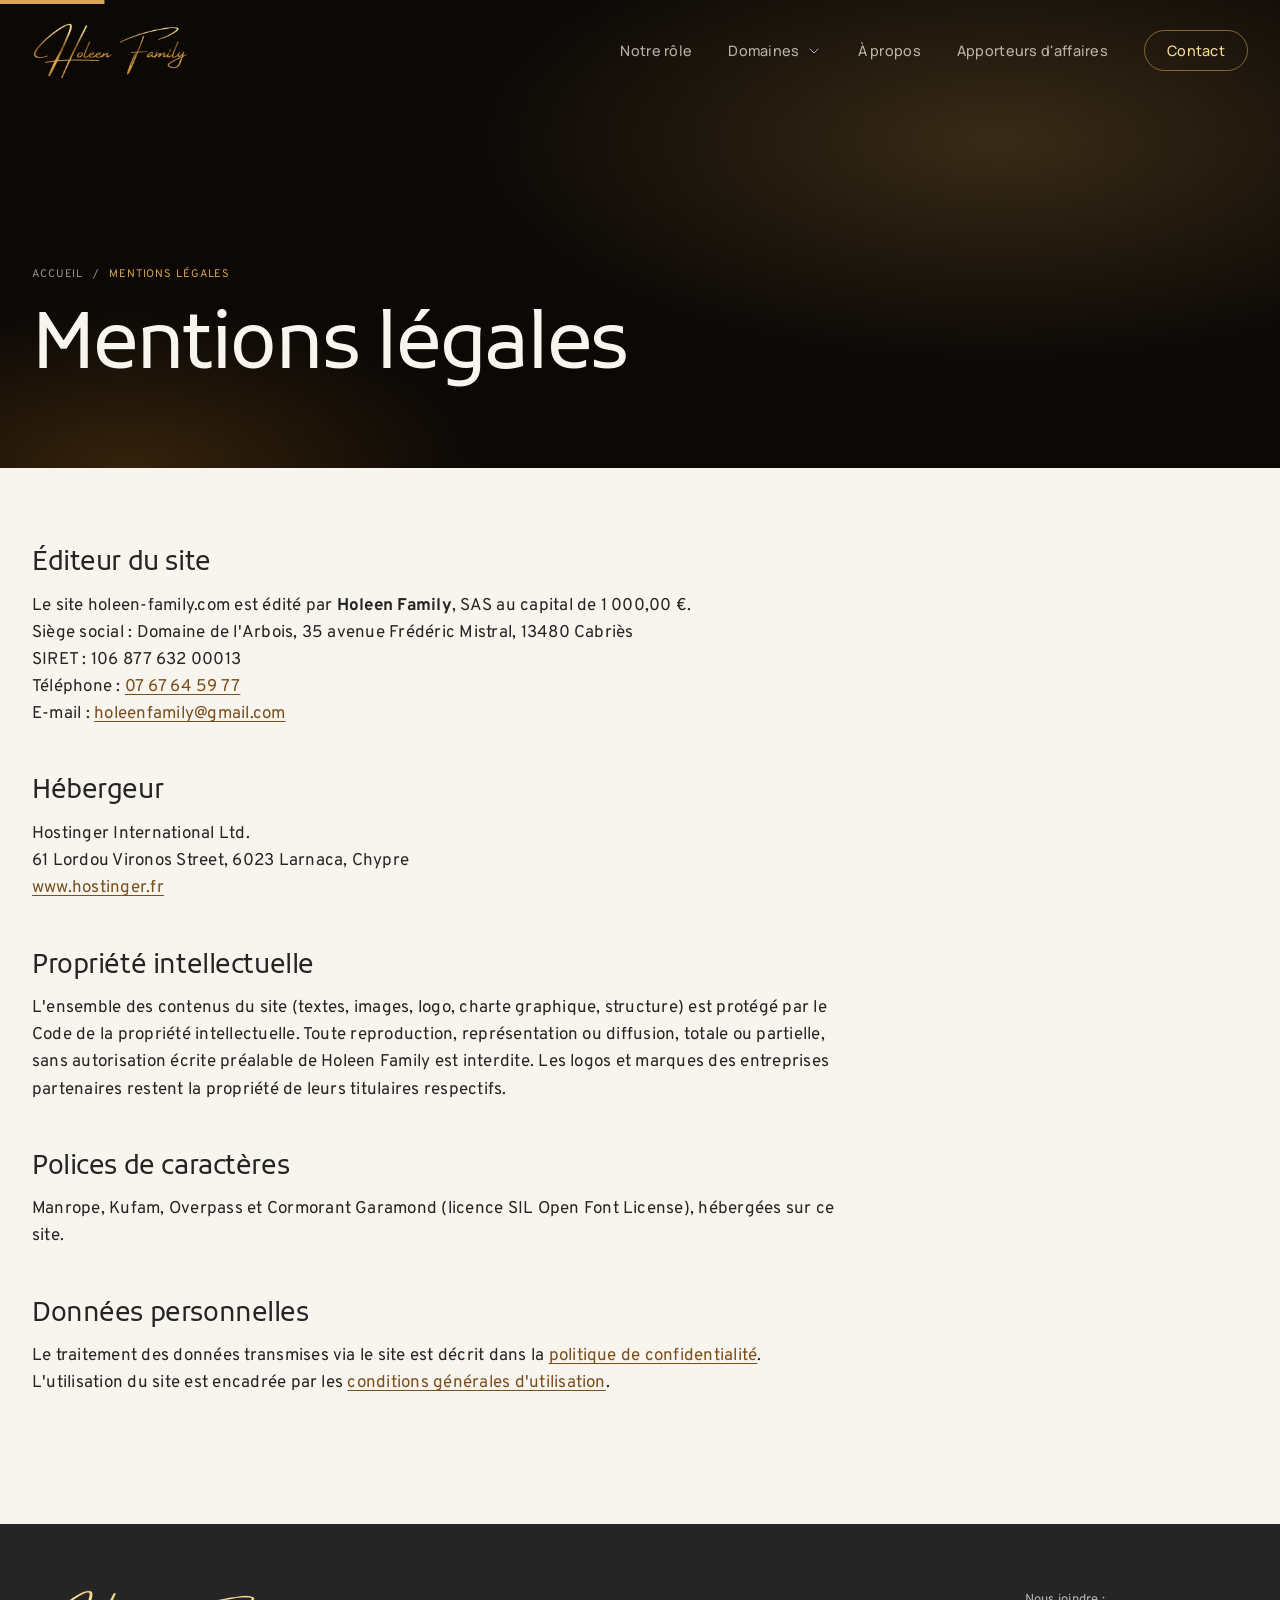
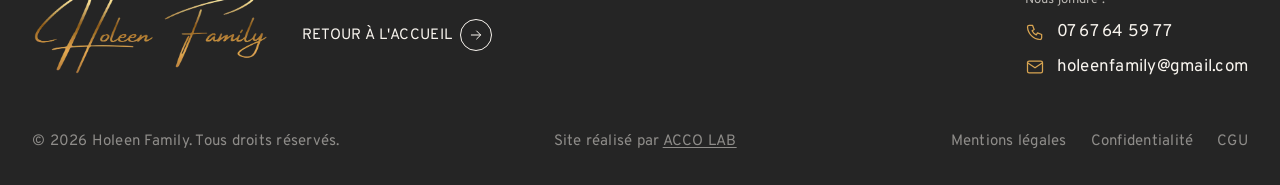
<file: mentions-legales.html>
<!DOCTYPE html>
<html lang="fr">
<head>
  <meta charset="UTF-8">
  <meta name="viewport" content="width=device-width, initial-scale=1">
  <title>Mentions légales | Holeen Family</title>
  <meta name="description" content="Mentions légales du site Holeen Family : éditeur, hébergeur, propriété intellectuelle et contact.">
  <meta name="robots" content="noindex, follow">
  <link rel="canonical" href="https://holeen-family.com/mentions-legales.html">
  <meta property="og:type" content="website">
  <meta property="og:site_name" content="Holeen Family">
  <meta property="og:locale" content="fr_FR">
  <meta property="og:url" content="https://holeen-family.com/mentions-legales.html">
  <meta property="og:title" content="Mentions légales | Holeen Family">
  <meta property="og:description" content="Mentions légales du site Holeen Family : éditeur, hébergeur, propriété intellectuelle et contact.">
  <meta property="og:image" content="https://holeen-family.com/og-image.jpg">
  <meta property="og:image:width" content="1200">
  <meta property="og:image:height" content="630">
  <meta name="twitter:card" content="summary_large_image">
  <meta name="twitter:title" content="Mentions légales | Holeen Family">
  <meta name="twitter:description" content="Mentions légales du site Holeen Family : éditeur, hébergeur, propriété intellectuelle et contact.">
  <meta name="twitter:image" content="https://holeen-family.com/og-image.jpg">
  <meta name="theme-color" content="#0b0806">
  <link rel="icon" href="favicon.ico" sizes="48x48">
  <link rel="icon" href="favicon.svg" type="image/svg+xml">
  <link rel="apple-touch-icon" href="apple-touch-icon.png">
  <link rel="stylesheet" href="fonts.css">
  <link rel="stylesheet" href="menu.css">
  <link rel="stylesheet" href="sections.css">
  <link rel="stylesheet" href="domaine.css">
  <link rel="stylesheet" href="legal.css">
</head>
<body>

  <div class="progression" aria-hidden="true"><div class="progression__barre"></div></div>

  <header class="entete entete--legal">
    <div class="entete__decor" aria-hidden="true"></div>

    <nav class="nav" aria-label="Navigation principale">
      <a class="nav__logo" href="index.html" aria-label="Holeen Family — Accueil">
        <img src="logo-nav.webp" alt="Holeen Family" width="460" height="170">
      </a>
      <ul class="nav__liens">
        <li class="nav__secondaire"><a href="index.html#services">Notre rôle</a></li>
        <li class="deroulant">
          <button class="deroulant__bouton" type="button" aria-expanded="false" aria-controls="menu-domaines">
            Domaines
            <svg viewBox="0 0 24 24" fill="none" stroke="currentColor" stroke-width="1.5" stroke-linecap="round" stroke-linejoin="round" aria-hidden="true"><path d="M6 9l6 6 6-6"/></svg>
          </button>
          <div class="deroulant__volet" id="menu-domaines">
            <ul>
              <li><a href="communication.html"><span>01</span>Communication</a></li>
              <li><a href="evenementiel.html"><span>02</span>Événementiel</a></li>
              <li><a href="textile.html"><span>03</span>Textile</a></li>
            </ul>
            <a class="deroulant__tous" href="index.html#domaines">Tous nos domaines →</a>
          </div>
        </li>
        <li class="nav__secondaire"><a href="index.html#pourquoi">À propos</a></li>
        <li class="nav__secondaire"><a href="apporteurs.html">Apporteurs d'affaires</a></li>
        <li><a class="nav__contact" href="contact.html#coordonnees">Contact</a></li>
      </ul>
    </nav>

    <div class="entete__contenu">
      <p class="entete__fil"><a href="index.html">Accueil</a><span>/</span><b>Mentions légales</b></p>
      <h1 class="entete__titre">Mentions légales</h1>
    </div>
  </header>

  <main class="site">
    <section class="s">
      <div class="s__haut"></div>
      <div class="conteneur legal">
        <h2>Éditeur du site</h2>
        <p>Le site holeen-family.com est édité par <strong>Holeen Family</strong>, SAS au capital de 1&nbsp;000,00&nbsp;€.<br>
        Siège social : Domaine de l'Arbois, 35 avenue Frédéric Mistral, 13480 Cabriès<br>
        SIRET : 106 877 632 00013<br>
        Téléphone : <a href="tel:+33767645977">07 67 64 59 77</a><br>
        E-mail : <a href="mailto:holeenfamily@gmail.com">holeenfamily@gmail.com</a></p>

        <h2>Hébergeur</h2>
        <p>Hostinger International Ltd.<br>
        61 Lordou Vironos Street, 6023 Larnaca, Chypre<br>
        <a href="https://www.hostinger.fr" rel="noopener">www.hostinger.fr</a></p>

        <h2>Propriété intellectuelle</h2>
        <p>L'ensemble des contenus du site (textes, images, logo, charte graphique, structure) est protégé par le Code de la propriété intellectuelle. Toute reproduction, représentation ou diffusion, totale ou partielle, sans autorisation écrite préalable de Holeen Family est interdite. Les logos et marques des entreprises partenaires restent la propriété de leurs titulaires respectifs.</p>

        <h2>Polices de caractères</h2>
        <p>Manrope, Kufam, Overpass et Cormorant Garamond (licence SIL Open Font License), hébergées sur ce site.</p>

        <h2>Données personnelles</h2>
        <p>Le traitement des données transmises via le site est décrit dans la <a href="confidentialite.html">politique de confidentialité</a>. L'utilisation du site est encadrée par les <a href="cgu.html">conditions générales d'utilisation</a>.</p>
      </div>
      <div class="s__bas"></div>
    </section>

    <footer class="pied pied--court">
      <div class="pied__marque">
        <a href="index.html" aria-label="Holeen Family — Accueil"><img src="logo-pied.webp" alt="Holeen Family" width="700" height="259" loading="lazy"></a>
        <a class="lien" href="index.html">Retour à l'accueil<span class="lien__icone"><svg viewBox="0 0 24 24" fill="none" stroke="currentColor" stroke-width="1.5" stroke-linecap="round" stroke-linejoin="round" aria-hidden="true"><path d="M5 12h14M13 6l6 6-6 6"/></svg></span></a>
        <div class="direct">
          <p class="direct__intro">Nous joindre :</p>
          <a class="direct__ligne" href="tel:+33767645977"><svg viewBox="0 0 24 24" fill="none" stroke="currentColor" stroke-width="1.5" stroke-linecap="round" stroke-linejoin="round" aria-hidden="true"><path d="M5 4h4l2 5-2.5 1.5a11 11 0 0 0 5 5L15 13l5 2v4a2 2 0 0 1-2 2A16 16 0 0 1 3 6a2 2 0 0 1 2-2z"/></svg><span>07 67 64 59 77</span></a>
          <a class="direct__ligne" href="mailto:holeenfamily@gmail.com"><svg viewBox="0 0 24 24" fill="none" stroke="currentColor" stroke-width="1.5" stroke-linecap="round" stroke-linejoin="round" aria-hidden="true"><rect x="3" y="5" width="18" height="14" rx="2"/><path d="M3 7l9 6 9-6"/></svg><span>holeenfamily@gmail.com</span></a>
        </div>
      </div>
      <div class="pied__bas">
        <p>© <span id="annee">2026</span> Holeen Family. Tous droits réservés.</p>
        <p class="footer__credit">Site réalisé par <a href="https://acco-lab.fr/" target="_blank" rel="noopener">ACCO LAB</a></p>
        <ul class="pied__liens" aria-label="Informations légales">
          <li><a href="mentions-legales.html">Mentions légales</a></li>
          <li><a href="confidentialite.html">Confidentialité</a></li>
          <li><a href="cgu.html">CGU</a></li>
        </ul>
      </div>
    </footer>
  </main>

  <canvas id="etincelles" aria-hidden="true" style="position:fixed;inset:0;width:100%;height:100%;pointer-events:none;z-index:9999"></canvas>

  <script src="vendor/gsap.min.js"></script>
  <script src="vendor/ScrollTrigger.min.js"></script>
  <script src="vendor/Observer.min.js"></script>
  <script src="vendor/SplitText.min.js"></script>
  <script src="vendor/lenis.min.js"></script>
  <script src="menu.js"></script>
  <script src="etincelles.js"></script>
  <script src="sections.js"></script>
</body>
</html>
</file>
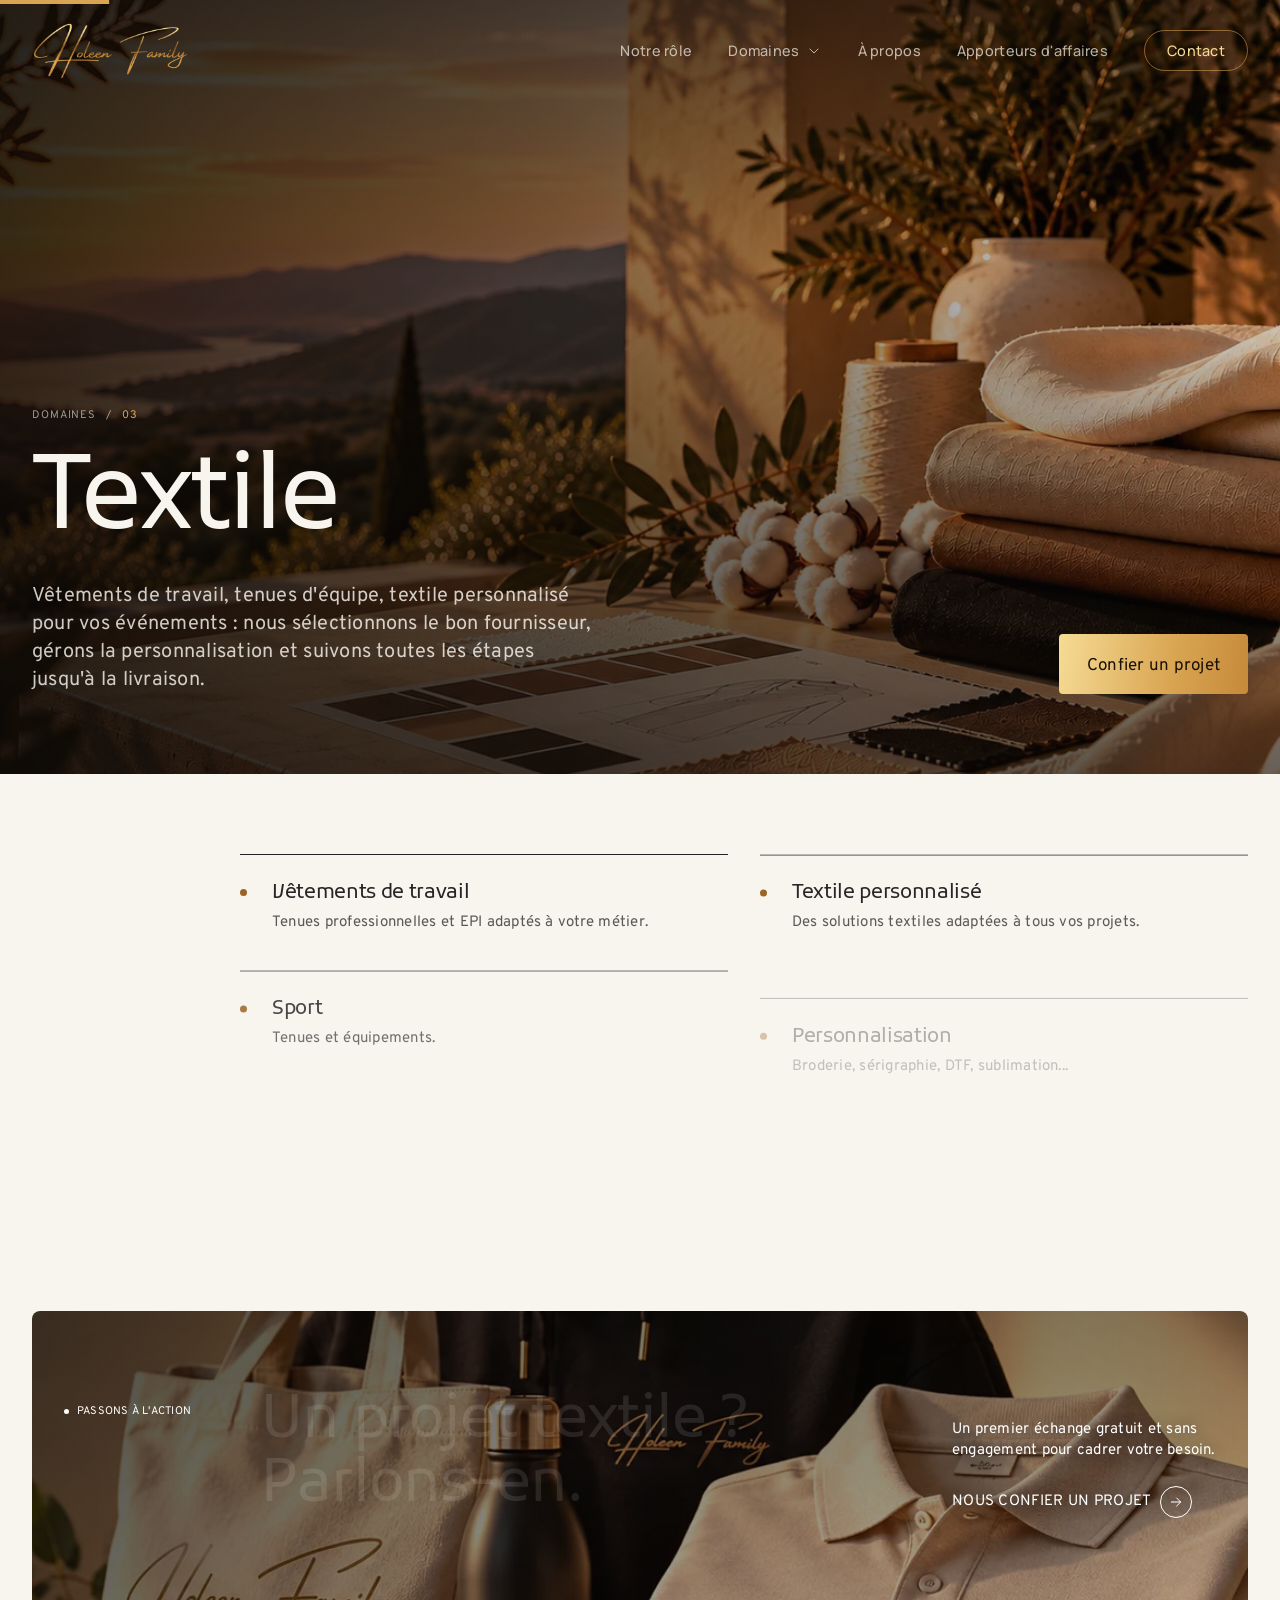
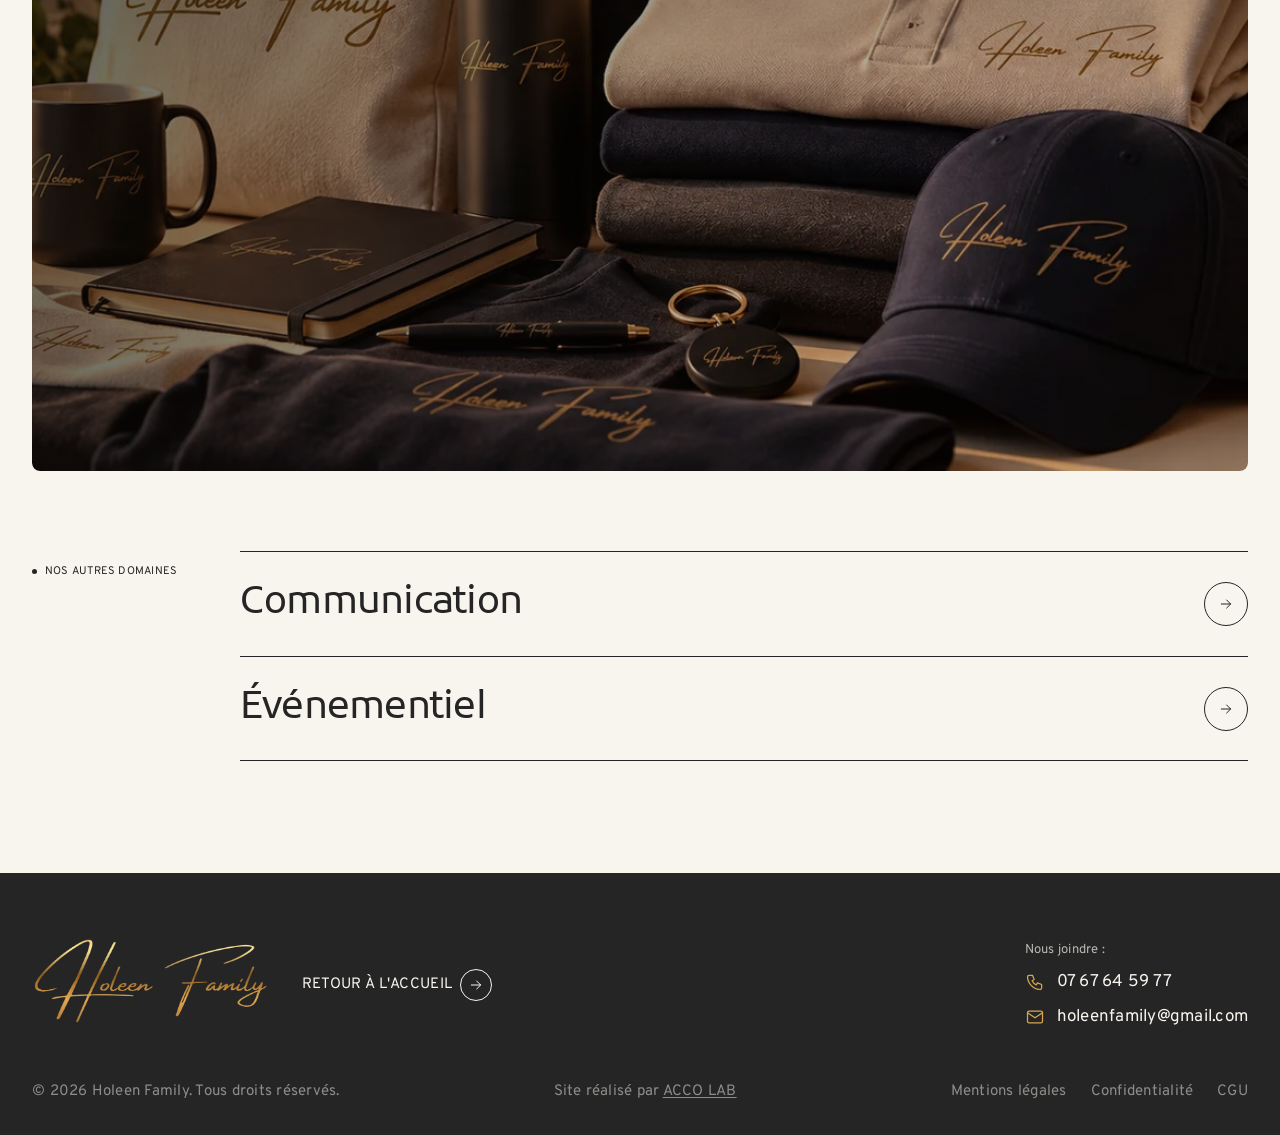
<file: textile.html>
<!DOCTYPE html>
<html lang="fr">
<head>
  <meta charset="UTF-8">
  <meta name="viewport" content="width=device-width, initial-scale=1">
  <title>Textile personnalisé, vêtements de travail et tenues d'équipe | Holeen Family</title>
  <meta name="description" content="Vêtements de travail, tenues d'équipe, textile personnalisé pour vos événements : nous sélectionnons le bon fournisseur, gérons la personnalisation et suivons toutes les étapes jusqu'à la livraison.">
  <meta name="robots" content="index, follow, max-image-preview:large">
  <link rel="canonical" href="https://holeen-family.com/textile.html">
  <meta property="og:type" content="website">
  <meta property="og:site_name" content="Holeen Family">
  <meta property="og:locale" content="fr_FR">
  <meta property="og:url" content="https://holeen-family.com/textile.html">
  <meta property="og:title" content="Textile personnalisé, vêtements de travail et tenues d&#x27;équipe | Holeen Family">
  <meta property="og:description" content="Vêtements de travail, tenues d'équipe, textile personnalisé pour vos événements : nous sélectionnons le bon fournisseur, gérons la personnalisation et suivons toutes les étapes jusqu'à la livraison.">
  <meta property="og:image" content="https://holeen-family.com/og-image.jpg">
  <meta property="og:image:width" content="1200">
  <meta property="og:image:height" content="630">
  <meta name="twitter:card" content="summary_large_image">
  <meta name="twitter:title" content="Textile personnalisé, vêtements de travail et tenues d&#x27;équipe | Holeen Family">
  <meta name="twitter:description" content="Vêtements de travail, tenues d'équipe, textile personnalisé pour vos événements : nous sélectionnons le bon fournisseur, gérons la personnalisation et suivons toutes les étapes jusqu'à la livraison.">
  <meta name="twitter:image" content="https://holeen-family.com/og-image.jpg">
  <meta name="theme-color" content="#0b0806">
  <link rel="icon" href="favicon.ico" sizes="48x48">
  <link rel="icon" href="favicon.svg" type="image/svg+xml">
  <link rel="apple-touch-icon" href="apple-touch-icon.png">
  <script type="application/ld+json">[{"@context": "https://schema.org", "@type": "Organization", "name": "Holeen Family", "url": "https://holeen-family.com/", "logo": "https://holeen-family.com/icon-512.png", "image": "https://holeen-family.com/og-image.jpg", "telephone": "+33767645977", "areaServed": "FR", "description": "Holeen Family met en relation les entreprises avec les bons prestataires : communication, événementiel, textile. Un seul interlocuteur."}, {"@context": "https://schema.org", "@type": "BreadcrumbList", "itemListElement": [{"@type": "ListItem", "position": 1, "name": "Accueil", "item": "https://holeen-family.com/"}, {"@type": "ListItem", "position": 2, "name": "Textile", "item": "https://holeen-family.com/textile.html"}]}]</script>
  <link rel="stylesheet" href="fonts.css">
  <link rel="stylesheet" href="menu.css">
  <link rel="stylesheet" href="sections.css">
  <link rel="stylesheet" href="domaine.css">
</head>
<body>

  <div class="progression" aria-hidden="true"><div class="progression__barre"></div></div>

  <header class="entete">
    <div class="entete__decor entete__decor--photo" aria-hidden="true">
      <div class="entete__photo" data-parallax data-parallax-start="-10" data-parallax-end="10" style="background-image:url(img-header-textile.webp)"></div>
    </div>

    <nav class="nav" aria-label="Navigation principale">
      <a class="nav__logo" href="index.html" aria-label="Holeen Family — Accueil">
        <img src="logo-nav.webp" alt="Holeen Family" width="460" height="170">
      </a>
      <ul class="nav__liens">
        <li class="nav__secondaire"><a href="index.html#services">Notre rôle</a></li>
        <li class="deroulant">
          <button class="deroulant__bouton" type="button" aria-expanded="false" aria-controls="menu-domaines">
            Domaines
            <svg viewBox="0 0 24 24" fill="none" stroke="currentColor" stroke-width="1.5" stroke-linecap="round" stroke-linejoin="round" aria-hidden="true"><path d="M6 9l6 6 6-6"/></svg>
          </button>
          <div class="deroulant__volet" id="menu-domaines">
            <ul>
              <li><a href="communication.html"><span>01</span>Communication</a></li>
              <li><a href="evenementiel.html"><span>02</span>Événementiel</a></li>
              <li><a href="textile.html" aria-current="page"><span>03</span>Textile</a></li>
            </ul>
            <a class="deroulant__tous" href="index.html#domaines">Tous nos domaines →</a>
          </div>
        </li>
        <li class="nav__secondaire"><a href="index.html#pourquoi">À propos</a></li>
        <li class="nav__secondaire"><a href="apporteurs.html">Apporteurs d'affaires</a></li>
        <li><a class="nav__contact" href="contact.html#coordonnees">Contact</a></li>
      </ul>
    </nav>

    <div class="entete__contenu">
      <p class="entete__fil"><a href="index.html#domaines">Domaines</a><span>/</span><b>03</b></p>
      <h1 class="entete__titre" data-lignes>Textile</h1>
      <div class="entete__bas">
        <p class="entete__texte" data-apparait>Vêtements de travail, tenues d'équipe, textile personnalisé pour vos événements : nous sélectionnons le bon fournisseur, gérons la personnalisation et suivons toutes les étapes jusqu'à la livraison.</p>
        <a class="bouton bouton--or" href="contact.html#projet" data-apparait><span class="bouton__texte">Confier un projet</span></a>
      </div>
    </div>
  </header>

  <main class="site">

    <section class="s">
      <div class="s__haut"></div>
      <div class="conteneur grille">
        <ul class="prestations__liste" data-animate="stagger-up">
          <li class="prestation" data-animate="stagger-up-item">
            <span aria-hidden="true"></span>
            <h3 class="h3">Vêtements de travail</h3>
            <p>Tenues professionnelles et EPI adaptés à votre métier.</p>
          </li>
          <li class="prestation" data-animate="stagger-up-item">
            <span aria-hidden="true"></span>
            <h3 class="h3">Textile personnalisé</h3>
            <p>Des solutions textiles adaptées à tous vos projets.</p>
          </li>
          <li class="prestation" data-animate="stagger-up-item">
            <span aria-hidden="true"></span>
            <h3 class="h3">Sport</h3>
            <p>Tenues et équipements.</p>
          </li>
          <li class="prestation" data-animate="stagger-up-item">
            <span aria-hidden="true"></span>
            <h3 class="h3">Personnalisation</h3>
            <p>Broderie, sérigraphie, DTF, sublimation...</p>
          </li>
          <li class="prestation" data-animate="stagger-up-item">
            <span aria-hidden="true"></span>
            <h3 class="h3">Petites et grandes séries</h3>
            <p>Du prototype unique à la commande en volume, avec les bons fournisseurs.</p>
          </li>
        </ul>
      </div>
      <div class="s__bas"></div>
    </section>

    <!-- Passage à l'action : le texte s'illumine par-dessus le visuel -->
    <section class="visuel">
      <div class="fond"><div class="fond__image" role="img" aria-label="Illustration du domaine" data-parallax data-parallax-start="-35" data-parallax-end="0" style="background-image:url(img-textile.webp);background-position:right center"></div></div>
      <div class="visuel__voile" aria-hidden="true"></div>
      <div class="visuel__contenu grille">
        <p class="surtitre visuel__surtitre">Passons à l'action</p>
        <h2 class="h2 visuel__titre" data-highlight-text data-highlight-start="top 95%" data-highlight-end="center 64%">Un projet textile ? Parlons-en.</h2>
        <div class="visuel__cote">
          <p>Un premier échange gratuit et sans engagement pour cadrer votre besoin.</p>
          <a class="lien" href="contact.html#projet">Nous confier un projet<span class="lien__icone"><svg viewBox="0 0 24 24" fill="none" stroke="currentColor" stroke-width="1.5" stroke-linecap="round" stroke-linejoin="round" aria-hidden="true"><path d="M5 12h14M13 6l6 6-6 6"/></svg></span></a>
        </div>
      </div>
    </section>

    <section class="s">
      <div class="s__haut"></div>
      <div class="conteneur grille">
        <p class="surtitre autres__surtitre">Nos autres domaines</p>
        <ul class="autres__liste">
          <li><a href="communication.html">Communication<span class="lien__icone"><svg viewBox="0 0 24 24" fill="none" stroke="currentColor" stroke-width="1.5" stroke-linecap="round" stroke-linejoin="round" aria-hidden="true"><path d="M5 12h14M13 6l6 6-6 6"/></svg></span></a></li>
          <li><a href="evenementiel.html">Événementiel<span class="lien__icone"><svg viewBox="0 0 24 24" fill="none" stroke="currentColor" stroke-width="1.5" stroke-linecap="round" stroke-linejoin="round" aria-hidden="true"><path d="M5 12h14M13 6l6 6-6 6"/></svg></span></a></li>
        </ul>
      </div>
      <div class="s__bas"></div>
    </section>

    <footer class="pied pied--court">
      <div class="pied__marque">
        <a href="index.html" aria-label="Holeen Family — Accueil"><img src="logo-pied.webp" alt="Holeen Family" width="700" height="259" loading="lazy"></a>
        <a class="lien" href="index.html">Retour à l'accueil<span class="lien__icone"><svg viewBox="0 0 24 24" fill="none" stroke="currentColor" stroke-width="1.5" stroke-linecap="round" stroke-linejoin="round" aria-hidden="true"><path d="M5 12h14M13 6l6 6-6 6"/></svg></span></a>
        <div class="direct">
          <p class="direct__intro">Nous joindre :</p>
          <a class="direct__ligne" href="tel:+33767645977"><svg viewBox="0 0 24 24" fill="none" stroke="currentColor" stroke-width="1.5" stroke-linecap="round" stroke-linejoin="round" aria-hidden="true"><path d="M5 4h4l2 5-2.5 1.5a11 11 0 0 0 5 5L15 13l5 2v4a2 2 0 0 1-2 2A16 16 0 0 1 3 6a2 2 0 0 1 2-2z"/></svg><span>07 67 64 59 77</span></a>
          <a class="direct__ligne" href="mailto:holeenfamily@gmail.com"><svg viewBox="0 0 24 24" fill="none" stroke="currentColor" stroke-width="1.5" stroke-linecap="round" stroke-linejoin="round" aria-hidden="true"><rect x="3" y="5" width="18" height="14" rx="2"/><path d="M3 7l9 6 9-6"/></svg><span>holeenfamily@gmail.com</span></a>
        </div>
      </div>
      <div class="pied__bas">
        <p>© <span id="annee">2026</span> Holeen Family. Tous droits réservés.</p>
        <p class="footer__credit">Site réalisé par <a href="https://acco-lab.fr/" target="_blank" rel="noopener">ACCO LAB</a></p>
        <ul class="pied__liens" aria-label="Informations légales">
          <li><a href="mentions-legales.html">Mentions légales</a></li>
          <li><a href="confidentialite.html">Confidentialité</a></li>
          <li><a href="cgu.html">CGU</a></li>
        </ul>
      </div>
    </footer>
  </main>

  <canvas id="etincelles" aria-hidden="true" style="position:fixed;inset:0;width:100%;height:100%;pointer-events:none;z-index:9999"></canvas>

  <script src="vendor/gsap.min.js"></script>
  <script src="vendor/ScrollTrigger.min.js"></script>
  <script src="vendor/Observer.min.js"></script>
  <script src="vendor/SplitText.min.js"></script>
  <script src="vendor/lenis.min.js"></script>
  <script src="menu.js"></script>
  <script src="etincelles.js"></script>
  <script src="sections.js"></script>
</body>
</html>
</file>
<file: fonts.css>
/* Polices auto-hébergées (Fontsource, licence SIL OFL 1.1) — sous-ensemble latin, aucun appel à Google Fonts */
@font-face {
  font-family: 'Manrope';
  font-style: normal;
  font-weight: 400;
  font-display: swap;
  src: url(fonts/manrope-latin-400-normal.woff2) format('woff2');
  unicode-range: U+0000-00FF,U+0131,U+0152-0153,U+02BB-02BC,U+02C6,U+02DA,U+02DC,U+0304,U+0308,U+0329,U+2000-206F,U+20AC,U+2122,U+2191,U+2193,U+2212,U+2215,U+FEFF,U+FFFD;
}
@font-face {
  font-family: 'Manrope';
  font-style: normal;
  font-weight: 500;
  font-display: swap;
  src: url(fonts/manrope-latin-500-normal.woff2) format('woff2');
  unicode-range: U+0000-00FF,U+0131,U+0152-0153,U+02BB-02BC,U+02C6,U+02DA,U+02DC,U+0304,U+0308,U+0329,U+2000-206F,U+20AC,U+2122,U+2191,U+2193,U+2212,U+2215,U+FEFF,U+FFFD;
}
@font-face {
  font-family: 'Manrope';
  font-style: normal;
  font-weight: 600;
  font-display: swap;
  src: url(fonts/manrope-latin-600-normal.woff2) format('woff2');
  unicode-range: U+0000-00FF,U+0131,U+0152-0153,U+02BB-02BC,U+02C6,U+02DA,U+02DC,U+0304,U+0308,U+0329,U+2000-206F,U+20AC,U+2122,U+2191,U+2193,U+2212,U+2215,U+FEFF,U+FFFD;
}
@font-face {
  font-family: 'Kufam';
  font-style: normal;
  font-weight: 400;
  font-display: swap;
  src: url(fonts/kufam-latin-400-normal.woff2) format('woff2');
  unicode-range: U+0000-00FF,U+0131,U+0152-0153,U+02BB-02BC,U+02C6,U+02DA,U+02DC,U+0304,U+0308,U+0329,U+2000-206F,U+20AC,U+2122,U+2191,U+2193,U+2212,U+2215,U+FEFF,U+FFFD;
}
@font-face {
  font-family: 'Kufam';
  font-style: normal;
  font-weight: 500;
  font-display: swap;
  src: url(fonts/kufam-latin-500-normal.woff2) format('woff2');
  unicode-range: U+0000-00FF,U+0131,U+0152-0153,U+02BB-02BC,U+02C6,U+02DA,U+02DC,U+0304,U+0308,U+0329,U+2000-206F,U+20AC,U+2122,U+2191,U+2193,U+2212,U+2215,U+FEFF,U+FFFD;
}
@font-face {
  font-family: 'Overpass';
  font-style: normal;
  font-weight: 400;
  font-display: swap;
  src: url(fonts/overpass-latin-400-normal.woff2) format('woff2');
  unicode-range: U+0000-00FF,U+0131,U+0152-0153,U+02BB-02BC,U+02C6,U+02DA,U+02DC,U+0304,U+0308,U+0329,U+2000-206F,U+20AC,U+2122,U+2191,U+2193,U+2212,U+2215,U+FEFF,U+FFFD;
}
@font-face {
  font-family: 'Overpass';
  font-style: normal;
  font-weight: 700;
  font-display: swap;
  src: url(fonts/overpass-latin-700-normal.woff2) format('woff2');
  unicode-range: U+0000-00FF,U+0131,U+0152-0153,U+02BB-02BC,U+02C6,U+02DA,U+02DC,U+0304,U+0308,U+0329,U+2000-206F,U+20AC,U+2122,U+2191,U+2193,U+2212,U+2215,U+FEFF,U+FFFD;
}
@font-face {
  font-family: 'Cormorant Garamond';
  font-style: normal;
  font-weight: 500;
  font-display: swap;
  src: url(fonts/cormorant-garamond-latin-500-normal.woff2) format('woff2');
  unicode-range: U+0000-00FF,U+0131,U+0152-0153,U+02BB-02BC,U+02C6,U+02DA,U+02DC,U+0304,U+0308,U+0329,U+2000-206F,U+20AC,U+2122,U+2191,U+2193,U+2212,U+2215,U+FEFF,U+FFFD;
}
@font-face {
  font-family: 'Cormorant Garamond';
  font-style: normal;
  font-weight: 600;
  font-display: swap;
  src: url(fonts/cormorant-garamond-latin-600-normal.woff2) format('woff2');
  unicode-range: U+0000-00FF,U+0131,U+0152-0153,U+02BB-02BC,U+02C6,U+02DA,U+02DC,U+0304,U+0308,U+0329,U+2000-206F,U+20AC,U+2122,U+2191,U+2193,U+2212,U+2215,U+FEFF,U+FFFD;
}
@font-face {
  font-family: 'Cormorant Garamond';
  font-style: italic;
  font-weight: 500;
  font-display: swap;
  src: url(fonts/cormorant-garamond-latin-500-italic.woff2) format('woff2');
  unicode-range: U+0000-00FF,U+0131,U+0152-0153,U+02BB-02BC,U+02C6,U+02DA,U+02DC,U+0304,U+0308,U+0329,U+2000-206F,U+20AC,U+2122,U+2191,U+2193,U+2212,U+2215,U+FEFF,U+FFFD;
}
</file>
<file: menu.css>
/* Barre de navigation partagée par toutes les pages, avec le menu déroulant « Domaines » */

:root {
  --noir: #0b0806;
  --or: #d9a552;
  --or-clair: #f6dc95;
  --texte: #f4ede2;
  --texte-doux: rgba(244, 237, 226, .72);
  --gouttiere: clamp(20px, 5vw, 72px);
}

.nav {
  position: relative;
  z-index: 50;
  display: flex;
  align-items: center;
  justify-content: space-between;
  gap: 24px;
  padding: 22px var(--gouttiere);
  font-family: "Manrope", system-ui, sans-serif;
  color: var(--texte);
}

.nav__logo img {
  display: block;
  height: 58px;
  width: auto;
}

.nav__liens {
  display: flex;
  align-items: center;
  gap: 36px;
  list-style: none;
  font-size: .9rem;
  font-weight: 500;
  letter-spacing: .02em;
}

.nav__liens > li > a,
.deroulant__bouton {
  color: var(--texte-doux);
  transition: color .25s;
}

.nav__liens > li > a:hover,
.deroulant__bouton:hover,
.deroulant.est-ouvert .deroulant__bouton { color: var(--or-clair); }

.nav__contact {
  padding: 10px 22px;
  border: 1px solid rgba(217, 165, 82, .55);
  border-radius: 999px;
  color: var(--or-clair) !important;
  transition: background .25s, border-color .25s;
}

.nav__contact:hover {
  background: rgba(217, 165, 82, .12);
  border-color: var(--or);
}

/* ---------- Menu déroulant ---------- */
.deroulant { position: relative; }

.deroulant__bouton {
  display: inline-flex;
  align-items: center;
  gap: 6px;
  padding: 10px 0;
  border: 0;
  background: none;
  font: inherit;
  letter-spacing: inherit;
  cursor: pointer;
}

.deroulant__bouton svg {
  width: 16px;
  height: 16px;
  transition: transform .35s cubic-bezier(.65, .01, .05, .99);
}

.deroulant.est-ouvert .deroulant__bouton svg { transform: rotate(180deg); }

.deroulant__volet {
  position: absolute;
  top: 100%;
  left: 50%;
  width: 300px;
  padding: 10px;
  border: 1px solid rgba(217, 165, 82, .3);
  border-radius: 14px;
  background: rgba(17, 13, 9, .82);
  -webkit-backdrop-filter: blur(18px);
  backdrop-filter: blur(18px);
  box-shadow: 0 24px 60px -20px rgba(0, 0, 0, .7);
  opacity: 0;
  visibility: hidden;
  transform: translate(-50%, -8px);
  transition: opacity .3s, transform .4s cubic-bezier(.19, 1, .22, 1), visibility 0s .4s;
}

/* Zone invisible entre le bouton et le volet : la souris peut descendre sans refermer */
.deroulant__volet::before {
  content: "";
  position: absolute;
  left: 0;
  right: 0;
  top: -14px;
  height: 14px;
}

.deroulant.est-ouvert .deroulant__volet {
  opacity: 1;
  visibility: visible;
  transform: translate(-50%, 6px);
  transition-delay: 0s;
}

.deroulant__volet ul { list-style: none; }

.deroulant__volet li a {
  display: flex;
  align-items: baseline;
  gap: 14px;
  padding: 13px 14px;
  border-radius: 9px;
  color: var(--texte);
  font-size: .95rem;
  opacity: 0;
  transform: translateY(8px);
  transition: background .25s, color .25s, padding-left .3s, opacity .4s, transform .5s cubic-bezier(.19, 1, .22, 1);
}

.deroulant__volet li a span {
  font-size: .68rem;
  letter-spacing: .1em;
  color: var(--or);
}

/* Les entrées arrivent l'une après l'autre */
.deroulant.est-ouvert .deroulant__volet li a { opacity: 1; transform: none; }
.deroulant.est-ouvert .deroulant__volet li:nth-child(1) a { transition-delay: 0s, 0s, 0s, .05s, .05s; }
.deroulant.est-ouvert .deroulant__volet li:nth-child(2) a { transition-delay: 0s, 0s, 0s, .1s, .1s; }
.deroulant.est-ouvert .deroulant__volet li:nth-child(3) a { transition-delay: 0s, 0s, 0s, .15s, .15s; }
.deroulant.est-ouvert .deroulant__volet li:nth-child(4) a { transition-delay: 0s, 0s, 0s, .2s, .2s; }

.deroulant__volet li a:hover,
.deroulant__volet li a[aria-current="page"] {
  background: rgba(217, 165, 82, .12);
  color: var(--or-clair);
  padding-left: 20px;
}

.deroulant__tous {
  display: block;
  margin-top: 6px;
  padding: 13px 14px 8px;
  border-top: 1px solid rgba(217, 165, 82, .2);
  color: var(--texte-doux);
  font-size: .82rem;
  transition: color .25s;
}

.deroulant__tous:hover { color: var(--or-clair); }

.nav a:focus-visible,
.deroulant__bouton:focus-visible {
  outline: 2px solid var(--or-clair);
  outline-offset: 4px;
  border-radius: 4px;
}

/* ---------- Mobile ---------- */
@media (max-width: 820px) {
  .nav__secondaire { display: none; }
  .nav__liens { gap: 18px; }
  .nav__logo img { height: 46px; }
  .nav__contact { padding: 9px 18px; }

  /* Le volet s'aligne à droite pour rester dans l'écran */
  .deroulant__volet {
    left: auto;
    right: -90px;
    width: min(300px, calc(100vw - 32px));
    transform: translate(0, -8px);
  }

  .deroulant.est-ouvert .deroulant__volet { transform: translate(0, 6px); }
}
</file>
<file: sections.css>
/* ==========================================================================
   Sections sous le header — structure, grille et typographie
   ========================================================================== */

.site {
  --creme: #f8f4ee;
  --encre: #252525;
  --marque: #5f3c12;
  --verre: rgba(248, 244, 238, .05);
  --marge: 32px;
  --titre: "Kufam", Tahoma, sans-serif;
  --corps: "Overpass", Verdana, sans-serif;

  background: var(--creme);
  color: var(--encre);
  font-family: var(--corps);
  font-size: 15px;
  line-height: 1.45;
  letter-spacing: .0162em;
}

/* Défilement fluide (Lenis) */
html.lenis, html.lenis body { height: auto; }
.lenis.lenis-smooth { scroll-behavior: auto !important; }
.lenis.lenis-stopped { overflow: hidden; }

/* Barre de progression de lecture */
.progression {
  position: fixed;
  inset: 0 0 auto 0;
  z-index: 9998;
  height: 4px;
  pointer-events: none;
}

.progression__barre {
  height: 100%;
  background: var(--or, #d9a552);
  transform: scaleX(0);
  transform-origin: left center;
}

/* ---------- Briques communes ---------- */
.s { position: relative; }
.s--sombre { background: var(--encre); color: var(--creme); }
.s--marque { background: var(--marque); color: var(--creme); overflow: hidden; }

.s__haut { height: 80px; }
.s__bas { height: 112px; }

.conteneur {
  position: relative;
  margin: 0 var(--marge);
}

.grille {
  display: grid;
  grid-template-columns: repeat(12, minmax(0, 1fr));
  column-gap: 32px;
}

.surtitre {
  display: inline-flex;
  align-items: center;
  gap: 8px;
  font-size: 11px;
  line-height: 1.5;
  letter-spacing: .02em;
  text-transform: uppercase;
}

.surtitre::before {
  content: "";
  width: 5px;
  height: 5px;
  border-radius: 50%;
  background: currentColor;
}

.h2 {
  font-family: var(--titre);
  font-size: 34px;
  font-weight: 400;
  line-height: 1.2;
  letter-spacing: -.0162em;
}

.h3 {
  font-family: var(--titre);
  font-size: 20px;
  font-weight: 400;
  line-height: 1.45;
  letter-spacing: -.0162em;
}

.chapo {
  font-size: 17px;
  line-height: 1.45;
}

/* Bouton plein (petit, rectangulaire) : les lettres défilent au survol */
.bouton {
  display: inline-flex;
  align-items: center;
  padding: 12px 16px;
  border-radius: 4px;
  background: var(--encre);
  color: var(--creme);
  border: 0;
  font-family: inherit;
  font-size: 15px;
  line-height: 1;
  letter-spacing: inherit;
  cursor: pointer;
  overflow: hidden;
}

.bouton--clair { background: var(--creme); color: var(--encre); }

.bouton__texte { display: inline-block; padding-top: .15em; }

.bouton .lettre {
  display: inline-block;
  text-shadow: 0 1.4em currentColor;
  transition: transform .45s cubic-bezier(.65, .01, .05, .99);
}

.bouton:hover .lettre { transform: translateY(-1.4em); }

/* Lien en majuscules + flèche cerclée */
.lien {
  display: inline-flex;
  align-items: center;
  gap: 8px;
  font-size: 15px;
  text-transform: uppercase;
  letter-spacing: .02em;
}

.lien__icone {
  display: grid;
  place-items: center;
  width: 32px;
  height: 32px;
  border: 1px solid currentColor;
  border-radius: 50%;
  transition: background .3s, color .3s;
}

.lien__icone svg { width: 16px; height: 16px; }

.lien:hover .lien__icone { background: currentColor; }
.lien:hover .lien__icone svg { color: var(--creme); }
.s--sombre .lien:hover .lien__icone svg,
.s--marque .lien:hover .lien__icone svg,
.verre .lien:hover .lien__icone svg { color: var(--encre); }

/* Carte « verre » floutée */
.verre {
  background: var(--verre);
  border: 1px solid rgba(248, 244, 238, .45);
  border-radius: 4px;
  -webkit-backdrop-filter: blur(12px);
  backdrop-filter: blur(12px);
  color: var(--creme);
}

/* Fond en parallaxe : plus haut que son cadre, il glisse au défilement */
.fond {
  position: absolute;
  inset: 0;
  overflow: hidden;
  border-radius: inherit;
}

/* Sélecteur renforcé : la hauteur doit l'emporter sur celle des emplacements vides */
.fond .fond__image {
  position: absolute;
  top: 0;
  left: 0;
  width: 100%;
  height: 135%;
  background-size: cover;
  background-position: center;
}

/* Emplacements à compléter (images / vidéos) */
.vide {
  position: relative;
  display: grid;
  place-items: center;
  width: 100%;
  height: 100%;
  background:
    repeating-linear-gradient(135deg, rgba(37, 37, 37, .05) 0 12px, transparent 12px 24px),
    linear-gradient(160deg, #d8c8ae, #b99a72);
  color: rgba(37, 37, 37, .7);
  font-size: 11px;
  letter-spacing: .08em;
  text-transform: uppercase;
  text-align: center;
}

.vide--ciel { background: linear-gradient(180deg, #8d8372 0%, #c08a62 38%, #8a6a45 62%, #3f3524 100%); color: rgba(248, 244, 238, .75); }
.vide--nuit { background: linear-gradient(180deg, #2b3448 0%, #55506a 45%, #8a6f66 70%, #33302b 100%); color: rgba(248, 244, 238, .75); }
.vide--mer { background: linear-gradient(120deg, #39514f 0%, #6f8f8a 45%, #d8a67a 78%, #e9c49a 100%); color: rgba(248, 244, 238, .8); }

.vide__etiquette {
  position: absolute;
  left: 12px;
  bottom: 12px;
  padding: 6px 10px;
  border-radius: 3px;
  background: rgba(37, 37, 37, .55);
  color: var(--creme);
}

/* ---------- 1. Logos du réseau (défilement, déplaçable) ---------- */
.logos { padding: 80px 0 64px; text-align: center; overflow: hidden; }

.logos__piste {
  display: flex;
  margin-top: 56px;
  cursor: grab;
  user-select: none;
  -webkit-user-select: none;
  -webkit-mask-image: linear-gradient(90deg, transparent, #000 12%, #000 88%, transparent);
  mask-image: linear-gradient(90deg, transparent, #000 12%, #000 88%, transparent);
}

.logos__piste.est-saisie { cursor: grabbing; }

.logos__panneau {
  display: flex;
  flex: none;
  align-items: center;
  gap: 96px;
  padding-right: 96px;
}

.logos__panneau img {
  flex: none;
  height: 64px;
  width: auto;
  max-width: 190px;
  object-fit: contain;
  filter: grayscale(1) contrast(1.1);
  opacity: .8;
  pointer-events: none;
}

/* ---------- 2. Ce que nous faisons ---------- */
.offre__cadre {
  position: relative;
  display: flex;
  flex-direction: column;
  gap: 64px;
  margin: 64px 0 0;
  padding: 48px var(--marge) 32px;
  border-radius: 0;
  background: var(--encre);
  color: var(--creme);
  overflow: hidden;
}

.offre__cadre > *:not(.fond) { position: relative; }

.offre__entete {
  display: flex;
  flex-direction: column;
  align-items: center;
  gap: 24px;
  text-align: center;
}

.offre__entete .h2 { max-width: 640px; text-wrap: balance; }
.offre__entete p { max-width: 610px; }

.offre__boutons { display: flex; gap: 16px; margin-top: 8px; }

.offre__cartes {
  display: grid;
  grid-template-columns: repeat(3, minmax(0, 1fr));
  gap: 32px;
}

.offre__carte {
  display: flex;
  flex-direction: column;
  gap: 24px;
  min-height: 303px;
  padding: 32px;
}

.offre__carte-haut {
  display: flex;
  align-items: flex-start;
  justify-content: space-between;
  gap: 16px;
}

.offre__carte-haut svg { flex: none; width: 44px; height: 44px; }
.offre__carte .lien { margin-top: auto; }

/* Rangée vide de la hauteur des cartes : laisse voir le visuel, slogan en bas à droite */
.offre__slogan {
  display: flex;
  align-items: flex-end;
  justify-content: flex-end;
  min-height: 303px;
  font-family: var(--titre);
  font-size: clamp(34px, 4.6vw, 66px);
  line-height: 1.08;
  letter-spacing: -.02em;
  text-align: right;
}

/* ---------- 3. Domaines (liste à révélation) ---------- */
.domaines__surtitre { grid-column: 1 / span 2; padding-top: 12px; align-self: start; }
.domaines__titre { grid-column: 3 / -1; margin-bottom: 40px; }
.domaines__liste { grid-column: 3 / -1; list-style: none; border-top: 1px solid var(--encre); }

.domaine {
  display: grid;
  grid-template-columns: repeat(10, minmax(0, 1fr));
  column-gap: 32px;
  padding: 24px 0;
  border-bottom: 1px solid var(--encre);
}

.domaine__nom {
  grid-column: 1 / span 2;
  display: flex;
  align-items: flex-start;
  justify-content: space-between;
  gap: 12px;
  font-size: 15px;
}

.domaine__image {
  grid-column: 3 / span 3;
  aspect-ratio: 16 / 9;
  border-radius: 4px;
  overflow: hidden;
  background: var(--encre);
}

.domaine__texte { grid-column: 6 / -1; align-self: end; }

/* ---------- 4. L'expérience (fond de marque) ---------- */
.experience__filigrane {
  position: absolute;
  top: -8%;
  right: -6%;
  font-size: min(78vw, 1100px);
  line-height: 1;
  color: rgba(248, 244, 238, .06);
  pointer-events: none;
  user-select: none;
}

.experience__surtitre { grid-column: 1 / span 2; padding-top: 12px; align-self: start; }
.experience__titre { grid-column: 3 / -1; margin-bottom: 40px; }
.experience__gauche { grid-column: 3 / span 5; display: flex; flex-direction: column; gap: 24px; }
.experience__droite { grid-column: 8 / -1; align-self: end; display: flex; flex-direction: column; align-items: flex-start; gap: 40px; }

.experience__image {
  aspect-ratio: 4 / 3;
  border-radius: 4px;
  overflow: hidden;
}

.experience__image > * { width: 100%; height: 100%; object-fit: cover; }

/* ---------- 5. Pourquoi nous ---------- */
/* Deux blocs « carrés » : les cases à gauche, et à droite titre + texte + schéma
   étirés sur exactement la même hauteur (haut et bas alignés). */
.pourquoi__surtitre { grid-column: 1 / span 4; grid-row: 1; align-self: start; margin-bottom: 32px; }
.pourquoi__entete { grid-column: 8 / -1; grid-row: 2; display: flex; flex-direction: column; gap: 24px; margin-bottom: 24px; }
.pourquoi__cartes { grid-column: 2 / span 6; grid-row: 2 / span 2; display: flex; flex-direction: column; gap: 24px; }

.pourquoi__carte {
  flex: 1;
  padding: 24px;
  border: 1px solid var(--encre);
  border-radius: 4px;
}

.pourquoi__carte-haut {
  display: flex;
  justify-content: space-between;
  gap: 16px;
  margin-bottom: 16px;
}

.pourquoi__carte-haut svg { flex: none; width: 24px; height: 24px; }

.pourquoi__carte ul {
  display: grid;
  grid-template-columns: repeat(2, minmax(0, 1fr));
  gap: 4px 32px;
  padding-left: 16px;
}

/* Le schéma remplit ce qui reste de hauteur sous le texte, sans jamais l'agrandir */
.pourquoi__image {
  position: relative;
  grid-column: 8 / -1;
  grid-row: 3;
  min-height: 320px;
  border-radius: 4px;
  overflow: hidden;
}

.pourquoi__image > * { position: absolute; inset: 0; width: 100%; height: 100%; object-fit: cover; }

.pourquoi__note {
  grid-column: 2 / span 6;
  grid-row: 4;
  display: flex;
  flex-direction: column;
  align-items: flex-start;
  gap: 48px;
  margin-top: 24px;
}

/* ---------- 6. Témoignages ---------- */
.temoignages { overflow: hidden; }
.temoignages__cadre { position: relative; padding: 112px 0 64px; }
.temoignages__cadre > *:not(.fond) { position: relative; }

.temoignages__entete { align-items: baseline; margin-bottom: 40px; }
.temoignages__surtitre { grid-column: 1 / span 2; align-self: center; }
.temoignages__titre { grid-column: 3 / span 6; }
.temoignages__mention { grid-column: 9 / -1; text-align: right; font-size: 13px; }

.temoignages__piste {
  display: flex;
  gap: 16px;
  padding: 0 var(--marge);
  overflow-x: auto;
  scroll-snap-type: x mandatory;
  scroll-padding-left: var(--marge);
  scrollbar-width: none;
}

.temoignages__piste::-webkit-scrollbar { display: none; }

.temoignage {
  flex: none;
  display: flex;
  flex-direction: column;
  justify-content: space-between;
  gap: 32px;
  width: min(393px, 82vw);
  min-height: 296px;
  padding: 32px;
  scroll-snap-align: start;
  border-color: transparent;
  background: rgba(37, 37, 37, .45);
}

.temoignage__nom { font-size: 17px; }

.temoignage__citation {
  font-family: var(--titre);
  font-size: 24px;
  line-height: 1.25;
  letter-spacing: -.0162em;
}

.temoignages__commandes {
  display: flex;
  align-items: center;
  justify-content: space-between;
  margin: 24px var(--marge) 0;
}

.temoignages__points { display: flex; align-items: center; gap: 8px; }

.temoignages__points button {
  width: 6px;
  height: 6px;
  padding: 0;
  border: 0;
  border-radius: 50%;
  background: var(--creme);
  cursor: pointer;
  transition: transform .3s;
}

.temoignages__points button.est-actif { transform: scale(2); }

.temoignages__fleches { display: flex; gap: 8px; }

.temoignages__fleches button {
  display: grid;
  place-items: center;
  width: 32px;
  height: 32px;
  border: 0;
  border-radius: 50%;
  background: var(--creme);
  color: var(--encre);
  cursor: pointer;
  transition: opacity .3s;
}

.temoignages__fleches button:disabled { opacity: .45; cursor: default; }
.temoignages__fleches svg { width: 14px; height: 14px; }

/* ---------- 7. Processus ---------- */
.processus__surtitre { grid-column: 1 / span 2; padding-top: 12px; align-self: start; }
.processus__titre { grid-column: 3 / -1; margin-bottom: 48px; }

.processus__etapes {
  grid-column: 1 / -1;
  display: grid;
  grid-template-columns: repeat(3, minmax(0, 1fr));
  gap: 32px;
}

.etape__rang {
  display: flex;
  align-items: center;
  gap: 8px;
  margin-bottom: 16px;
  font-size: 11px;
  text-transform: uppercase;
}

.etape__rang i {
  position: relative;
  flex: 1;
  height: 1px;
  background: currentColor;
}

.etape__rang i::after {
  content: "";
  position: absolute;
  right: 0;
  top: -3px;
  width: 6px;
  height: 6px;
  border-top: 1px solid currentColor;
  border-right: 1px solid currentColor;
  transform: rotate(45deg);
}

.etape__carte {
  position: relative;
  min-height: 480px;
  padding: 32px;
  border-radius: 4px;
  overflow: hidden;
}

.etape__carte .fond .fond__image { height: 100%; }

.etape__verre {
  position: relative;
  display: flex;
  flex-direction: column;
  gap: 24px;
  padding: 28px 30px 32px;
}

.etape__verre .h3 { font-size: 26px; line-height: 1.2; }
.etape__verre p { font-size: 17px; }

/* ---------- 8. Appel à l'action ---------- */
.appel {
  position: relative;
  min-height: 100svh;
  display: flex;
  align-items: center;
  padding: 112px var(--marge);
  overflow: hidden;
}

.appel__carte {
  position: relative;
  display: flex;
  flex-direction: column;
  gap: 64px;
  width: min(672px, 100%);
  padding: 64px;
  border-radius: 8px;
}

.appel__haut { display: flex; justify-content: space-between; gap: 48px; }
.appel__haut p { max-width: 340px; font-size: 20px; line-height: 1.4; }
.appel__haut > svg { flex: none; width: 128px; height: 128px; }

.appel__phrase {
  font-family: var(--titre);
  font-size: 34px;
  line-height: 1.2;
  letter-spacing: -.0162em;
}


/* ---------- 9. Prestataires ---------- */
.prestataires__cote { grid-column: 1 / span 2; display: flex; flex-direction: column; gap: 48px; padding-top: 12px; align-self: start; }
.prestataires__cote svg { width: 128px; height: auto; color: rgba(37, 37, 37, .16); }
.prestataires__titre { grid-column: 3 / -1; margin-bottom: 48px; }
.prestataires__gauche { grid-column: 3 / span 5; display: flex; flex-direction: column; gap: 22px; }
.prestataires__droite { grid-column: 8 / -1; align-self: end; display: flex; flex-direction: column; align-items: flex-start; gap: 22px; }

/* ---------- 10. Pied de page ---------- */
.pied { padding: 112px var(--marge) 32px; background: var(--encre); color: var(--creme); }

.pied__haut { row-gap: 64px; padding-bottom: 80px; border-bottom: 1px solid rgba(248, 244, 238, .15); }
.pied__lettre { grid-column: 1 / span 5; display: flex; flex-direction: column; gap: 20px; }
.pied__lettre form { display: flex; gap: 16px; }

.pied__lettre input {
  width: 206px;
  padding: 10px 14px;
  border: 1px solid rgba(248, 244, 238, .5);
  border-radius: 3px;
  background: rgba(248, 244, 238, .08);
  color: var(--creme);
  font: inherit;
}

.pied__lettre input::placeholder { color: rgba(248, 244, 238, .45); }
.pied__reseaux { display: flex; gap: 16px; margin-top: 8px; }
.pied__reseaux svg { width: 24px; height: 24px; }

.pied__plan { grid-column: 9 / span 2; }
.pied__legal { grid-column: 11 / span 2; }

.pied__plan h2, .pied__legal h2 {
  margin-bottom: 16px;
  font-size: 15px;
  font-weight: 400;
  text-transform: uppercase;
  color: rgba(248, 244, 238, .45);
}

.pied__plan ul, .pied__legal ul { display: flex; flex-direction: column; gap: 12px; list-style: none; }
.pied a:hover { color: var(--or, #d9a552); }

.pied__marque {
  display: flex;
  align-items: center;
  justify-content: space-between;
  gap: 32px;
  padding: 72px 0;
}

.pied__marque img { height: clamp(72px, 9vw, 120px); width: auto; }

.pied__bas {
  display: flex;
  justify-content: space-between;
  gap: 16px;
  color: rgba(248, 244, 238, .5);
}
.footer__credit a { color: inherit; text-decoration: underline; text-underline-offset: 2px; }

/* ---------- Adaptation tablette / mobile ---------- */
@media (max-width: 991px) {
  .site { --marge: 16px; }
  .s__haut { height: 56px; }
  .s__bas { height: 72px; }
  .grille { column-gap: 16px; }

  .logos__panneau { gap: 56px; padding-right: 56px; }
  .logos__panneau img { height: 44px; max-width: 140px; }

  .offre__cadre { padding: 40px 16px 16px; gap: 40px; }
  .offre__cartes { grid-template-columns: 1fr; gap: 16px; }
  .offre__carte { min-height: 0; }
  .offre__slogan { min-height: 220px; }

  .domaines__surtitre, .experience__surtitre, .pourquoi__surtitre,
  .processus__surtitre, .temoignages__surtitre { grid-column: 1 / -1; padding-top: 0; margin-bottom: 16px; }

  .domaines__titre, .domaines__liste,
  .experience__titre, .experience__gauche, .experience__droite,
  .pourquoi__entete, .pourquoi__cartes, .pourquoi__image, .pourquoi__note,
  .processus__titre, .temoignages__titre, .temoignages__mention,
  .prestataires__cote, .prestataires__titre, .prestataires__gauche, .prestataires__droite,
  .pied__lettre, .pied__plan, .pied__legal { grid-column: 1 / -1; }

  .domaine { grid-template-columns: 1fr; row-gap: 16px; }
  .domaine__nom, .domaine__image, .domaine__texte { grid-column: 1 / -1; }

  .experience__droite { margin-top: 32px; }
  .pourquoi__surtitre, .pourquoi__entete, .pourquoi__cartes, .pourquoi__image, .pourquoi__note { grid-row: auto; }
  .pourquoi__surtitre { order: -2; }
  .pourquoi__entete { order: -1; }
  .pourquoi__image { min-height: 0; aspect-ratio: 1 / 1; margin-top: 24px; }
  .pourquoi__carte ul { grid-template-columns: 1fr; }

  .temoignages__mention { text-align: left; margin-top: 8px; }
  /* Éventail : les trois cartes se superposent, l'active au centre et devant */
  .processus__etapes {
    grid-template-columns: 1fr;
    grid-auto-rows: 1fr;
    height: 560px;
    perspective: 1200px;
    touch-action: pan-y;
    overflow: hidden; /* les cartes de côté dépassent volontairement, sans élargir la page */
    margin: 0 calc(var(--marge) * -1);
    padding: 0 var(--marge);
  }

  .etape {
    grid-area: 1 / 1;
    display: flex;
    flex-direction: column;
    width: 74%;
    justify-self: center;
    cursor: pointer;
    transform-origin: 50% 110%;
    transition: transform .65s cubic-bezier(.19, 1, .22, 1), opacity .45s;
    /* --pos : -1 (gauche), 0 (centre), 1 (droite) */
    transform: translateX(calc(var(--pos, 0) * 24%)) rotate(calc(var(--pos, 0) * 8deg)) scale(calc(1 - .12 * var(--ecart, 0)));
    opacity: calc(1 - .35 * var(--ecart, 0));
    z-index: calc(3 - var(--ecart, 0));
  }

  .etape--active { cursor: default; }
  .etape__carte { flex: 1; min-height: 0; padding: 16px; }
  .etape__verre .h3 { font-size: 22px; }
  .etape__verre p { font-size: 15px; }

  .appel { padding: 72px var(--marge); }
  .appel__carte { padding: 32px; gap: 40px; }
  .appel__haut > svg { width: 72px; height: 72px; }
  .appel__phrase { font-size: 26px; }

  .prestataires__cote svg { display: none; }
  .prestataires__droite { margin-top: 8px; }

  .pied { padding-top: 72px; }
  .pied__plan, .pied__legal { grid-column: span 6; }
  .pied__marque { flex-direction: column; align-items: flex-start; }
  .pied__bas { flex-direction: column; }
  .h2 { font-size: 28px; }
}

/* Les noms de domaines sont des liens vers leur page */
a.domaine__nom:hover .lien__icone { background: var(--encre); }
a.domaine__nom:hover .lien__icone svg { color: var(--creme); }
a.domaine__nom .lien__icone { flex: none; transition: background .3s; }

/* Masque des titres animés : de la marge en haut pour ne pas rogner les accents des capitales */
.ligne-mask { padding-top: .22em; margin-top: -.22em; padding-bottom: .1em; margin-bottom: -.1em; }

/* Vignettes des domaines : l'image remplit son cadre 16:9 */
.domaine__image img { display: block; width: 100%; height: 100%; object-fit: cover; }

/* Section « Pourquoi nous » : marges resserrées pour ne pas laisser de vide */
.pourquoi .s__haut { height: 64px; }
.pourquoi .s__bas { height: 80px; }
.pourquoi__note { gap: 32px; }

/* Fond de la section « Notre rôle » : voile sombre pour la lisibilité du texte blanc */
.offre__fond::after {
  content: "";
  position: absolute;
  inset: 0;
  background: linear-gradient(180deg, rgba(20, 16, 12, .78) 0%, rgba(20, 16, 12, .6) 50%, rgba(20, 16, 12, .4) 100%);
}

/* ---------- Coordonnées directes (téléphone + e-mail) ---------- */
.direct { display: flex; flex-direction: column; gap: 10px; }
.direct__intro { font-size: 13px; color: rgba(248, 244, 238, .7); }
.direct__ligne { display: inline-flex; align-items: center; gap: 12px; align-self: flex-start; font-size: 17px; transition: color .25s; }
.direct__ligne svg { width: 20px; height: 20px; flex: none; color: var(--or, #d9a552); }
.direct__ligne:hover { color: var(--or-clair, #f6dc95); }

/* Sur fond clair */
.volet__bloc.direct .direct__intro { color: rgba(37, 37, 37, .66); }
.volet__bloc.direct .direct__ligne { color: #252525; }
.volet__bloc.direct .direct__ligne svg { color: #9a6424; }
.volet__bloc.direct .direct__ligne:hover { color: #9a6424; }

/* Pied de page : les deux blocs de droite se rangent côte à côte */
.pied__marque { flex-wrap: wrap; }
.pied__marque > .direct { margin-left: auto; }

/* Les icônes téléphone / e-mail gardent leur taille partout */
.direct__ligne svg { width: 20px !important; height: 20px !important; }

/* ---------- Fenêtre modale ---------- */
.fenetre { position: fixed; inset: 0; z-index: 9000; display: grid; place-items: center; padding: 24px; }
.fenetre[hidden] { display: none; }

.fenetre__voile {
  position: absolute;
  inset: 0;
  background: rgba(11, 8, 6, .72);
  -webkit-backdrop-filter: blur(10px);
  backdrop-filter: blur(10px);
}

.fenetre__cadre {
  position: relative;
  width: min(1240px, 100%);
  max-height: calc(100svh - 48px);
  overflow: auto;
  border-radius: 12px;
  background: var(--creme, #f8f4ee);
  box-shadow: 0 40px 120px -30px rgba(0, 0, 0, .8);
  overscroll-behavior: contain;
  -webkit-overflow-scrolling: touch;
  touch-action: pan-y;
}

.fenetre__contenu { background: var(--creme); }
.fenetre__contenu .pourquoi { padding: 56px 0 48px; }
.fenetre__contenu .pourquoi__image { min-height: 280px; }

.fenetre__fermer {
  position: sticky;
  top: 16px;
  float: right;
  margin: 16px 16px -56px 0;
  z-index: 2;
  display: grid;
  place-items: center;
  width: 44px;
  height: 44px;
  border: 1px solid rgba(37, 37, 37, .25);
  border-radius: 50%;
  background: var(--creme, #f8f4ee);
  color: #252525;
  cursor: pointer;
  transition: background .25s, color .25s, transform .3s;
}

.fenetre__fermer svg { width: 20px; height: 20px; }
.fenetre__fermer:hover { background: #252525; color: var(--creme); transform: rotate(90deg); }

/* Ouverture : le voile se fond, le cadre monte en douceur */
.fenetre__voile, .fenetre__cadre { opacity: 0; transition: opacity .35s; }
.fenetre__cadre { transform: translateY(24px) scale(.98); transition: opacity .35s, transform .55s cubic-bezier(.19, 1, .22, 1); }
.fenetre.est-ouverte .fenetre__voile, .fenetre.est-ouverte .fenetre__cadre { opacity: 1; }
.fenetre.est-ouverte .fenetre__cadre { transform: none; }
body.fenetre-ouverte { overflow: hidden; }

@media (max-width: 991px) {
  .fenetre { padding: 12px; }
  .fenetre__cadre { max-height: calc(100svh - 24px); }
  .fenetre__contenu .pourquoi { padding: 40px 0 32px; }
}

/* ---------- 4b. Partenaires : section démarquée (fond sable, filets dorés) + bande défilante ---------- */
.partenaires {
  padding: 88px 0 80px;
  overflow: hidden;
  background: #efe6d6;
  border-top: 1px solid rgba(154, 100, 36, .3);
  border-bottom: 1px solid rgba(154, 100, 36, .3);
}

.partenaires__entete { align-items: start; row-gap: 20px; }
.partenaires__surtitre { grid-column: 1 / span 2; padding-top: 12px; align-self: start; }
.partenaires__titre { grid-column: 3 / span 4; font-size: 30px; }
.partenaires__texte { grid-column: 8 / -1; display: flex; flex-direction: column; gap: 14px; color: rgba(37, 37, 37, .78); }
.partenaires .logos__piste { margin-top: 56px; }
.partenaires .logos__panneau { gap: 72px; padding-right: 72px; }
.partenaires .logos__panneau a { flex: none; display: block; transition: transform .3s; }
.partenaires .logos__panneau a:hover { transform: translateY(-3px); }
.partenaires .logos__panneau img { height: 56px; max-width: 180px; transition: filter .3s, opacity .3s; }
.partenaires .logos__panneau a:hover img { filter: none; opacity: 1; }

@media (max-width: 991px) {
  .partenaires { padding: 64px 0 56px; }
  .partenaires__surtitre, .partenaires__titre, .partenaires__texte { grid-column: 1 / -1; }
  .partenaires__surtitre { padding-top: 0; }
  .partenaires__titre { font-size: 24px; }
  .partenaires .logos__panneau { gap: 44px; padding-right: 44px; }
  .partenaires .logos__panneau img { height: 40px; max-width: 130px; }
}

/* ---------- 6. Apporteurs d'affaires : bande courte vers la page dédiée ---------- */
.famille { overflow: hidden; }
.famille__cadre { position: relative; padding: 72px 0; }
.famille__cadre > *:not(.fond) { position: relative; }
.famille__surtitre { grid-column: 1 / span 2; padding-top: 12px; align-self: start; }
.famille__gauche { grid-column: 3 / span 6; display: flex; flex-direction: column; gap: 16px; }
.famille__titre { font-size: clamp(28px, 3vw, 40px); line-height: 1.12; letter-spacing: -.02em; text-wrap: balance; }
.famille__chapo { font-size: 17px; line-height: 1.5; color: rgba(248, 244, 238, .82); }
.famille__droite { grid-column: 10 / -1; align-self: center; display: flex; justify-content: flex-end; }

@media (max-width: 991px) {
  .famille__cadre { padding: 56px 0; }
  .famille__surtitre, .famille__gauche, .famille__droite { grid-column: 1 / -1; }
  .famille__surtitre { padding-top: 0; margin-bottom: 12px; }
  .famille__droite { justify-content: flex-start; margin-top: 24px; }
}

/* ---------- Retouches du 30/09 ---------- */

/* Domaines : phrase courte pour les besoins hors liste */
.domaines__autre {
  grid-column: 3 / -1;
  display: flex;
  align-items: center;
  justify-content: space-between;
  gap: 16px 32px;
  margin-top: 28px;
  padding: 18px 24px;
  border-left: 3px solid var(--or, #d9a552);
  border-radius: 0 4px 4px 0;
  background: #efe6d6;
  font-size: 16px;
}
.domaines__autre .lien { flex: none; }

/* Partenaires : les logos sont des liens, une petite flèche le signale (visible aussi sans survol) */
.partenaires .logos__panneau a { display: inline-flex; align-items: flex-start; gap: 6px; }
.partenaires .logos__panneau a::after {
  content: "↗";
  font-size: 15px;
  font-weight: 700;
  line-height: 1;
  color: #9a6424;
  opacity: .9;
  transition: transform .3s, opacity .3s;
}
.partenaires .logos__panneau a:hover::after { opacity: 1; transform: translate(2px, -2px); }

.partenaires__indice {
  display: flex;
  align-items: center;
  justify-content: center;
  gap: 8px;
  margin-top: 36px;
  font-size: 11px;
  letter-spacing: .06em;
  text-transform: uppercase;
  color: rgba(37, 37, 37, .6);
}
.partenaires__indice svg { width: 16px; height: 16px; color: #9a6424; }

/* Étapes : la carte s'arrête peu après son texte ; les trois gardent la même hauteur */
.etape { display: flex; flex-direction: column; }
.etape__carte { flex: 1; min-height: 0; padding-bottom: 56px; }

/* Appel à l'action : section et carte plus compactes */
.appel { min-height: 0; padding: 88px var(--marge); }
.appel__carte { gap: 40px; padding: 48px; }

@media (max-width: 991px) {
  .domaines__autre { grid-column: 1 / -1; flex-direction: column; align-items: flex-start; padding: 16px 18px; }
  .processus__etapes { height: 380px; }
  .etape__carte { padding-bottom: 16px; }
  .appel { padding: 56px var(--marge); }
  .appel__carte { gap: 32px; padding: 28px; }
}

/* Sections courtes : le fond en parallaxe (-35 % → 0) doit couvrir le cadre à tout moment, d'où 156 % de hauteur */
.famille .fond .fond__image,
.appel .fond .fond__image { height: 156%; }

/* ---------- 9. Questions fréquentes ---------- */
.faq__surtitre { grid-column: 1 / span 2; padding-top: 12px; align-self: start; }
.faq__entete { grid-column: 3 / span 5; display: flex; flex-direction: column; gap: 16px; margin-bottom: 40px; }
.faq__entete p { color: rgba(37, 37, 37, .75); }
.faq__liste { grid-column: 3 / -1; border-top: 1px solid var(--encre); }
.faq__item { border-bottom: 1px solid var(--encre); }
.faq__question {
  display: flex;
  align-items: center;
  justify-content: space-between;
  gap: 24px;
  padding: 22px 0;
  list-style: none;
  cursor: pointer;
  transition: padding-left .4s cubic-bezier(.19, 1, .22, 1);
}
.faq__question::-webkit-details-marker { display: none; }
.faq__question:hover { padding-left: 10px; }
.faq__question .h3 { font-size: 19px; }
.faq__icone { position: relative; flex: none; width: 32px; height: 32px; border: 1px solid var(--encre); border-radius: 50%; transition: transform .4s cubic-bezier(.19, 1, .22, 1), background .3s; }
.faq__icone::before, .faq__icone::after { content: ""; position: absolute; left: 50%; top: 50%; width: 12px; height: 1px; background: currentColor; transform: translate(-50%, -50%); }
.faq__icone::after { transform: translate(-50%, -50%) rotate(90deg); }
.faq__item[open] .faq__icone { transform: rotate(45deg); background: var(--encre); color: var(--creme); }
.faq__reponse { padding: 0 56px 26px 0; }
.faq__reponse p { max-width: 720px; color: rgba(37, 37, 37, .78); }
.faq__question:focus-visible { outline: 2px solid var(--or, #d9a552); outline-offset: 4px; }

@media (max-width: 991px) {
  .faq__surtitre, .faq__entete, .faq__liste { grid-column: 1 / -1; }
  .faq__surtitre { padding-top: 0; margin-bottom: 16px; }
  .faq__entete { margin-bottom: 24px; }
  .faq__question { padding: 18px 0; gap: 16px; }
  .faq__question .h3 { font-size: 17px; }
  .faq__reponse { padding-right: 0; }
}

/* Accessibilité : contraste des libellés discrets (lisibilité, apparence quasi identique) */
.partenaires__indice { color: rgba(37, 37, 37, .72); }
.pied__plan h2, .pied__legal h2 { color: rgba(248, 244, 238, .62); }

/* Partenaires : mention sur les tarifs négociés, sous l'indice */
.partenaires__avantage {
  width: max-content;
  max-width: calc(100% - 2 * var(--marge));
  margin: 20px auto 0;
  padding: 16px 28px;
  border: 1px solid rgba(154, 100, 36, .35);
  border-radius: 4px;
  background: var(--encre);
  color: var(--creme);
  text-align: center;
  font-size: 15px;
}
.partenaires__avantage a { color: var(--or, #d9a552); text-decoration: underline; text-underline-offset: 3px; }
.partenaires__avantage a:hover { color: var(--or-clair, #f6dc95); }

/* Liens légaux du pied de page */
.pied__liens { display: flex; flex-wrap: wrap; gap: 8px 24px; list-style: none; margin: 0; padding: 0; }
.pied__liens a { color: inherit; }

/* Mention d'information sous les formulaires */
.formulaire__rgpd { font-size: 13px; line-height: 1.5; margin-top: 16px; }
.formulaire__rgpd a { text-decoration: underline; }

/* Section « Vous avez l'idée » : photo légèrement floutée pour faire ressortir les textes */
.offre__cadre .fond .offre__fond {
  left: -16px;
  width: calc(100% + 32px);
  filter: blur(5px);
}
.offre__entete, .offre__slogan { text-shadow: 0 2px 18px rgba(0, 0, 0, .55); }
</file>
<file: domaine.css>
/* Pages de domaine : en-tête sombre, prestations, visuel, appel à l'action (s'appuie sur menu.css et sections.css) */

*, *::before, *::after { box-sizing: border-box; margin: 0; padding: 0; }

body {
  background: var(--noir);
  color: #f8f4ee;
  font-family: "Overpass", Verdana, sans-serif;
  -webkit-font-smoothing: antialiased;
}

a { color: inherit; text-decoration: none; }

/* ---------- En-tête ---------- */
.entete {
  --gouttiere: 32px; /* le menu s'aligne sur la marge du contenu */
  position: relative;
  min-height: 86svh;
  display: flex;
  flex-direction: column;
  isolation: isolate;
  font-size: 15px;
  line-height: 1.45;
  letter-spacing: .0162em;
}

/* Halo doré + grande étoile : un décor sans image */
.entete__decor {
  position: absolute;
  inset: 0;
  z-index: -1;
  overflow: hidden;
  background:
    radial-gradient(60% 70% at 78% 30%, rgba(217, 165, 82, .22), transparent 70%),
    radial-gradient(40% 50% at 10% 100%, rgba(95, 60, 18, .5), transparent 70%),
    var(--noir);
}

.entete__etoile {
  position: absolute;
  right: -4%;
  top: 50%;
  width: min(58vw, 760px);
  translate: 0 -50%;
  color: rgba(217, 165, 82, .1);
}

.entete__contenu {
  flex: 1;
  display: flex;
  flex-direction: column;
  justify-content: flex-end;
  gap: 28px;
  padding: 48px 32px 80px;
}

.entete__fil {
  display: flex;
  align-items: center;
  gap: 10px;
  font-size: 11px;
  letter-spacing: .08em;
  text-transform: uppercase;
  color: rgba(248, 244, 238, .6);
}

.entete__fil a:hover { color: var(--or-clair); }
.entete__fil b { font-weight: 400; color: var(--or); }

.entete__titre {
  max-width: 1000px;
  font-family: "Kufam", Tahoma, sans-serif;
  font-size: clamp(44px, 8vw, 120px);
  font-weight: 400;
  line-height: 1;
  letter-spacing: -.03em;
}

.entete__bas {
  display: grid;
  grid-template-columns: minmax(0, 560px) auto;
  justify-content: space-between;
  align-items: end;
  gap: 32px;
}

.entete__texte { font-size: 20px; line-height: 1.4; color: rgba(248, 244, 238, .82); }

.bouton--or {
  padding: 18px 28px;
  background: linear-gradient(100deg, var(--or-clair), var(--or) 60%, #c58a3a);
  color: #1a1006;
  font-size: 17px;
}

/* ---------- Prestations ---------- */
.prestations__surtitre { grid-column: 1 / span 2; padding-top: 12px; align-self: start; }
.prestations__entete { grid-column: 3 / -1; display: grid; grid-template-columns: repeat(10, minmax(0, 1fr)); column-gap: 32px; margin-bottom: 56px; }
.prestations__entete .h2 { grid-column: 1 / span 5; }
.prestations__entete p { grid-column: 6 / -1; align-self: end; }

.prestations__liste {
  grid-column: 3 / -1;
  display: grid;
  grid-template-columns: repeat(2, minmax(0, 1fr));
  column-gap: 32px;
  list-style: none;
}

.prestation {
  display: grid;
  grid-template-columns: 24px 1fr;
  gap: 4px 8px;
  padding: 24px 0 28px;
  border-top: 1px solid var(--encre);
  transition: padding-left .4s cubic-bezier(.19, 1, .22, 1);
}

.prestation:hover { padding-left: 12px; }
.prestation span { grid-row: span 2; width: 7px; height: 7px; margin-top: 10px; border-radius: 50%; background: #9a6424; }
.prestation p { color: rgba(37, 37, 37, .75); }

/* ---------- Visuel + passage à l'action ---------- */
/* Même grille que les autres sections (surtitre / titre / côté), posée sur la photo */
.visuel {
  position: relative;
  min-height: min(86svh, 760px);
  margin: 0 32px;
  border-radius: 8px;
  overflow: hidden;
  color: #fff;
}

/* Voile sombre : plus marqué à gauche sous le titre, léger sur le sujet à droite */
.visuel__voile {
  position: absolute;
  inset: 0;
  background:
    linear-gradient(90deg, rgba(11, 8, 6, .6) 0%, rgba(11, 8, 6, .32) 50%, rgba(11, 8, 6, .22) 100%),
    linear-gradient(180deg, rgba(11, 8, 6, .35) 0%, rgba(11, 8, 6, 0) 55%);
}

.visuel__contenu {
  position: relative;
  padding: 80px 32px;
}

.visuel__surtitre { grid-column: 1 / span 2; padding-top: 12px; align-self: start; }

.visuel__titre {
  grid-column: 3 / span 6;
  font-size: clamp(34px, 4.6vw, 64px);
  line-height: 1.08;
  letter-spacing: -.02em;
}

.visuel__cote {
  grid-column: 10 / -1;
  align-self: end;
  display: flex;
  flex-direction: column;
  align-items: flex-start;
  gap: 24px;
  text-shadow: 0 1px 14px rgba(11, 8, 6, .55);
}

.visuel .lien:hover .lien__icone svg { color: var(--encre); }

/* ---------- Autres domaines ---------- */
.autres__surtitre { grid-column: 1 / span 2; padding-top: 12px; align-self: start; }
.autres__liste { grid-column: 3 / -1; list-style: none; border-top: 1px solid var(--encre); }

.autres__liste a {
  display: flex;
  align-items: center;
  justify-content: space-between;
  gap: 24px;
  padding: 24px 0;
  border-bottom: 1px solid var(--encre);
  font-family: "Kufam", Tahoma, sans-serif;
  font-size: clamp(24px, 3vw, 40px);
  letter-spacing: -.02em;
  transition: padding .45s cubic-bezier(.19, 1, .22, 1), color .3s;
}

.autres__liste a:hover { padding-left: 20px; padding-right: 8px; color: #9a6424; }
.autres__liste a:hover .lien__icone { background: currentColor; }
.autres__liste a:hover .lien__icone svg { color: var(--creme); }
.autres__liste .lien__icone { flex: none; width: 44px; height: 44px; }

.pied--court { padding-top: 0; }
.pied--court .pied__marque { padding: 64px 0 48px; }
.pied--court .pied__marque img { height: clamp(56px, 7vw, 88px); }

.site :focus-visible, .entete :focus-visible { outline: 2px solid var(--or); outline-offset: 3px; }

/* ---------- Mobile ---------- */
@media (max-width: 991px) {
  .entete { min-height: 78svh; --gouttiere: 16px; }
  .entete__contenu { padding: 32px 16px 56px; gap: 20px; }
  .entete__bas { grid-template-columns: 1fr; }
  .entete__texte { font-size: 17px; }
  .entete__etoile { width: 90vw; right: -30%; }

  .prestations__surtitre, .prestations__entete, .prestations__liste,
  .autres__surtitre, .autres__liste { grid-column: 1 / -1; }

  .prestations__surtitre, .autres__surtitre { padding-top: 0; margin-bottom: 16px; }
  .prestations__entete { grid-template-columns: 1fr; row-gap: 16px; margin-bottom: 32px; }
  .prestations__entete .h2, .prestations__entete p { grid-column: 1 / -1; }
  .prestations__liste { grid-template-columns: 1fr; }
  .visuel { margin: 0 16px; min-height: 70svh; }
  .visuel__contenu { padding: 32px 20px; }
  .visuel__surtitre, .visuel__titre, .visuel__cote { grid-column: 1 / -1; }
  .visuel__surtitre { padding-top: 0; margin-bottom: 16px; }
  .visuel__cote { margin-top: 32px; }
  /* Sur petit écran le texte passe devant le sujet : voile uniforme */
  .visuel__voile { background: rgba(11, 8, 6, .5); }
  .pied--court .pied__marque { flex-direction: column; align-items: flex-start; }
}

/* ---------- En-tête avec photo (pages de domaine) ---------- */
.entete__decor--photo { background: var(--noir); }

.entete__photo {
  position: absolute;
  inset: -18% 0;
  background-size: cover;
  background-position: center;
}

/* Voile : sombre à gauche sous le texte, plus léger à droite, et assombri en bas pour le bouton */
.entete__decor--photo::after {
  content: "";
  position: absolute;
  inset: 0;
  background:
    linear-gradient(90deg, rgba(11, 8, 6, .82) 0%, rgba(11, 8, 6, .5) 45%, rgba(11, 8, 6, .15) 100%),
    linear-gradient(180deg, rgba(11, 8, 6, .45) 0%, rgba(11, 8, 6, 0) 35%, rgba(11, 8, 6, .55) 100%);
}

@media (max-width: 991px) {
  .entete__decor--photo::after { background: linear-gradient(180deg, rgba(11, 8, 6, .55) 0%, rgba(11, 8, 6, .45) 50%, rgba(11, 8, 6, .8) 100%); }
}
</file>
<file: apporteurs.css>
/* Page apporteurs d'affaires (complète domaine.css) */

.entete__titre--long { font-size: clamp(40px, 6.6vw, 96px); }

/* Pourquoi nous faire confiance : fond de marque, cartes en verre */
.confiance { overflow: hidden; }
.confiance__surtitre { grid-column: 1 / span 2; padding-top: 12px; align-self: start; }
.confiance__entete { grid-column: 3 / span 5; display: flex; flex-direction: column; gap: 20px; margin-bottom: 48px; }
.confiance__entete .chapo { font-size: 18px; color: rgba(248, 244, 238, .82); }
.confiance__liste { grid-column: 3 / -1; display: grid; grid-template-columns: repeat(2, minmax(0, 1fr)); gap: 16px; list-style: none; }
.confiance__item { display: grid; grid-template-columns: 32px 1fr; gap: 8px 12px; padding: 26px 28px; border: 1px solid rgba(248, 244, 238, .35); border-radius: 4px; background: rgba(248, 244, 238, .06); }
.confiance__item span { grid-row: span 2; padding-top: 5px; font-size: 11px; color: var(--or, #d9a552); }
.confiance__item p { color: rgba(248, 244, 238, .8); }

/* Pour qui : texte + liste de profils */
.profils__surtitre { grid-column: 1 / span 2; padding-top: 12px; align-self: start; }
.profils__texte { grid-column: 3 / span 5; display: flex; flex-direction: column; gap: 20px; }
.profils__texte p { color: rgba(37, 37, 37, .78); }
.profils__liste { grid-column: 9 / -1; list-style: none; border-top: 1px solid var(--encre); align-self: start; }
.profils__liste li { display: flex; gap: 12px; padding: 14px 0; border-bottom: 1px solid var(--encre); }
.profils__liste li::before { content: "✦"; color: #9a6424; }

/* Visuel : le bouton et les coordonnées sous le titre */
.visuel .bouton--or { align-self: flex-start; }
.visuel .direct { margin-top: 8px; }

@media (max-width: 991px) {
  .confiance__surtitre, .confiance__entete, .confiance__liste,
  .profils__surtitre, .profils__texte, .profils__liste { grid-column: 1 / -1; }
  .confiance__surtitre, .profils__surtitre { padding-top: 0; margin-bottom: 16px; }
  .confiance__entete { margin-bottom: 28px; }
  .confiance__liste { grid-template-columns: 1fr; }
  .confiance__item { padding: 20px; }
  .profils__liste { margin-top: 32px; }
}


/* Passage à l'action compact : hauteur du contenu, dégradé sombre discret */
.visuel--compact {
  min-height: 0;
  background:
    radial-gradient(60% 80% at 85% 20%, rgba(217, 165, 82, .18), transparent 70%),
    linear-gradient(160deg, #1d1a24, #0b0806);
}
.visuel--compact .visuel__contenu { padding: 64px 32px; }
.visuel--compact .visuel__cote { text-shadow: none; }
@media (max-width: 991px) { .visuel--compact .visuel__contenu { padding: 40px 20px; } }

/* Respiration entre le bloc d'action et le pied de page */
.visuel--compact { margin-bottom: 80px; }
@media (max-width: 991px) { .visuel--compact { margin-bottom: 48px; } }
</file>
<file: legal.css>
/* Pages légales (mentions légales, confidentialité, CGU) */
.entete--legal { min-height: 52svh; }
.entete--legal .entete__titre { font-size: clamp(36px, 6vw, 80px); }

.legal { max-width: 820px; font-size: 17px; line-height: 1.6; }
.legal h2 {
  margin: 48px 0 12px;
  font-family: var(--titre);
  font-size: 26px;
  font-weight: 400;
  line-height: 1.25;
  letter-spacing: -.0162em;
}
.legal h2:first-child { margin-top: 0; }
.legal h3 { margin: 24px 0 8px; font-family: var(--titre); font-size: 19px; font-weight: 400; }
.legal p { margin: 0 0 14px; }
.legal .chapo { margin-bottom: 32px; }
.legal a { color: #7a4f1c; text-decoration: underline; text-underline-offset: 3px; }
.legal a:hover { color: var(--encre); }
</file>
<file: contact.css>
/* Page contact : en-tête de choix + deux formulaires (s'appuie sur sections.css) */

:root {
  --noir: #0b0806;
  --or: #d9a552;
  --or-clair: #f6dc95;
}

*, *::before, *::after { box-sizing: border-box; margin: 0; padding: 0; }

body {
  background: var(--noir);
  color: #f8f4ee;
  font-family: "Overpass", Verdana, sans-serif;
  -webkit-font-smoothing: antialiased;
}

a { color: inherit; text-decoration: none; }

/* ---------- En-tête ---------- */
.accueil {
  --creme: #f8f4ee;
  --encre: #252525;
  --verre: rgba(248, 244, 238, .05);
  position: relative;
  min-height: 100svh;
  display: flex;
  flex-direction: column;
  overflow: hidden;
  isolation: isolate;
  font-size: 15px;
  line-height: 1.45;
  letter-spacing: .0162em;
}

.accueil .fond { z-index: -1; }

.accueil__image { background: var(--noir) url("header.webp") right center / cover no-repeat; }

.accueil__image::after {
  content: "";
  position: absolute;
  inset: 0;
  background: linear-gradient(90deg, rgba(11, 8, 6, .88) 0%, rgba(11, 8, 6, .55) 55%, rgba(11, 8, 6, .2) 100%);
}

.barre {
  display: flex;
  align-items: center;
  justify-content: space-between;
  gap: 24px;
  padding: 22px 32px;
}

.barre__logo img { display: block; height: 58px; width: auto; }

.barre__retour {
  display: inline-flex;
  align-items: center;
  gap: 10px;
  padding: 10px 20px;
  border: 1px solid rgba(217, 165, 82, .55);
  border-radius: 999px;
  color: var(--or-clair);
  font-size: 14px;
  transition: background .25s, border-color .25s;
}

.barre__retour svg { width: 16px; height: 16px; transition: transform .25s; }
.barre__retour:hover { background: rgba(217, 165, 82, .12); border-color: var(--or); }
.barre__retour:hover svg { transform: translateX(-3px); }

.accueil__contenu {
  flex: 1;
  display: flex;
  flex-direction: column;
  justify-content: center;
  gap: 24px;
  padding: 32px 32px 80px;
}

.accueil__titre {
  max-width: 900px;
  font-family: "Kufam", Tahoma, sans-serif;
  font-size: clamp(36px, 5.4vw, 72px);
  font-weight: 400;
  line-height: 1.08;
  letter-spacing: -.02em;
  text-wrap: balance;
}

/* Masque des lignes du titre : chaque ligne monte depuis sa propre fenêtre */
.accueil__titre .ligne-masque { overflow: hidden; padding-bottom: .08em; }

.accueil__texte { max-width: 520px; font-size: 17px; color: rgba(248, 244, 238, .78); }

.choix {
  display: grid;
  grid-template-columns: repeat(2, minmax(0, 1fr));
  gap: 32px;
  max-width: 1000px;
  margin-top: 32px;
}

.choix__carte {
  display: flex;
  flex-direction: column;
  gap: 16px;
  min-height: 260px;
  padding: 32px;
  /* « translate » et non « transform » : ce dernier est piloté par l'animation d'apparition */
  transition: background .35s, border-color .35s, translate .35s;
}

.choix__carte:hover {
  background: rgba(248, 244, 238, .1);
  border-color: var(--or);
  translate: 0 -4px;
}

.choix__rang { font-size: 11px; letter-spacing: .08em; color: var(--or); }

.choix__titre {
  font-family: "Kufam", Tahoma, sans-serif;
  font-size: 26px;
  line-height: 1.2;
  letter-spacing: -.0162em;
}

.choix__texte { color: rgba(248, 244, 238, .78); }
.choix__carte .lien { margin-top: auto; }
.choix__carte:hover .lien__icone { background: var(--or); border-color: var(--or); color: var(--encre); }
.choix__carte:hover .lien__icone svg { color: var(--encre); }

.accueil :focus-visible,
.site :focus-visible { outline: 2px solid var(--or); outline-offset: 3px; }

/* ---------- Mise en page des deux volets ---------- */
#projet, #rejoindre { scroll-margin-top: 0; }

.volet__surtitre { grid-column: 1 / span 2; padding-top: 12px; align-self: start; }
.volet__titre { grid-column: 3 / -1; margin-bottom: 48px; }
.volet__formulaire { grid-column: 3 / span 6; }
.volet__cote { grid-column: 10 / -1; align-self: start; position: sticky; top: 48px; display: flex; flex-direction: column; gap: 24px; }

.volet__cote--gauche { grid-column: 3 / span 3; gap: 32px; }
.volet__formulaire--droite { grid-column: 7 / -1; padding: 40px; border-radius: 8px; }

.volet__bloc {
  display: flex;
  flex-direction: column;
  gap: 16px;
  padding: 24px;
  border: 1px solid var(--encre);
  border-radius: 4px;
}

.volet__bloc--sombre { border-color: transparent; background: var(--encre); color: var(--creme); }
.volet__bloc--sombre .h3 { color: var(--or); }

.suite { display: flex; flex-direction: column; gap: 16px; list-style: none; }
.suite li { display: grid; grid-template-columns: 28px 1fr; gap: 8px; }
.suite span { font-size: 11px; line-height: 2; color: #9a6424; }

.atouts { display: flex; flex-direction: column; list-style: none; border-top: 1px solid rgba(248, 244, 238, .3); }

.atouts li {
  display: flex;
  gap: 12px;
  padding: 16px 0;
  border-bottom: 1px solid rgba(248, 244, 238, .3);
}

.atouts li::before { content: "✦"; color: var(--or); }

/* ---------- Formulaires ---------- */
.formulaire {
  --trait: rgba(37, 37, 37, .35);
  --trait-actif: #252525;
  --accent: #9a6424;
  --discret: rgba(37, 37, 37, .66);
  display: flex;
  flex-direction: column;
  gap: 40px;
}

.formulaire--clair {
  --trait: rgba(248, 244, 238, .4);
  --trait-actif: #f8f4ee;
  --accent: #f6dc95;
  --discret: rgba(248, 244, 238, .7);
}

.formulaire__rang {
  display: grid;
  grid-template-columns: repeat(2, minmax(0, 1fr));
  gap: 32px;
}

/* Champ : libellé flottant + trait qui se remplit au focus */
.champ { position: relative; display: block; }

.champ input,
.champ select,
.champ textarea {
  width: 100%;
  padding: 22px 0 10px;
  border: 0;
  border-bottom: 1px solid var(--trait);
  border-radius: 0;
  background: transparent;
  color: inherit;
  font: inherit;
  font-size: 17px;
  letter-spacing: inherit;
  outline: none;
  appearance: none;
  -webkit-appearance: none;
}

.champ textarea { resize: vertical; min-height: 140px; line-height: 1.45; }
.champ select { cursor: pointer; }
.champ select option { color: #252525; }

.champ--liste::after {
  content: "";
  position: absolute;
  right: 4px;
  top: 28px;
  width: 7px;
  height: 7px;
  border-right: 1px solid currentColor;
  border-bottom: 1px solid currentColor;
  transform: rotate(45deg);
  pointer-events: none;
}

.champ > span {
  position: absolute;
  left: 0;
  top: 22px;
  color: var(--discret);
  font-size: 17px;
  pointer-events: none;
  transform-origin: left top;
  transition: transform .35s cubic-bezier(.65, .01, .05, .99), color .35s;
}

.champ input:focus + span,
.champ input:not(:placeholder-shown) + span,
.champ textarea:focus + span,
.champ textarea:not(:placeholder-shown) + span,
.champ select:focus + span,
.champ select:valid + span {
  transform: translateY(-22px) scale(.68);
  color: var(--accent);
}

.champ::before {
  content: "";
  position: absolute;
  left: 0;
  right: 0;
  bottom: 0;
  height: 1px;
  background: var(--trait-actif);
  transform: scaleX(0);
  transform-origin: left center;
  transition: transform .5s cubic-bezier(.65, .01, .05, .99);
}

.champ--zone::before { bottom: 5px; }
.champ:focus-within::before { transform: scaleX(1); }

.champ.est-invalide input,
.champ.est-invalide select,
.champ.est-invalide textarea { border-bottom-color: #c0392b; }
.champ.est-invalide > span { color: #c0392b; }
.formulaire--clair .champ.est-invalide input,
.formulaire--clair .champ.est-invalide select,
.formulaire--clair .champ.est-invalide textarea { border-bottom-color: #ffb4a8; }
.formulaire--clair .champ.est-invalide > span { color: #ffb4a8; }

/* Pastilles à cocher */
.pastilles { display: flex; flex-wrap: wrap; gap: 10px; border: 0; }
.pastilles legend { margin-bottom: 16px; color: var(--discret); font-size: 17px; }
.pastilles label { cursor: pointer; }
.pastilles input { position: absolute; opacity: 0; pointer-events: none; }

.pastilles span {
  display: inline-block;
  padding: 10px 18px;
  border: 1px solid var(--trait);
  border-radius: 999px;
  transition: background .3s, color .3s, border-color .3s, transform .3s;
}

.pastilles label:hover span { border-color: var(--trait-actif); transform: translateY(-2px); }
.pastilles input:checked + span { background: var(--trait-actif); border-color: var(--trait-actif); color: var(--creme); }
.formulaire--clair .pastilles input:checked + span { color: var(--marque); }
.pastilles input:focus-visible + span { outline: 2px solid var(--or); outline-offset: 3px; }

/* Consentement */
.accord { display: grid; grid-template-columns: 20px 1fr; gap: 12px; align-items: start; cursor: pointer; color: var(--discret); font-size: 13px; }

.accord input {
  appearance: none;
  -webkit-appearance: none;
  width: 20px;
  height: 20px;
  border: 1px solid var(--trait-actif);
  border-radius: 3px;
  background: transparent;
  cursor: pointer;
  transition: background .25s;
}

.accord input:checked {
  background: var(--trait-actif) url("data:image/svg+xml,%3Csvg xmlns='http://www.w3.org/2000/svg' viewBox='0 0 20 20' fill='none' stroke='%23b8893f' stroke-width='2.5' stroke-linecap='round' stroke-linejoin='round'%3E%3Cpath d='M5 10.5l3.2 3.2L15 7'/%3E%3C/svg%3E") center / 100% no-repeat;
}

.accord.est-invalide { color: #c0392b; }
.formulaire--clair .accord.est-invalide { color: #ffb4a8; }

.formulaire__bas { display: flex; flex-wrap: wrap; align-items: center; gap: 24px; }

.bouton--grand { padding: 18px 28px; font-size: 17px; }
.bouton[disabled] { opacity: .6; cursor: wait; }

.formulaire__etat { flex: 1; min-width: 220px; font-size: 15px; }
.formulaire__etat.est-erreur { color: #c0392b; }
.formulaire--clair .formulaire__etat.est-erreur { color: #ffb4a8; }

/* Message de confirmation : remplace le formulaire */
.merci { display: flex; flex-direction: column; align-items: flex-start; gap: 20px; padding: 24px 0; }
.merci svg { width: 56px; height: 56px; color: var(--accent); }
.merci .h2 { max-width: 480px; }

/* ---------- Pied de page court ---------- */
.pied--court { padding-top: 0; }
.pied--court .pied__marque { padding: 64px 0 48px; }
.pied--court .pied__marque img { height: clamp(56px, 7vw, 88px); }

/* ---------- Mobile ---------- */
@media (max-width: 991px) {
  .barre { padding: 18px 16px; }
  .barre__logo img { height: 46px; }
  .accueil__contenu { padding: 24px 16px 56px; }
  .choix { grid-template-columns: 1fr; gap: 16px; }
  .choix__carte { min-height: 0; padding: 24px; }

  .volet__surtitre, .volet__titre, .volet__formulaire, .volet__cote,
  .volet__cote--gauche, .volet__formulaire--droite { grid-column: 1 / -1; }
  .volet__surtitre { padding-top: 0; margin-bottom: 16px; }
  .volet__titre { margin-bottom: 32px; }
  .volet__cote { position: static; margin-top: 48px; }
  .volet__cote--gauche { margin: 0 0 40px; }
  .volet__formulaire--droite { padding: 24px 20px; }
  .formulaire__rang { grid-template-columns: 1fr; gap: 28px; }
  .pied--court .pied__marque { flex-direction: column; align-items: flex-start; }
}

/* Le trait animé sert déjà d'indicateur de focus pour les champs de texte */
.champ input:focus-visible,
.champ select:focus-visible,
.champ textarea:focus-visible { outline: none; }

/* Bloc téléphone / e-mail : cible des boutons « Contact » du menu */
#coordonnees { scroll-margin-top: 24px; }
#coordonnees:target { border-color: var(--or); box-shadow: 0 0 0 3px rgba(217, 165, 82, .25); }
#coordonnees .direct__ligne { font-size: 19px; }

/* ---------- Joindre directement (avant le formulaire projet) ---------- */
.volet__joindre { grid-column: 3 / span 6; margin-bottom: 48px; }
.joindre__intro { font-size: 20px; line-height: 1.4; margin-bottom: 20px; }
.joindre__boutons { display: flex; flex-wrap: wrap; gap: 12px; }
.joindre__boutons .bouton--or { background: linear-gradient(100deg, #f6dc95, #d9a552 60%, #c58a3a); color: #1a1006; }
.joindre__ou { margin-top: 24px; font-size: 15px; opacity: .7; }
@media (max-width: 820px) {
  .volet__joindre { grid-column: 1 / -1; margin-bottom: 32px; }
  .joindre__boutons .bouton { width: 100%; justify-content: center; }
}
</file>
